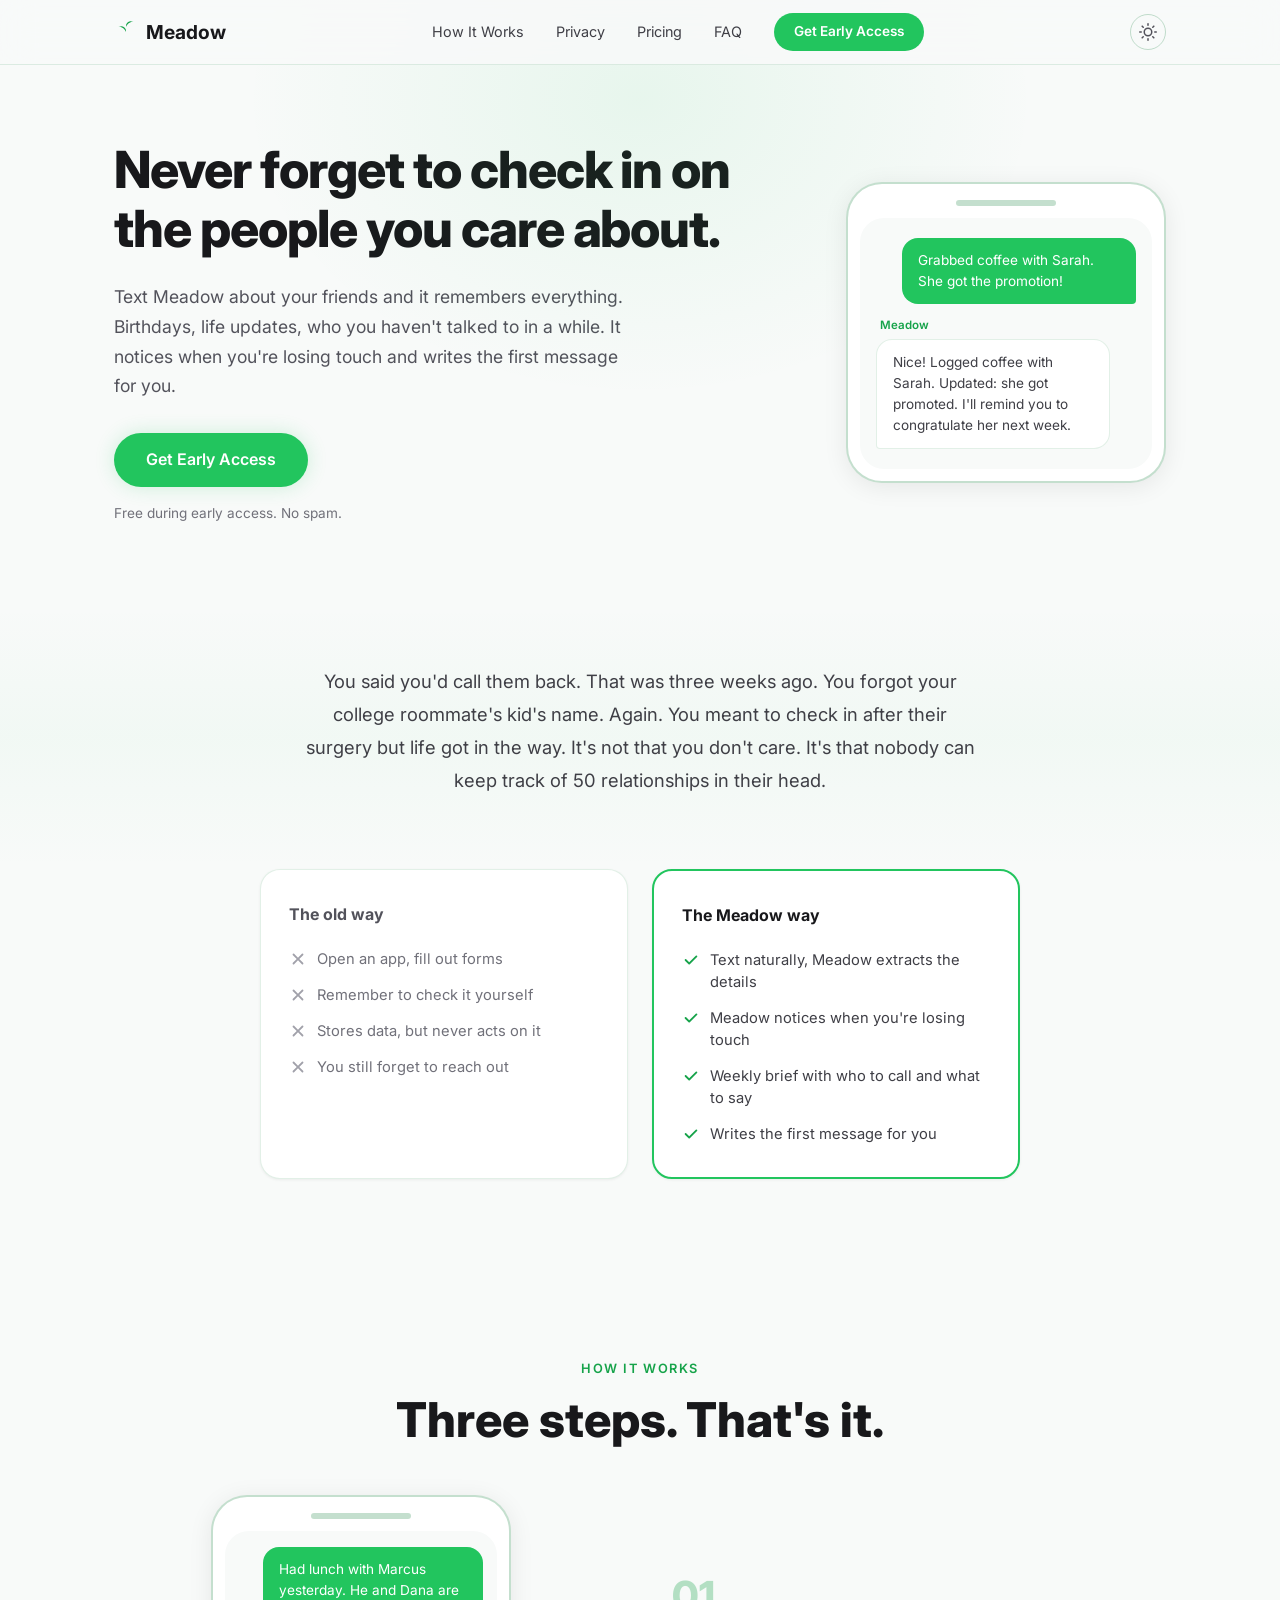
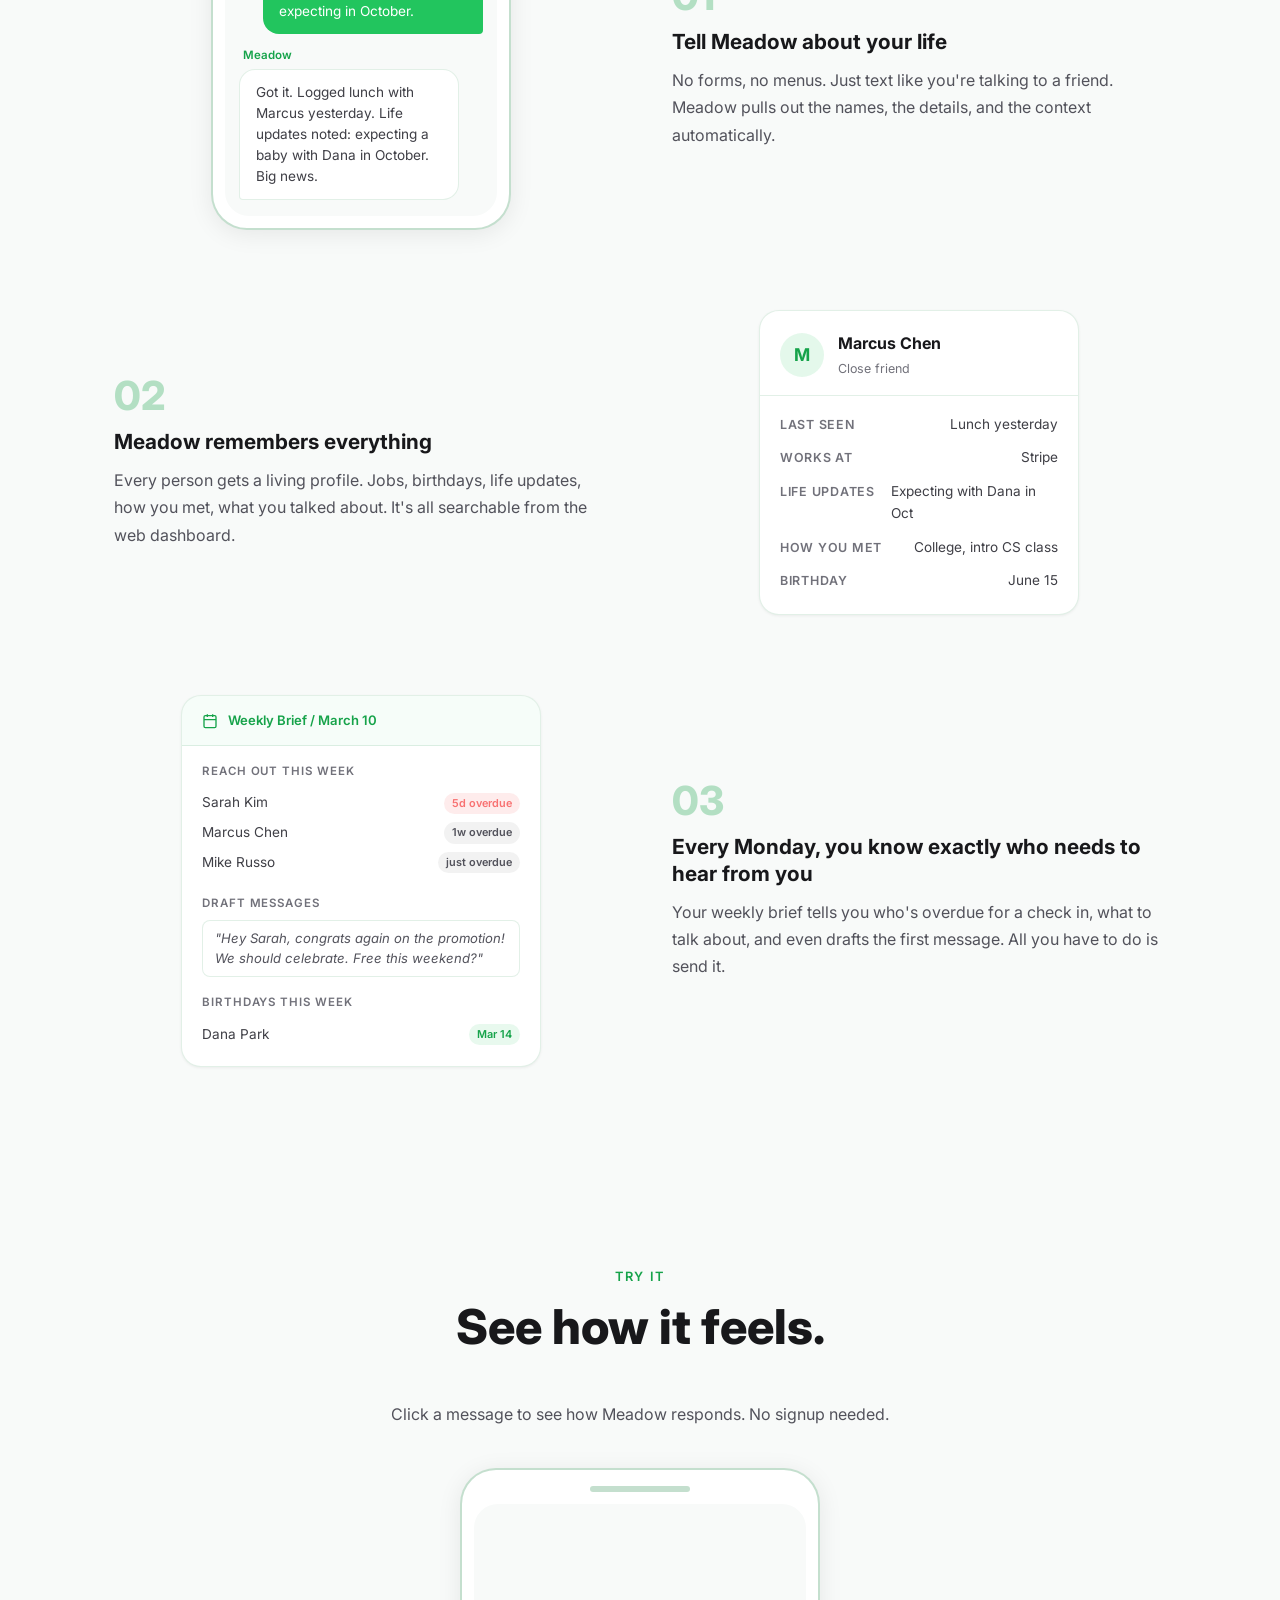
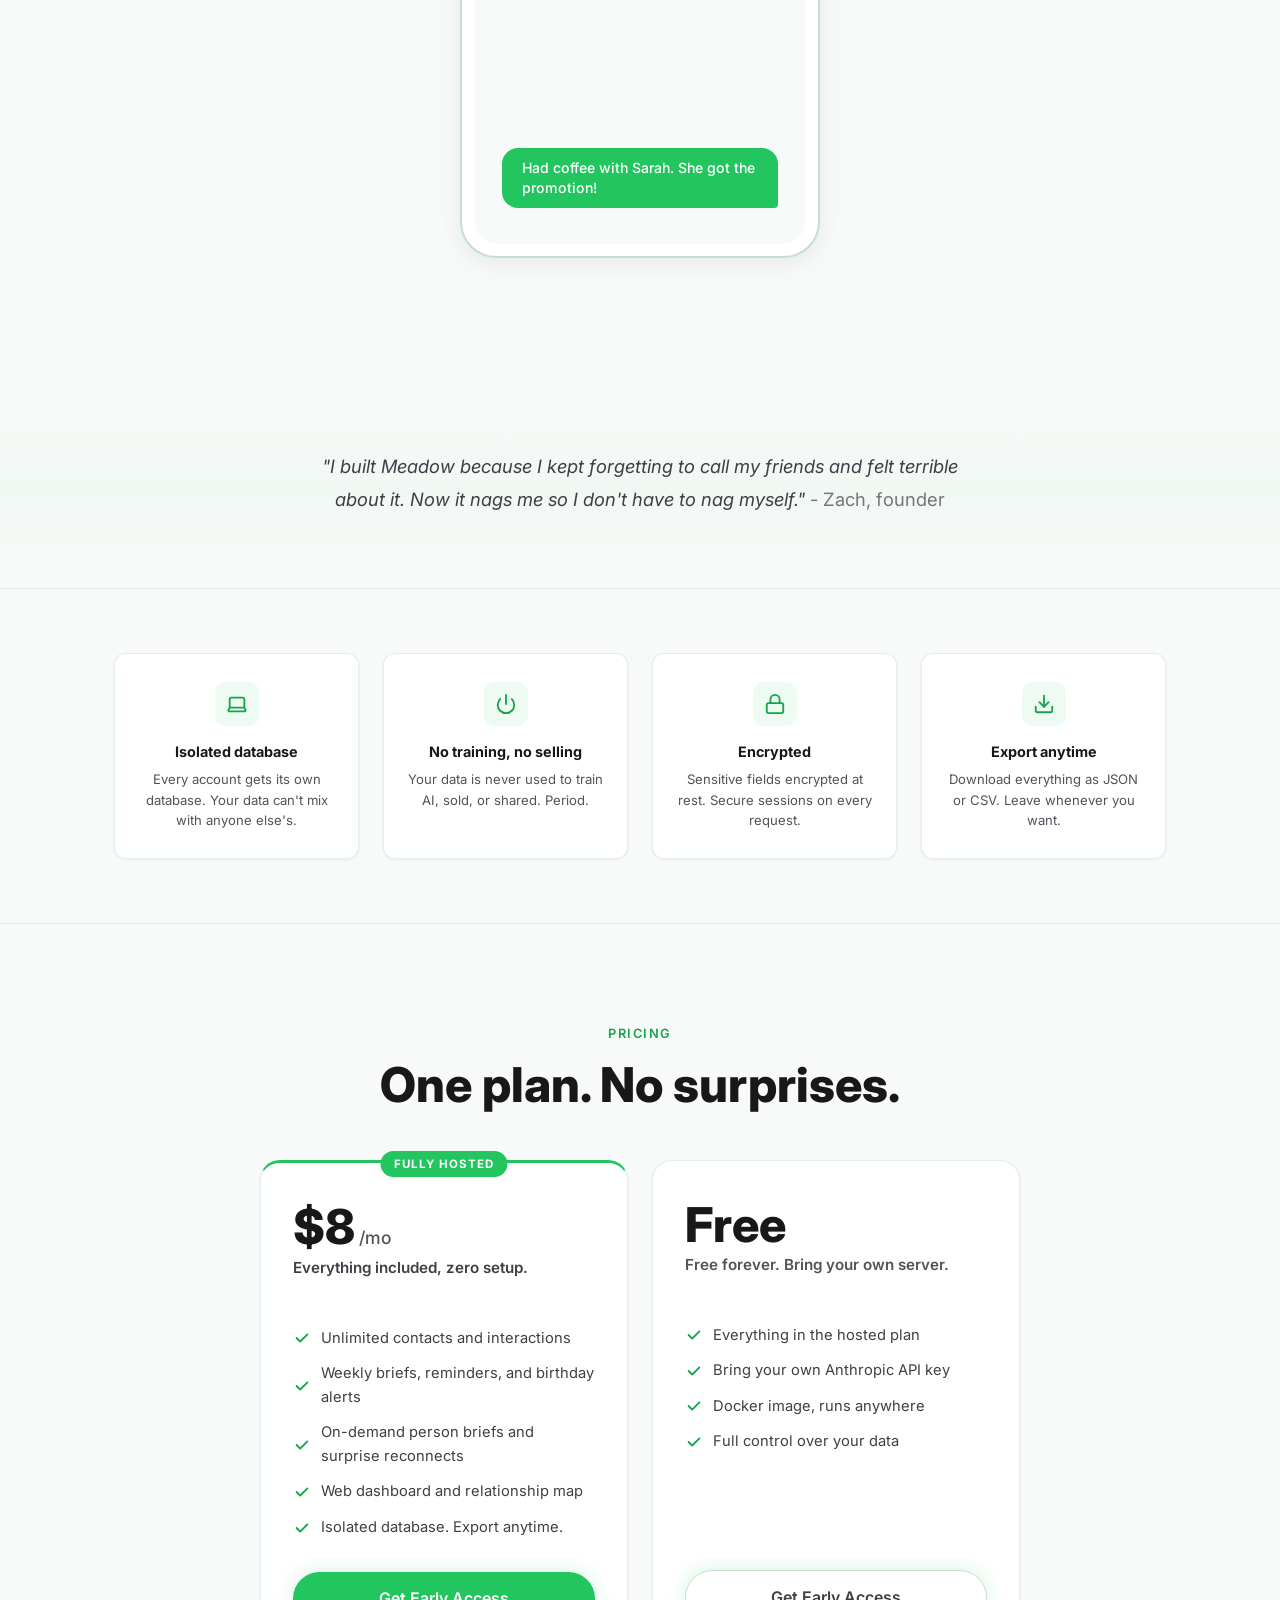
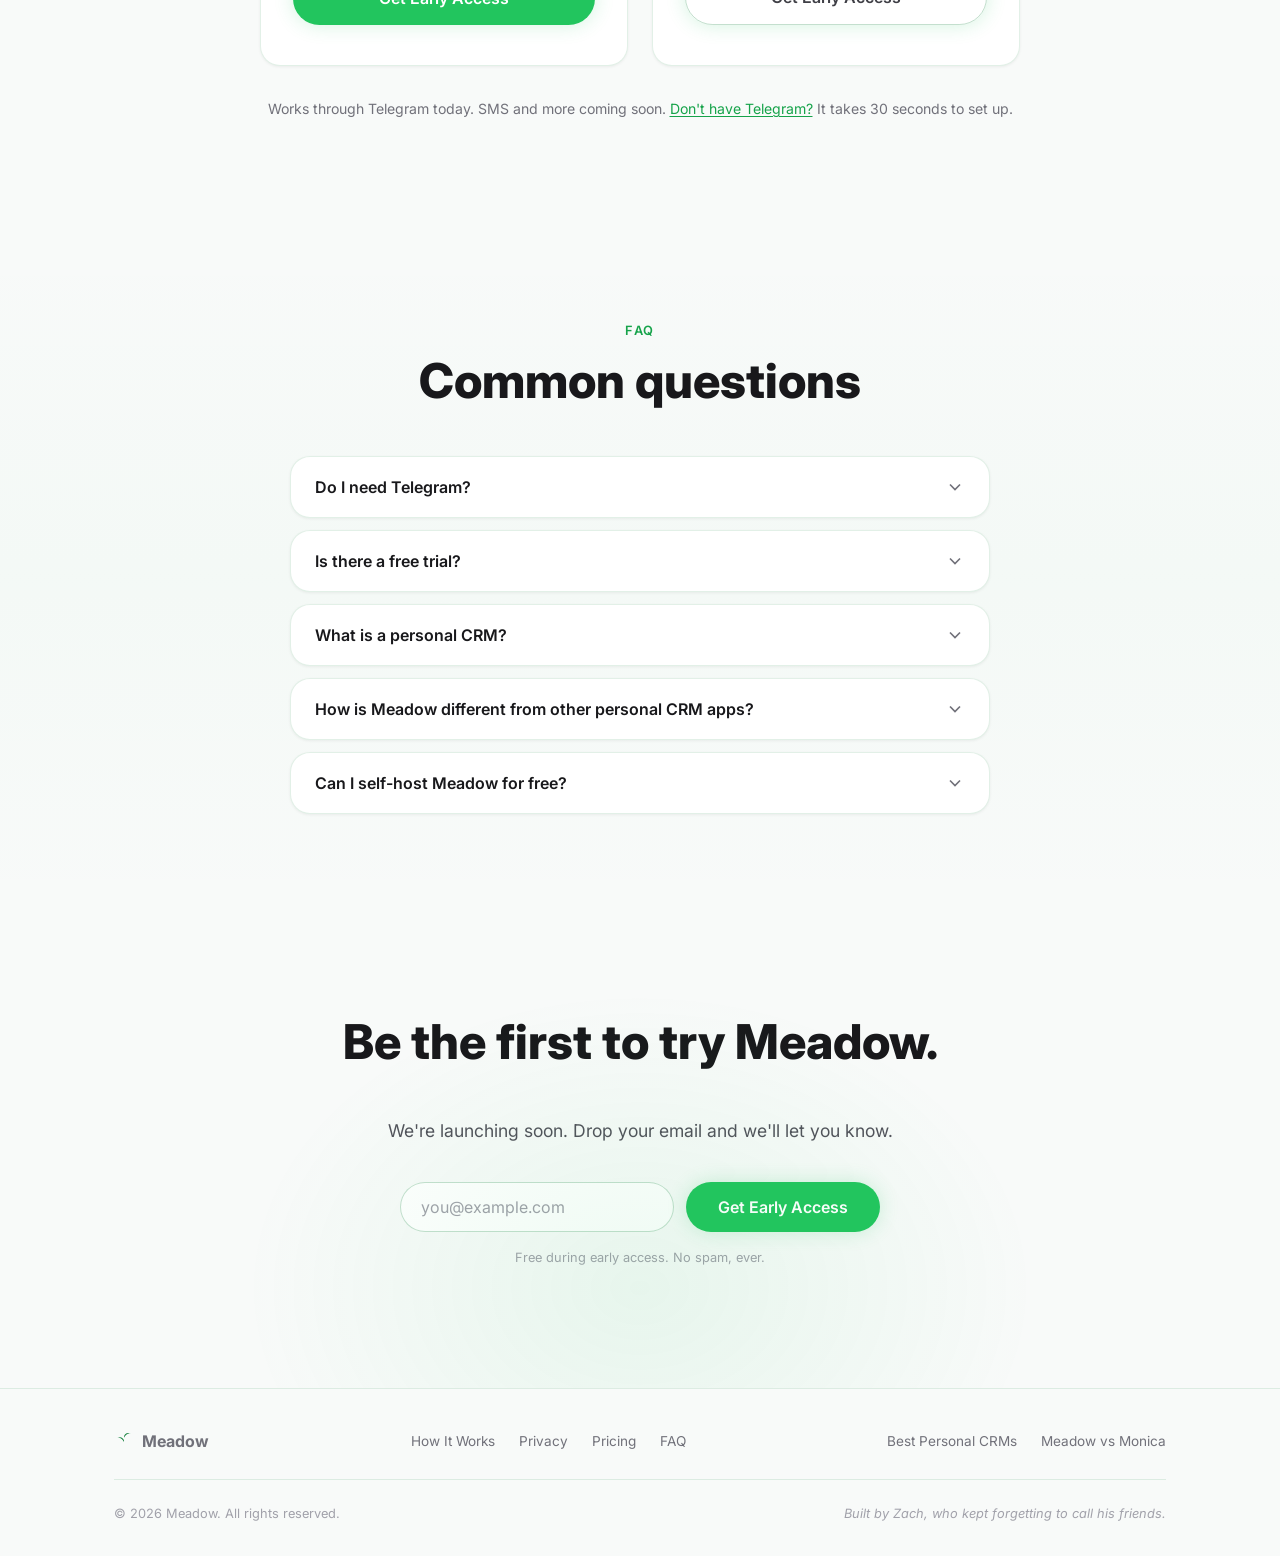
<file: index.html>
<!DOCTYPE html>
<html lang="en" data-theme="light">
<head>
  <meta charset="UTF-8" />
  <meta name="viewport" content="width=device-width, initial-scale=1.0" />
  <title>Meadow | Personal CRM to Stay in Touch with Friends</title>
  <meta name="description" content="Meadow is a personal CRM that lives in Telegram. Track friendships, get birthday reminders, and weekly briefs on who to reach out to and what to say. Free during early access." />
  <link rel="canonical" href="https://zachmeditates.github.io/meadow-site/" />
  <meta name="theme-color" content="#22c55e" />

  <!-- Open Graph -->
  <meta property="og:title" content="Meadow | Personal CRM to Stay in Touch with Friends" />
  <meta property="og:description" content="Meadow is a personal CRM that lives in Telegram. Track friendships, get birthday reminders, and weekly briefs on who to reach out to." />
  <meta property="og:url" content="https://zachmeditates.github.io/meadow-site/" />
  <meta property="og:type" content="website" />
  <meta property="og:site_name" content="Meadow" />
  <meta property="og:image" content="https://zachmeditates.github.io/meadow-site/og-image.jpg" />

  <!-- Twitter Card -->
  <meta name="twitter:card" content="summary_large_image" />
  <meta name="twitter:title" content="Meadow | Personal CRM to Stay in Touch with Friends" />
  <meta name="twitter:description" content="Meadow is a personal CRM that lives in Telegram. Track friendships, get birthday reminders, and weekly briefs on who to reach out to." />
  <meta name="twitter:image" content="https://zachmeditates.github.io/meadow-site/og-image.jpg" />

  <link rel="icon" type="image/svg+xml" href="favicon.svg" />
  <link rel="preconnect" href="https://fonts.googleapis.com" />
  <link rel="preconnect" href="https://fonts.gstatic.com" crossorigin />
  <link href="https://fonts.googleapis.com/css2?family=Inter:wght@400;500;600;700;800&display=swap" rel="stylesheet" />
  <link rel="stylesheet" href="style.css?v=14" />

  <!-- Structured Data -->
  <script type="application/ld+json">
  {
    "@context": "https://schema.org",
    "@type": "SoftwareApplication",
    "name": "Meadow",
    "description": "A personal CRM and relationship manager that lives in Telegram. Text naturally about your friends, and Meadow remembers everything. It nudges you when someone is overdue and sends weekly briefs with draft messages.",
    "applicationCategory": "LifestyleApplication",
    "operatingSystem": "Web, Telegram",
    "url": "https://zachmeditates.github.io/meadow-site/",
    "offers": [
      {
        "@type": "Offer",
        "price": "8",
        "priceCurrency": "USD",
        "name": "Fully Hosted",
        "description": "Everything included, zero setup. Connect Telegram and go."
      },
      {
        "@type": "Offer",
        "price": "0",
        "priceCurrency": "USD",
        "name": "Self-Hosted",
        "description": "Free forever. Bring your own Anthropic API key. Docker image, runs anywhere."
      }
    ],
    "featureList": [
      "Natural language interaction logging",
      "Smart reminders",
      "Relationship circles with overdue nudges",
      "Weekly briefs with draft messages",
      "On-demand person briefs before meetups",
      "Surprise reconnect suggestions",
      "Web dashboard with relationship map",
      "Field-level encryption",
      "Data export (JSON, CSV)"
    ]
  }
  </script>
  <script type="application/ld+json">
  {
    "@context": "https://schema.org",
    "@type": "FAQPage",
    "mainEntity": [
      {
        "@type": "Question",
        "name": "Do I need Telegram to use Meadow?",
        "acceptedAnswer": {
          "@type": "Answer",
          "text": "Yes, Meadow works through Telegram today. If you don't have it, it's a free download that takes under a minute to set up. We chose Telegram because it allows rich interactions without needing you to install a separate app. SMS and more platforms are coming soon."
        }
      },
      {
        "@type": "Question",
        "name": "Is there a free trial?",
        "acceptedAnswer": {
          "@type": "Answer",
          "text": "Early access is free. When we launch paid plans, you will get notice and can decide then."
        }
      },
      {
        "@type": "Question",
        "name": "What is a personal CRM?",
        "acceptedAnswer": {
          "@type": "Answer",
          "text": "A personal CRM (customer relationship manager) is a tool for keeping track of the people in your life. Unlike business CRMs built for sales teams, a personal CRM helps you remember birthdays, life updates, and when you last talked to someone. Meadow is a personal CRM designed specifically for friendships."
        }
      },
      {
        "@type": "Question",
        "name": "How is Meadow different from other personal CRM apps?",
        "acceptedAnswer": {
          "@type": "Answer",
          "text": "Most personal CRM apps require you to open a web app and fill out forms. Meadow is conversational: you text it naturally and it extracts the details automatically. It also lives in Telegram so there is no new app to install, it notices when you are losing touch with someone, and it writes the first message for you in your weekly brief."
        }
      },
      {
        "@type": "Question",
        "name": "Can I self-host Meadow for free?",
        "acceptedAnswer": {
          "@type": "Answer",
          "text": "Yes. Meadow offers a free self-hosted option using Docker. You bring your own Anthropic API key and run it on your own server. You get every feature in the hosted plan with full control over your data."
        }
      }
    ]
  }
  </script>
  <script type="application/ld+json">
  {
    "@context": "https://schema.org",
    "@type": "HowTo",
    "name": "How to use Meadow to stay in touch with friends",
    "description": "Set up Meadow as your personal friendship manager in three simple steps.",
    "step": [
      {
        "@type": "HowToStep",
        "position": 1,
        "name": "Tell Meadow about your life",
        "text": "Text Meadow naturally in Telegram. No forms or menus. Just say things like 'Had lunch with Marcus, he and Dana are expecting in October' and Meadow extracts the names, details, and context automatically."
      },
      {
        "@type": "HowToStep",
        "position": 2,
        "name": "Meadow remembers everything",
        "text": "Every person gets a living profile with jobs, birthdays, life updates, how you met, and what you talked about. Everything is searchable from the web dashboard."
      },
      {
        "@type": "HowToStep",
        "position": 3,
        "name": "Get your weekly brief every Monday",
        "text": "Your weekly brief tells you who is overdue for a check-in, what to talk about, and even drafts the first message. All you have to do is send it."
      }
    ]
  }
  </script>
  <script type="application/ld+json">
  {
    "@context": "https://schema.org",
    "@type": "Organization",
    "name": "Meadow",
    "url": "https://zachmeditates.github.io/meadow-site/",
    "logo": "https://zachmeditates.github.io/meadow-site/favicon.svg",
    "founder": {
      "@type": "Person",
      "name": "Zach"
    }
  }
  </script>
  <script type="application/ld+json">
  {
    "@context": "https://schema.org",
    "@type": "BreadcrumbList",
    "itemListElement": [
      {
        "@type": "ListItem",
        "position": 1,
        "name": "Meadow",
        "item": "https://zachmeditates.github.io/meadow-site/"
      }
    ]
  }
  </script>
</head>
<body>

  <!-- NAV -->
  <nav class="nav">
    <div class="nav__inner">
      <a href="#" class="nav__logo">
        <svg class="nav__icon" viewBox="0 0 24 24" fill="currentColor" role="img" aria-label="Meadow logo"><path d="M12 22v-9m0-1c-1-3-5-6-8-5 4-2 7 0 8 3m0-3c1-3 5-6 8-5-4-2-7 0-8 3m0-5c-.5-3-2-6-4-7 3 0 4 3 4 5m0-5c.5-3 2-6 4-7-3 0-4 3-4 5"/></svg>
        Meadow
      </a>
      <div class="nav__links">
        <a href="#how-it-works">How It Works</a>
        <a href="#privacy">Privacy</a>
        <a href="#pricing">Pricing</a>
        <a href="#faq">FAQ</a>
        <a href="#signup" class="btn btn--sm">Get Early Access</a>
      </div>
      <div class="nav__right">
        <button class="theme-toggle" aria-label="Toggle theme" id="theme-btn">
          <svg class="theme-toggle__dark" viewBox="0 0 24 24" fill="none" stroke="currentColor" stroke-width="2" stroke-linecap="round" stroke-linejoin="round"><path d="M21 12.79A9 9 0 1 1 11.21 3 7 7 0 0 0 21 12.79z"/></svg>
          <svg class="theme-toggle__light" viewBox="0 0 24 24" fill="none" stroke="currentColor" stroke-width="2" stroke-linecap="round" stroke-linejoin="round"><circle cx="12" cy="12" r="5"/><line x1="12" y1="1" x2="12" y2="3"/><line x1="12" y1="21" x2="12" y2="23"/><line x1="4.22" y1="4.22" x2="5.64" y2="5.64"/><line x1="18.36" y1="18.36" x2="19.78" y2="19.78"/><line x1="1" y1="12" x2="3" y2="12"/><line x1="21" y1="12" x2="23" y2="12"/><line x1="4.22" y1="19.78" x2="5.64" y2="18.36"/><line x1="18.36" y1="5.64" x2="19.78" y2="4.22"/></svg>
        </button>
        <button class="nav__mobile" aria-label="Menu" id="nav-mobile-btn">
          <svg viewBox="0 0 24 24" fill="none" stroke="currentColor" stroke-width="2"><path d="M3 12h18M3 6h18M3 18h18"/></svg>
        </button>
      </div>
    </div>
  </nav>

  <main>

  <!-- HERO: Horizontal split, text left + phone mockup right -->
  <section class="hero">
    <div class="hero__glow"></div>
    <div class="container hero__split">
      <div class="hero__text">
        <h1 class="hero__title">Never forget to check in on the people you care about.</h1>
        <p class="hero__sub">Text Meadow about your friends and it remembers everything. Birthdays, life updates, who you haven't talked to in a while. It notices when you're losing touch and writes the first message for you.</p>
        <div class="hero__cta">
          <a href="#signup" class="btn btn--lg">Get Early Access</a>
        </div>
        <p class="hero__trust">Free during early access. No spam.</p>
      </div>
      <div class="hero__phone" aria-label="Demo of Meadow chat showing a conversation about logging a coffee meetup with a friend">
        <div class="phone-mockup">
          <div class="phone-mockup__notch"></div>
          <div class="phone-mockup__screen">
            <div class="chat chat--compact">
              <div class="chat__msg chat__msg--user">
                <div class="chat__bubble">Grabbed coffee with Sarah. She got the promotion!</div>
              </div>
              <div class="chat__msg chat__msg--agent">
                <div class="chat__name">Meadow</div>
                <div class="chat__bubble">Nice! Logged coffee with Sarah. Updated: she got promoted. I'll remind you to congratulate her next week.</div>
              </div>
            </div>
          </div>
        </div>
      </div>
    </div>
  </section>


  <!-- PROBLEM STATEMENT -->
  <section class="problem">
    <div class="container">
      <p class="problem__text">You said you'd call them back. That was three weeks ago. You forgot your college roommate's kid's name. Again. You meant to check in after their surgery but life got in the way. It's not that you don't care. It's that nobody can keep track of 50 relationships in their head.</p>
    </div>
  </section>


  <!-- COMPARISON: Old Way vs Meadow -->
  <section class="compare" id="compare">
    <div class="container">
      <div class="compare__grid">
        <div class="compare__col compare__col--old">
          <h3 class="compare__heading">The old way</h3>
          <ul class="compare__list">
            <li>
              <svg viewBox="0 0 20 20" fill="currentColor"><path fill-rule="evenodd" d="M4.293 4.293a1 1 0 011.414 0L10 8.586l4.293-4.293a1 1 0 111.414 1.414L11.414 10l4.293 4.293a1 1 0 01-1.414 1.414L10 11.414l-4.293 4.293a1 1 0 01-1.414-1.414L8.586 10 4.293 5.707a1 1 0 010-1.414z" clip-rule="evenodd"/></svg>
              Open an app, fill out forms
            </li>
            <li>
              <svg viewBox="0 0 20 20" fill="currentColor"><path fill-rule="evenodd" d="M4.293 4.293a1 1 0 011.414 0L10 8.586l4.293-4.293a1 1 0 111.414 1.414L11.414 10l4.293 4.293a1 1 0 01-1.414 1.414L10 11.414l-4.293 4.293a1 1 0 01-1.414-1.414L8.586 10 4.293 5.707a1 1 0 010-1.414z" clip-rule="evenodd"/></svg>
              Remember to check it yourself
            </li>
            <li>
              <svg viewBox="0 0 20 20" fill="currentColor"><path fill-rule="evenodd" d="M4.293 4.293a1 1 0 011.414 0L10 8.586l4.293-4.293a1 1 0 111.414 1.414L11.414 10l4.293 4.293a1 1 0 01-1.414 1.414L10 11.414l-4.293 4.293a1 1 0 01-1.414-1.414L8.586 10 4.293 5.707a1 1 0 010-1.414z" clip-rule="evenodd"/></svg>
              Stores data, but never acts on it
            </li>
            <li>
              <svg viewBox="0 0 20 20" fill="currentColor"><path fill-rule="evenodd" d="M4.293 4.293a1 1 0 011.414 0L10 8.586l4.293-4.293a1 1 0 111.414 1.414L11.414 10l4.293 4.293a1 1 0 01-1.414 1.414L10 11.414l-4.293 4.293a1 1 0 01-1.414-1.414L8.586 10 4.293 5.707a1 1 0 010-1.414z" clip-rule="evenodd"/></svg>
              You still forget to reach out
            </li>
          </ul>
        </div>
        <div class="compare__col compare__col--new">
          <h3 class="compare__heading">The Meadow way</h3>
          <ul class="compare__list">
            <li>
              <svg viewBox="0 0 20 20" fill="currentColor"><path fill-rule="evenodd" d="M16.707 5.293a1 1 0 010 1.414l-8 8a1 1 0 01-1.414 0l-4-4a1 1 0 011.414-1.414L8 12.586l7.293-7.293a1 1 0 011.414 0z" clip-rule="evenodd"/></svg>
              Text naturally, Meadow extracts the details
            </li>
            <li>
              <svg viewBox="0 0 20 20" fill="currentColor"><path fill-rule="evenodd" d="M16.707 5.293a1 1 0 010 1.414l-8 8a1 1 0 01-1.414 0l-4-4a1 1 0 011.414-1.414L8 12.586l7.293-7.293a1 1 0 011.414 0z" clip-rule="evenodd"/></svg>
              Meadow notices when you're losing touch
            </li>
            <li>
              <svg viewBox="0 0 20 20" fill="currentColor"><path fill-rule="evenodd" d="M16.707 5.293a1 1 0 010 1.414l-8 8a1 1 0 01-1.414 0l-4-4a1 1 0 011.414-1.414L8 12.586l7.293-7.293a1 1 0 011.414 0z" clip-rule="evenodd"/></svg>
              Weekly brief with who to call and what to say
            </li>
            <li>
              <svg viewBox="0 0 20 20" fill="currentColor"><path fill-rule="evenodd" d="M16.707 5.293a1 1 0 010 1.414l-8 8a1 1 0 01-1.414 0l-4-4a1 1 0 011.414-1.414L8 12.586l7.293-7.293a1 1 0 011.414 0z" clip-rule="evenodd"/></svg>
              Writes the first message for you
            </li>
          </ul>
        </div>
      </div>
    </div>
  </section>


  <!-- HOW IT WORKS: Three alternating horizontal steps -->
  <section class="how" id="how-it-works">
    <div class="container">
      <div class="section-label">How It Works</div>
      <h2 class="section-title">Three steps. That's it.</h2>

      <!-- Step 1: visual left, text right -->
      <div class="how__step">
        <div class="how__visual">
          <div class="phone-mockup phone-mockup--sm">
            <div class="phone-mockup__notch"></div>
            <div class="phone-mockup__screen">
              <div class="chat chat--compact">
                <div class="chat__msg chat__msg--user">
                  <div class="chat__bubble">Had lunch with Marcus yesterday. He and Dana are expecting in October.</div>
                </div>
                <div class="chat__msg chat__msg--agent">
                  <div class="chat__name">Meadow</div>
                  <div class="chat__bubble">Got it. Logged lunch with Marcus yesterday. Life updates noted: expecting a baby with Dana in October. Big news.</div>
                </div>
              </div>
            </div>
          </div>
        </div>
        <div class="how__text">
          <div class="how__step-num">01</div>
          <h3>Tell Meadow about your life</h3>
          <p>No forms, no menus. Just text like you're talking to a friend. Meadow pulls out the names, the details, and the context automatically.</p>
        </div>
      </div>

      <!-- Step 2: text left, visual right (reversed) -->
      <div class="how__step how__step--reverse">
        <div class="how__visual">
          <div class="contact-card">
            <div class="contact-card__header">
              <div class="contact-card__avatar">M</div>
              <div>
                <div class="contact-card__name">Marcus Chen</div>
                <div class="contact-card__meta">Close friend</div>
              </div>
            </div>
            <div class="contact-card__details">
              <div class="contact-card__row">
                <span class="contact-card__label">Last seen</span>
                <span>Lunch yesterday</span>
              </div>
              <div class="contact-card__row">
                <span class="contact-card__label">Works at</span>
                <span>Stripe</span>
              </div>
              <div class="contact-card__row">
                <span class="contact-card__label">Life updates</span>
                <span>Expecting with Dana in Oct</span>
              </div>
              <div class="contact-card__row">
                <span class="contact-card__label">How you met</span>
                <span>College, intro CS class</span>
              </div>
              <div class="contact-card__row">
                <span class="contact-card__label">Birthday</span>
                <span>June 15</span>
              </div>
            </div>
          </div>
        </div>
        <div class="how__text">
          <div class="how__step-num">02</div>
          <h3>Meadow remembers everything</h3>
          <p>Every person gets a living profile. Jobs, birthdays, life updates, how you met, what you talked about. It's all searchable from the web dashboard.</p>
        </div>
      </div>

      <!-- Step 3: visual left, text right -->
      <div class="how__step">
        <div class="how__visual">
          <div class="brief__card">
            <div class="brief__card-header">
              <svg viewBox="0 0 24 24" fill="none" stroke="currentColor" stroke-width="2"><rect x="3" y="4" width="18" height="18" rx="2" ry="2"/><line x1="16" y1="2" x2="16" y2="6"/><line x1="8" y1="2" x2="8" y2="6"/><line x1="3" y1="10" x2="21" y2="10"/></svg>
              Weekly Brief / March 10
            </div>
            <div class="brief__card-body">
              <div class="brief__section">
                <strong>Reach Out This Week</strong>
                <div class="brief__row"><span class="brief__name">Sarah Kim</span><span class="brief__tag brief__tag--urgent">5d overdue</span></div>
                <div class="brief__row"><span class="brief__name">Marcus Chen</span><span class="brief__tag">1w overdue</span></div>
                <div class="brief__row"><span class="brief__name">Mike Russo</span><span class="brief__tag">just overdue</span></div>
              </div>
              <div class="brief__section">
                <strong>Draft Messages</strong>
                <div class="brief__draft">"Hey Sarah, congrats again on the promotion! We should celebrate. Free this weekend?"</div>
              </div>
              <div class="brief__section">
                <strong>Birthdays This Week</strong>
                <div class="brief__row"><span class="brief__name">Dana Park</span><span class="brief__tag brief__tag--bday">Mar 14</span></div>
              </div>
            </div>
          </div>
        </div>
        <div class="how__text">
          <div class="how__step-num">03</div>
          <h3>Every Monday, you know exactly who needs to hear from you</h3>
          <p>Your weekly brief tells you who's overdue for a check in, what to talk about, and even drafts the first message. All you have to do is send it.</p>
        </div>
      </div>

    </div>
  </section>


  <!-- INTERACTIVE DEMO -->
  <section class="demo" id="demo">
    <div class="container">
      <div class="section-label">Try It</div>
      <h2 class="section-title">See how it feels.</h2>
      <p class="demo__sub">Click a message to see how Meadow responds. No signup needed.</p>
      <div class="demo__phone">
        <div class="phone-mockup phone-mockup--demo">
          <div class="phone-mockup__notch"></div>
          <div class="phone-mockup__screen">
            <div class="demo__chat" id="demo-chat"></div>
            <div class="demo__prompts" id="demo-prompts"></div>
          </div>
        </div>
      </div>
      <div class="demo__final" id="demo-final">
        <p>That's Meadow. Ready to try it for real?</p>
        <a href="#signup" class="btn btn--lg">Get Early Access</a>
      </div>
    </div>
  </section>


  <!-- SOCIAL PROOF -->
  <section class="problem">
    <div class="container">
      <p class="problem__text" style="font-style: italic; text-align: center;">"I built Meadow because I kept forgetting to call my friends and felt terrible about it. Now it nags me so I don't have to nag myself." <span style="font-style: normal; opacity: 0.7;">- Zach, founder</span></p>
    </div>
  </section>


  <!-- TRUST BAR -->
  <section class="trust" id="privacy">
    <div class="container">
      <div class="trust__grid">
        <div class="trust__item">
          <div class="trust__icon">
            <svg viewBox="0 0 24 24" fill="none" stroke="currentColor" stroke-width="2" stroke-linecap="round" stroke-linejoin="round"><path d="M20 16V7a2 2 0 0 0-2-2H6a2 2 0 0 0-2 2v9m16 0H4m16 0 1.28 2.55a1 1 0 0 1-.9 1.45H3.62a1 1 0 0 1-.9-1.45L4 16"/></svg>
          </div>
          <h3>Isolated database</h3>
          <p>Every account gets its own database. Your data can't mix with anyone else's.</p>
        </div>
        <div class="trust__item">
          <div class="trust__icon">
            <svg viewBox="0 0 24 24" fill="none" stroke="currentColor" stroke-width="2" stroke-linecap="round" stroke-linejoin="round"><path d="M18.36 6.64a9 9 0 1 1-12.73 0"/><line x1="12" y1="2" x2="12" y2="12"/></svg>
          </div>
          <h3>No training, no selling</h3>
          <p>Your data is never used to train AI, sold, or shared. Period.</p>
        </div>
        <div class="trust__item">
          <div class="trust__icon">
            <svg viewBox="0 0 24 24" fill="none" stroke="currentColor" stroke-width="2" stroke-linecap="round" stroke-linejoin="round"><rect x="3" y="11" width="18" height="11" rx="2" ry="2"/><path d="M7 11V7a5 5 0 0 1 10 0v4"/></svg>
          </div>
          <h3>Encrypted</h3>
          <p>Sensitive fields encrypted at rest. Secure sessions on every request.</p>
        </div>
        <div class="trust__item">
          <div class="trust__icon">
            <svg viewBox="0 0 24 24" fill="none" stroke="currentColor" stroke-width="2" stroke-linecap="round" stroke-linejoin="round"><path d="M21 15v4a2 2 0 0 1-2 2H5a2 2 0 0 1-2-2v-4"/><polyline points="7 10 12 15 17 10"/><line x1="12" y1="15" x2="12" y2="3"/></svg>
          </div>
          <h3>Export anytime</h3>
          <p>Download everything as JSON or CSV. Leave whenever you want.</p>
        </div>
      </div>
    </div>
  </section>


  <!-- PRICING -->
  <section class="pricing" id="pricing">
    <div class="container">
      <div class="section-label">Pricing</div>
      <h2 class="section-title">One plan. No surprises.</h2>

      <div class="pricing__grid">

        <div class="pricing__card pricing__card--primary">
          <div class="pricing__popular">Fully Hosted</div>
          <div class="pricing__price">
            <span class="pricing__amount">$8</span>
            <span class="pricing__period">/mo</span>
          </div>
          <p class="pricing__pitch">Everything included, zero setup.</p>
          <p class="pricing__billed"></p>
          <ul class="pricing__features">
            <li>
              <svg viewBox="0 0 20 20" fill="currentColor"><path fill-rule="evenodd" d="M16.707 5.293a1 1 0 010 1.414l-8 8a1 1 0 01-1.414 0l-4-4a1 1 0 011.414-1.414L8 12.586l7.293-7.293a1 1 0 011.414 0z" clip-rule="evenodd"/></svg>
              Unlimited contacts and interactions
            </li>
            <li>
              <svg viewBox="0 0 20 20" fill="currentColor"><path fill-rule="evenodd" d="M16.707 5.293a1 1 0 010 1.414l-8 8a1 1 0 01-1.414 0l-4-4a1 1 0 011.414-1.414L8 12.586l7.293-7.293a1 1 0 011.414 0z" clip-rule="evenodd"/></svg>
              Weekly briefs, reminders, and birthday alerts
            </li>
            <li>
              <svg viewBox="0 0 20 20" fill="currentColor"><path fill-rule="evenodd" d="M16.707 5.293a1 1 0 010 1.414l-8 8a1 1 0 01-1.414 0l-4-4a1 1 0 011.414-1.414L8 12.586l7.293-7.293a1 1 0 011.414 0z" clip-rule="evenodd"/></svg>
              On-demand person briefs and surprise reconnects
            </li>
            <li>
              <svg viewBox="0 0 20 20" fill="currentColor"><path fill-rule="evenodd" d="M16.707 5.293a1 1 0 010 1.414l-8 8a1 1 0 01-1.414 0l-4-4a1 1 0 011.414-1.414L8 12.586l7.293-7.293a1 1 0 011.414 0z" clip-rule="evenodd"/></svg>
              Web dashboard and relationship map
            </li>
            <li>
              <svg viewBox="0 0 20 20" fill="currentColor"><path fill-rule="evenodd" d="M16.707 5.293a1 1 0 010 1.414l-8 8a1 1 0 01-1.414 0l-4-4a1 1 0 011.414-1.414L8 12.586l7.293-7.293a1 1 0 011.414 0z" clip-rule="evenodd"/></svg>
              Isolated database. Export anytime.
            </li>
          </ul>
          <a href="#signup" class="btn btn--lg pricing__cta">Get Early Access</a>
        </div>

        <div class="pricing__card">
          <div class="pricing__price">
            <span class="pricing__amount">Free</span>
          </div>
          <p class="pricing__pitch pricing__pitch--alt">Free forever. Bring your own server.</p>
          <p class="pricing__billed pricing__billed--static"></p>
          <ul class="pricing__features">
            <li>
              <svg viewBox="0 0 20 20" fill="currentColor"><path fill-rule="evenodd" d="M16.707 5.293a1 1 0 010 1.414l-8 8a1 1 0 01-1.414 0l-4-4a1 1 0 011.414-1.414L8 12.586l7.293-7.293a1 1 0 011.414 0z" clip-rule="evenodd"/></svg>
              Everything in the hosted plan
            </li>
            <li>
              <svg viewBox="0 0 20 20" fill="currentColor"><path fill-rule="evenodd" d="M16.707 5.293a1 1 0 010 1.414l-8 8a1 1 0 01-1.414 0l-4-4a1 1 0 011.414-1.414L8 12.586l7.293-7.293a1 1 0 011.414 0z" clip-rule="evenodd"/></svg>
              Bring your own Anthropic API key
            </li>
            <li>
              <svg viewBox="0 0 20 20" fill="currentColor"><path fill-rule="evenodd" d="M16.707 5.293a1 1 0 010 1.414l-8 8a1 1 0 01-1.414 0l-4-4a1 1 0 011.414-1.414L8 12.586l7.293-7.293a1 1 0 011.414 0z" clip-rule="evenodd"/></svg>
              Docker image, runs anywhere
            </li>
            <li>
              <svg viewBox="0 0 20 20" fill="currentColor"><path fill-rule="evenodd" d="M16.707 5.293a1 1 0 010 1.414l-8 8a1 1 0 01-1.414 0l-4-4a1 1 0 011.414-1.414L8 12.586l7.293-7.293a1 1 0 011.414 0z" clip-rule="evenodd"/></svg>
              Full control over your data
            </li>
          </ul>
          <a href="#signup" class="btn btn--lg btn--ghost pricing__cta">Get Early Access</a>
        </div>

      </div>

      <p class="pricing__telegram-note">Works through Telegram today. SMS and more coming soon. <a href="https://telegram.org/apps" target="_blank" rel="noopener">Don't have Telegram?</a> It takes 30 seconds to set up.</p>
    </div>
  </section>


  <!-- FAQ -->
  <section class="faq" id="faq">
    <div class="container">
      <div class="section-label">FAQ</div>
      <h2 class="section-title">Common questions</h2>
      <div class="faq__list">

        <div class="faq__item">
          <button class="faq__question" aria-expanded="false">
            <span>Do I need Telegram?</span>
            <svg class="faq__chevron" viewBox="0 0 24 24" fill="none" stroke="currentColor" stroke-width="2"><polyline points="6 9 12 15 18 9"/></svg>
          </button>
          <div class="faq__answer">
            <p>Yes, Meadow works through Telegram today. If you don't have it, it's a free download that takes under a minute to set up. We chose Telegram because it allows rich interactions without needing you to install a separate app.</p>
          </div>
        </div>

        <div class="faq__item">
          <button class="faq__question" aria-expanded="false">
            <span>Is there a free trial?</span>
            <svg class="faq__chevron" viewBox="0 0 24 24" fill="none" stroke="currentColor" stroke-width="2"><polyline points="6 9 12 15 18 9"/></svg>
          </button>
          <div class="faq__answer">
            <p>Early access is free. When we launch paid plans, you'll get notice and can decide then.</p>
          </div>
        </div>

        <div class="faq__item">
          <button class="faq__question" aria-expanded="false">
            <span>What is a personal CRM?</span>
            <svg class="faq__chevron" viewBox="0 0 24 24" fill="none" stroke="currentColor" stroke-width="2"><polyline points="6 9 12 15 18 9"/></svg>
          </button>
          <div class="faq__answer">
            <p>A personal CRM (customer relationship manager) is a tool for keeping track of the people in your life. Unlike business CRMs built for sales teams, a personal CRM helps you remember birthdays, life updates, and when you last talked to someone. Meadow is a personal CRM designed specifically for friendships.</p>
          </div>
        </div>

        <div class="faq__item">
          <button class="faq__question" aria-expanded="false">
            <span>How is Meadow different from other personal CRM apps?</span>
            <svg class="faq__chevron" viewBox="0 0 24 24" fill="none" stroke="currentColor" stroke-width="2"><polyline points="6 9 12 15 18 9"/></svg>
          </button>
          <div class="faq__answer">
            <p>Most personal CRM apps require you to open a web app and fill out forms. Meadow is conversational: you text it naturally, like talking to a friend, and it extracts the details automatically. It lives in Telegram so there is no new app to install. And instead of just storing data, Meadow notices when you're losing touch with someone and writes the first message for you.</p>
          </div>
        </div>

        <div class="faq__item">
          <button class="faq__question" aria-expanded="false">
            <span>Can I self-host Meadow for free?</span>
            <svg class="faq__chevron" viewBox="0 0 24 24" fill="none" stroke="currentColor" stroke-width="2"><polyline points="6 9 12 15 18 9"/></svg>
          </button>
          <div class="faq__answer">
            <p>Yes. Meadow offers a free self-hosted option using Docker. You bring your own Anthropic API key and run it on your own server. You get every feature in the hosted plan with full control over your data.</p>
          </div>
        </div>

      </div>
    </div>
  </section>


  <!-- CTA / SIGNUP -->
  <section class="cta" id="signup">
    <div class="container">
      <div class="cta__glow"></div>
      <h2 class="section-title">Be the first to try Meadow.</h2>
      <p class="cta__sub">We're launching soon. Drop your email and we'll let you know.</p>
      <form class="cta__form" id="signup-form">
        <input type="email" placeholder="you@example.com" required class="cta__input" />
        <button type="submit" class="btn btn--lg">Get Early Access</button>
      </form>
      <p class="cta__fine">Free during early access. No spam, ever.</p>
      <div class="cta__success" id="cta-success">
        You're on the list. We'll be in touch.
      </div>
    </div>
  </section>

  </main>

  <!-- FOOTER -->
  <footer class="footer">
    <div class="container">
      <div class="footer__top">
        <div class="footer__brand">
          <svg class="footer__icon" viewBox="0 0 24 24" fill="currentColor"><path d="M12 22v-9m0-1c-1-3-5-6-8-5 4-2 7 0 8 3m0-3c1-3 5-6 8-5-4-2-7 0-8 3m0-5c-.5-3-2-6-4-7 3 0 4 3 4 5m0-5c.5-3 2-6 4-7-3 0-4 3-4 5"/></svg>
          Meadow
        </div>
        <nav class="footer__links" aria-label="Footer navigation">
          <a href="#how-it-works">How It Works</a>
          <a href="#privacy">Privacy</a>
          <a href="#pricing">Pricing</a>
          <a href="#faq">FAQ</a>
        </nav>
        <nav class="footer__links" aria-label="Content pages">
          <a href="best-personal-crm.html">Best Personal CRMs</a>
          <a href="vs-monica.html">Meadow vs Monica</a>
        </nav>
      </div>
      <div class="footer__bottom">
        <div class="footer__copy">&copy; 2026 Meadow. All rights reserved.</div>
        <div class="footer__made">Built by Zach, who kept forgetting to call his friends.</div>
      </div>
    </div>
  </footer>

  <script>
    // Theme toggle
    function toggleTheme() {
      var html = document.documentElement;
      var current = html.getAttribute('data-theme');
      var next = current === 'light' ? 'dark' : 'light';
      html.setAttribute('data-theme', next);
      localStorage.setItem('meadow-theme', next);
    }

    // Apply saved theme on load
    (function() {
      var saved = localStorage.getItem('meadow-theme');
      if (saved) {
        document.documentElement.setAttribute('data-theme', saved);
      }
    })();

    // Wire up buttons
    document.getElementById('theme-btn').addEventListener('click', toggleTheme);
    document.getElementById('nav-mobile-btn').addEventListener('click', function() {
      document.querySelector('.nav__links').classList.toggle('open');
    });
    document.getElementById('signup-form').addEventListener('submit', handleSignup);

    async function handleSignup(e) {
      e.preventDefault();
      var form = e.target;
      var btn = form.querySelector('button[type="submit"]');
      var input = form.querySelector('input[type="email"]');
      var email = input.value.trim();
      var success = document.getElementById('cta-success');
      var errorEl = document.getElementById('cta-error');

      if (!email) return;

      btn.disabled = true;
      btn.textContent = 'Joining...';
      if (errorEl) errorEl.style.display = 'none';

      try {
        var res = await fetch('https://formsubmit.co/ajax/zach.wallace@protonmail.com', {
          method: 'POST',
          headers: { 'Content-Type': 'application/json', 'Accept': 'application/json' },
          body: JSON.stringify({
            email: email,
            _subject: 'Meadow Waitlist Signup',
            _captcha: 'false',
            _template: 'box',
          }),
        });

        if (!res.ok) throw new Error('Form service error');

        if (window.location.port === '8080') {
          fetch('/api/waitlist', {
            method: 'POST',
            headers: { 'Content-Type': 'application/json' },
            body: JSON.stringify({ email: email }),
          }).catch(function() {});
        }

        form.style.display = 'none';
        success.style.display = 'block';
      } catch (err) {
        btn.disabled = false;
        btn.textContent = 'Get Early Access';
        if (!errorEl) {
          var p = document.createElement('p');
          p.id = 'cta-error';
          p.className = 'cta__error';
          p.textContent = 'Something went wrong. Try again in a moment.';
          form.after(p);
        } else {
          errorEl.style.display = 'block';
        }
      }
    }

    // Intersection Observer for fade-in animations
    var observer = new IntersectionObserver(function(entries) {
      entries.forEach(function(entry) {
        if (entry.isIntersecting) {
          entry.target.classList.add('visible');
        }
      });
    }, { threshold: 0.1 });

    // FAQ accordion
    document.querySelectorAll('.faq__question').forEach(function(btn) {
      btn.addEventListener('click', function() {
        var item = this.parentElement;
        var isOpen = item.classList.contains('faq__item--open');
        document.querySelectorAll('.faq__item--open').forEach(function(open) {
          open.classList.remove('faq__item--open');
          open.querySelector('.faq__question').setAttribute('aria-expanded', 'false');
        });
        if (!isOpen) {
          item.classList.add('faq__item--open');
          this.setAttribute('aria-expanded', 'true');
        }
      });
    });

    // Interactive demo chat simulator
    (function() {
      var demoSteps = [
        {
          prompt: 'Had coffee with Sarah. She got the promotion!',
          response: 'Nice! Logged coffee with Sarah. Updated: she got promoted. I\'ll remind you to congratulate her next week.'
        },
        {
          prompt: 'What do I know about Sarah?',
          response: 'Sarah Kim \u2014 Close friend. Works at Figma. Last seen: coffee today. Life updates: just got promoted. Birthday: April 22. You met at that design conference in 2023.'
        },
        {
          prompt: 'Who haven\'t I talked to in a while?',
          response: 'Three friends are overdue:\n\u2022 Marcus Chen (12 days, inner circle)\n\u2022 Dana Park (3 weeks, close friend)\n\u2022 Mike Russo (6 weeks, orbit)\nWant me to draft a message for any of them?'
        },
        {
          prompt: 'Draft something for Marcus',
          response: 'How about: "Hey Marcus, it\'s been a minute. How\'s the new place? We should grab dinner soon, I want to hear how the move went." Want me to adjust the tone?'
        }
      ];

      var chatEl = document.getElementById('demo-chat');
      var promptsEl = document.getElementById('demo-prompts');
      var finalEl = document.getElementById('demo-final');
      var currentStep = 0;

      function showPromptButton() {
        if (currentStep >= demoSteps.length) {
          finalEl.classList.add('demo__final--visible');
          return;
        }
        var btn = document.createElement('button');
        btn.className = 'demo__prompt-btn';
        btn.textContent = demoSteps[currentStep].prompt;
        btn.addEventListener('click', function() { runStep(currentStep); });
        promptsEl.innerHTML = '';
        promptsEl.appendChild(btn);
      }

      function runStep(stepIndex) {
        var step = demoSteps[stepIndex];
        promptsEl.innerHTML = '';

        // Add user message
        var userMsg = document.createElement('div');
        userMsg.className = 'chat__msg chat__msg--user';
        userMsg.innerHTML = '<div class="chat__bubble">' + escapeHtml(step.prompt) + '</div>';
        chatEl.appendChild(userMsg);
        scrollChat();

        // Show typing indicator
        var typing = document.createElement('div');
        typing.className = 'demo__typing';
        typing.innerHTML = '<span></span><span></span><span></span>';
        chatEl.appendChild(typing);
        scrollChat();

        // Show agent response after delay
        var delay = 600 + Math.random() * 400;
        setTimeout(function() {
          chatEl.removeChild(typing);
          var agentMsg = document.createElement('div');
          agentMsg.className = 'chat__msg chat__msg--agent';
          var responseHtml = escapeHtml(step.response).replace(/\n/g, '<br>');
          agentMsg.innerHTML = '<div class="chat__name">Meadow</div><div class="chat__bubble">' + responseHtml + '</div>';
          chatEl.appendChild(agentMsg);
          scrollChat();

          currentStep++;
          setTimeout(showPromptButton, 300);
        }, delay);
      }

      function scrollChat() {
        chatEl.scrollTop = chatEl.scrollHeight;
      }

      function escapeHtml(str) {
        var div = document.createElement('div');
        div.appendChild(document.createTextNode(str));
        return div.innerHTML;
      }

      // Start demo when section scrolls into view
      var demoStarted = false;
      var demoObserver = new IntersectionObserver(function(entries) {
        if (entries[0].isIntersecting && !demoStarted) {
          demoStarted = true;
          showPromptButton();
        }
      }, { threshold: 0.3 });

      var demoSection = document.querySelector('.demo');
      if (demoSection) {
        demoObserver.observe(demoSection);
      }
    })();

    // Animate elements on scroll
    document.querySelectorAll('.how__step, .trust__item, .pricing__card, .faq__item, .brief__card').forEach(function(el) {
      el.classList.add('animate');
      observer.observe(el);
    });

    // Smooth scroll for anchor links
    document.querySelectorAll('a[href^="#"]').forEach(function(anchor) {
      anchor.addEventListener('click', function(e) {
        e.preventDefault();
        var target = document.querySelector(this.getAttribute('href'));
        if (target) {
          target.scrollIntoView({ behavior: 'smooth', block: 'start' });
          document.querySelector('.nav__links').classList.remove('open');
        }
      });
    });
  </script>

</body>
</html>
</file>
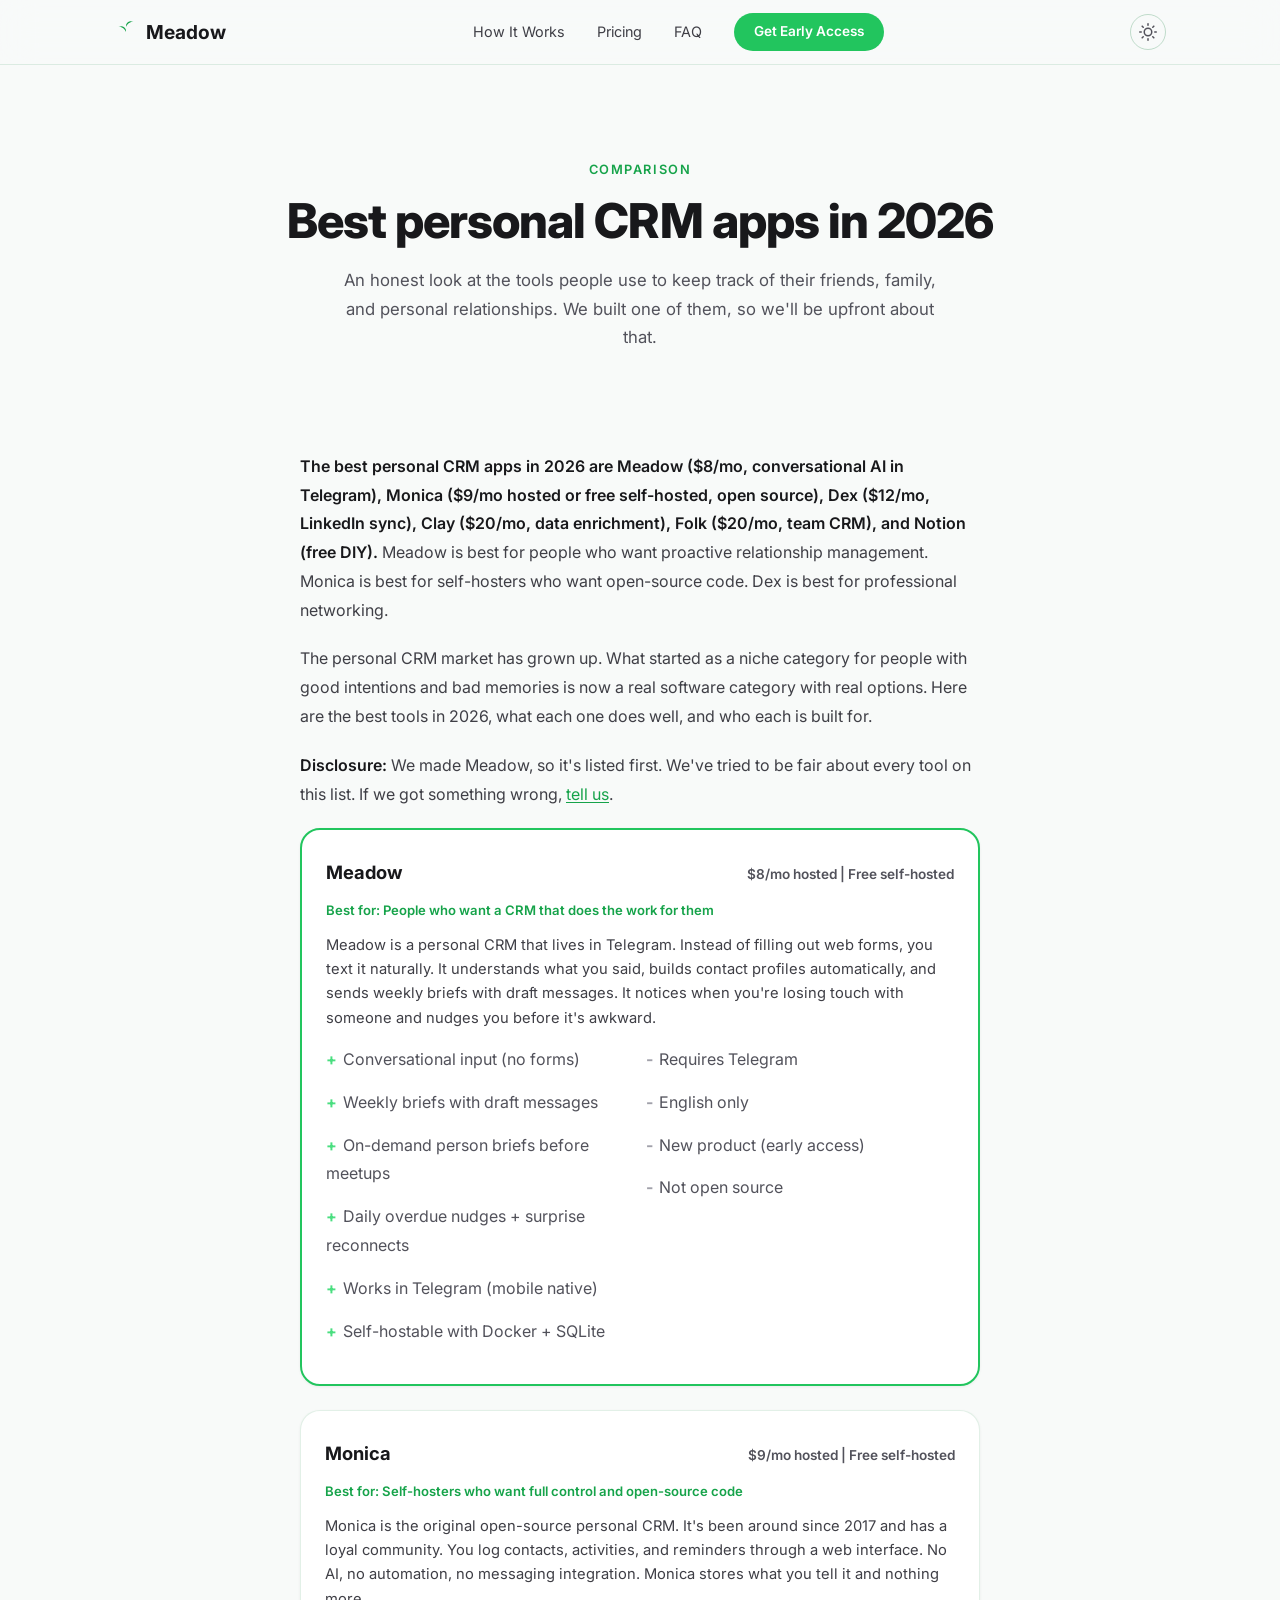
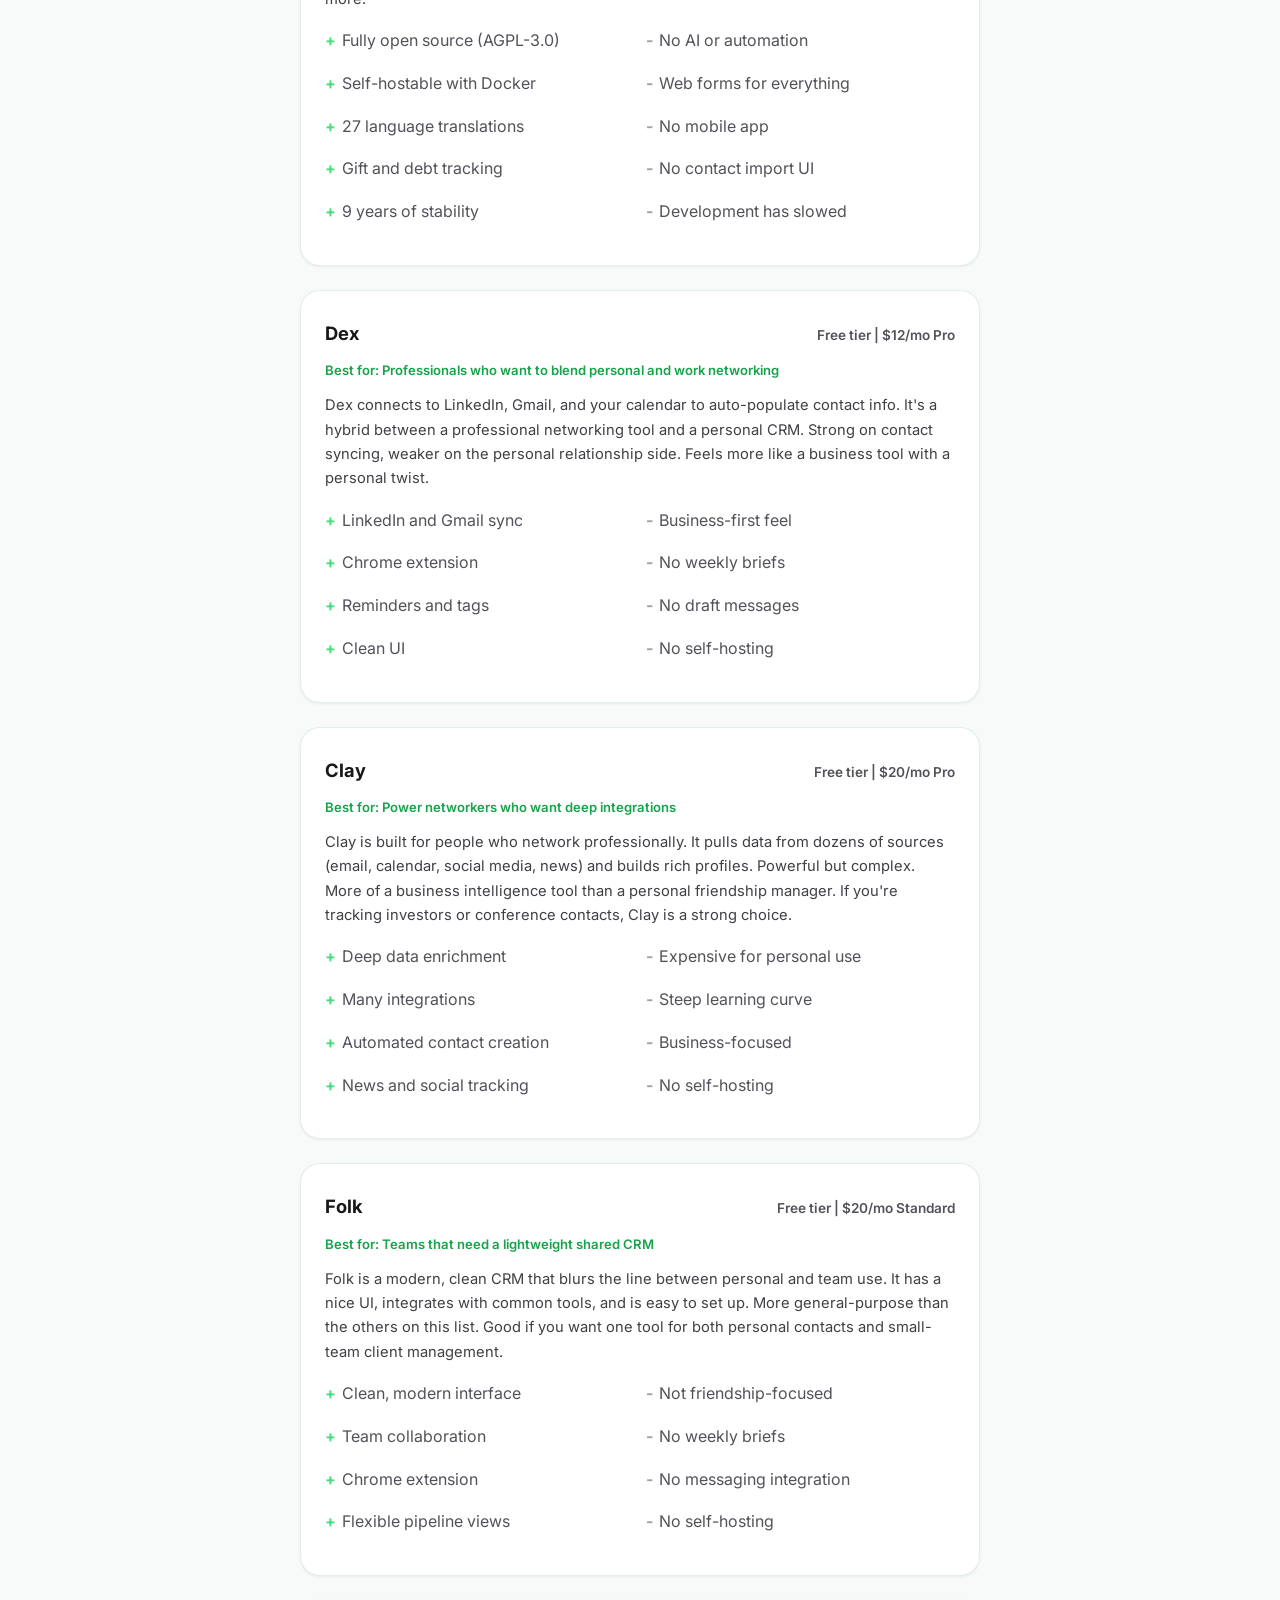
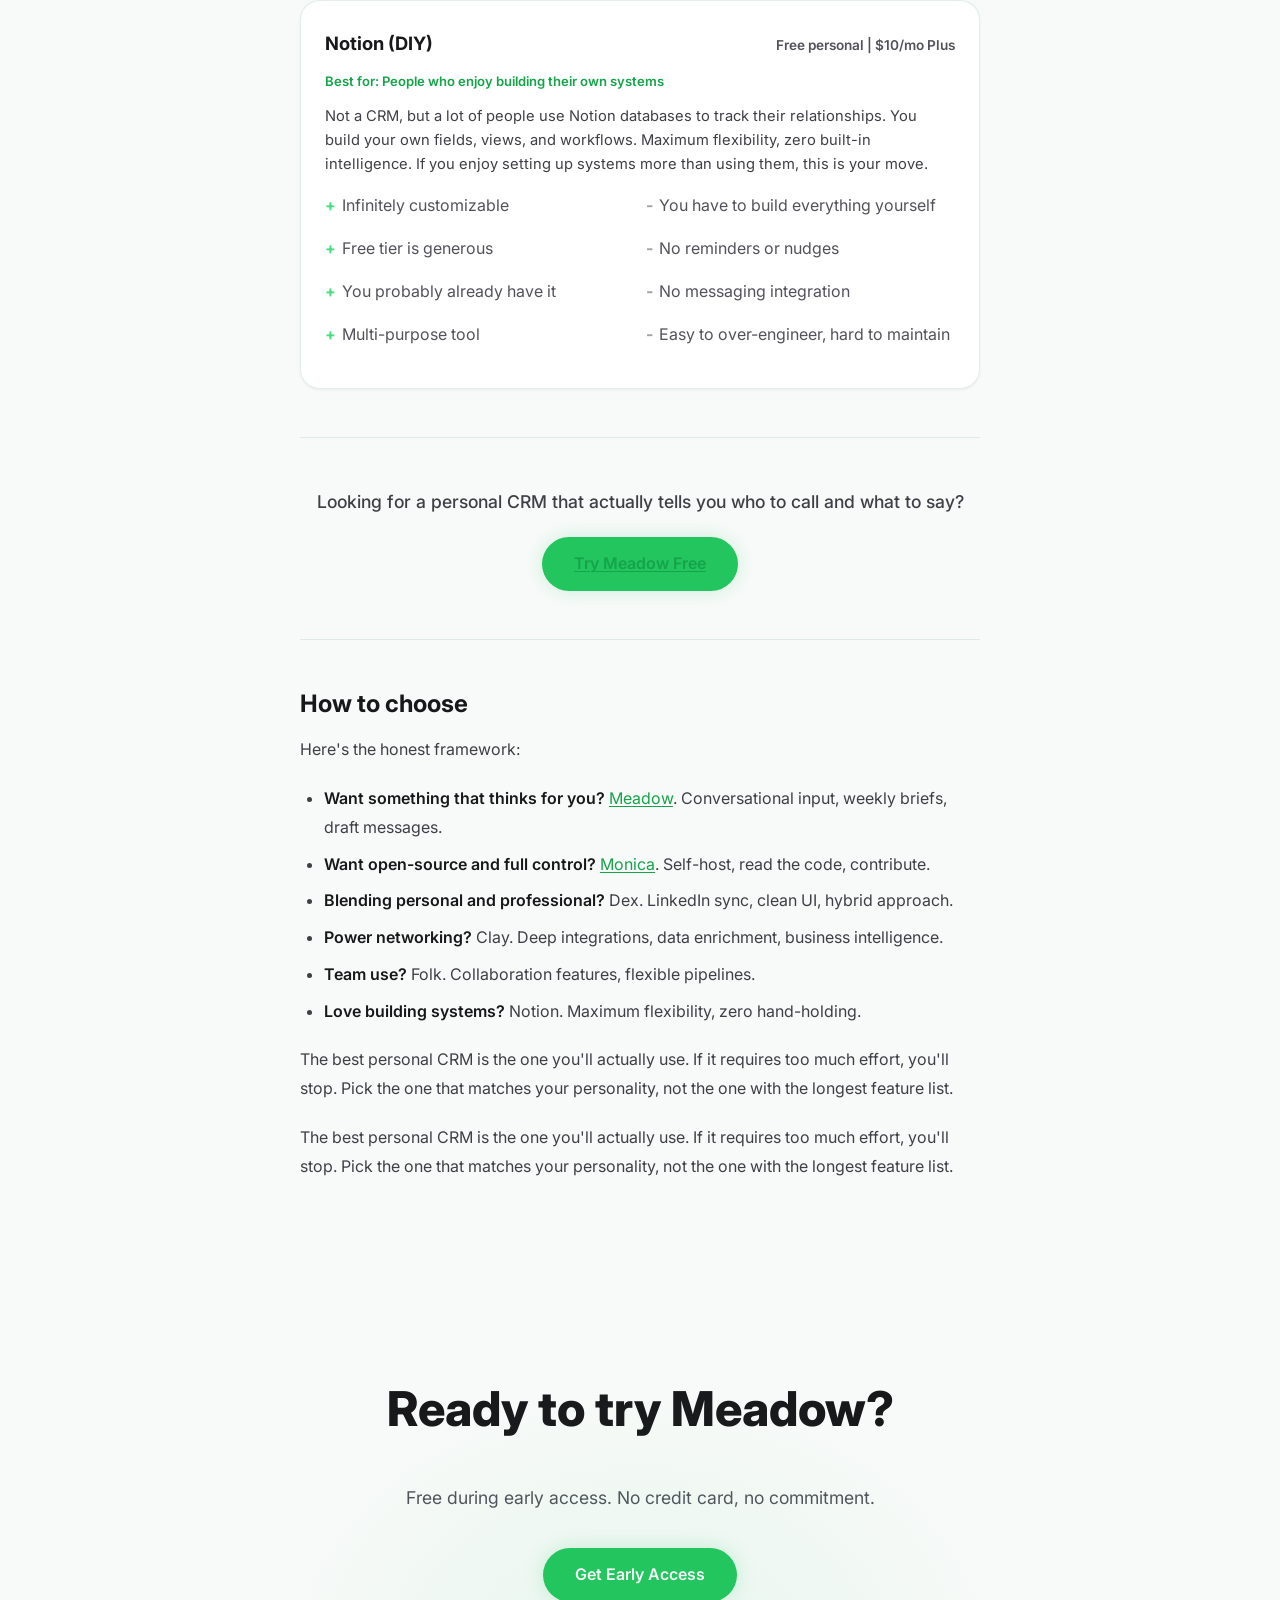
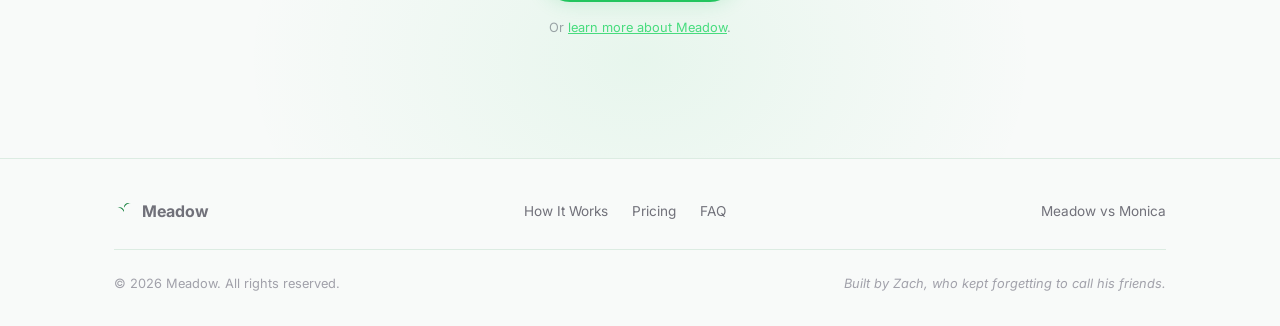
<file: best-personal-crm.html>
<!DOCTYPE html>
<html lang="en" data-theme="light">
<head>
  <meta charset="UTF-8" />
  <meta name="viewport" content="width=device-width, initial-scale=1.0" />
  <title>Best Personal CRM Apps in 2026 | Meadow</title>
  <meta name="description" content="Compare the best personal CRM apps in 2026: Meadow, Monica, Dex, Clay, Folk, and Notion. Honest reviews with pricing, pros, and cons for each tool." />
  <link rel="canonical" href="https://zachmeditates.github.io/meadow-site/best-personal-crm.html" />
  <meta name="theme-color" content="#22c55e" />

  <!-- Open Graph -->
  <meta property="og:title" content="Best Personal CRM Apps in 2026 | Meadow" />
  <meta property="og:description" content="Compare the best personal CRM apps in 2026. Honest reviews of Meadow, Monica, Dex, Clay, Folk, and Notion." />
  <meta property="og:url" content="https://zachmeditates.github.io/meadow-site/best-personal-crm.html" />
  <meta property="og:type" content="article" />
  <meta property="og:site_name" content="Meadow" />
  <meta property="og:image" content="https://zachmeditates.github.io/meadow-site/og-image.jpg" />

  <!-- Twitter Card -->
  <meta name="twitter:card" content="summary_large_image" />
  <meta name="twitter:title" content="Best Personal CRM Apps in 2026 | Meadow" />
  <meta name="twitter:description" content="Compare the best personal CRM apps in 2026. Honest reviews of Meadow, Monica, Dex, Clay, Folk, and Notion." />
  <meta name="twitter:image" content="https://zachmeditates.github.io/meadow-site/og-image.jpg" />

  <link rel="icon" type="image/svg+xml" href="favicon.svg" />
  <link rel="preconnect" href="https://fonts.googleapis.com" />
  <link rel="preconnect" href="https://fonts.gstatic.com" crossorigin />
  <link href="https://fonts.googleapis.com/css2?family=Inter:wght@400;500;600;700;800&display=swap" rel="stylesheet" />
  <link rel="stylesheet" href="style.css?v=14" />

  <!-- Structured Data -->
  <script type="application/ld+json">
  {
    "@context": "https://schema.org",
    "@type": "Article",
    "headline": "Best Personal CRM Apps in 2026",
    "description": "An honest comparison of the best personal CRM tools for managing friendships and personal relationships in 2026.",
    "author": {
      "@type": "Person",
      "name": "Zach"
    },
    "publisher": {
      "@type": "Organization",
      "name": "Meadow"
    },
    "datePublished": "2026-03-16",
    "dateModified": "2026-03-19",
    "url": "https://zachmeditates.github.io/meadow-site/best-personal-crm.html"
  }
  </script>
  <script type="application/ld+json">
  {
    "@context": "https://schema.org",
    "@type": "BreadcrumbList",
    "itemListElement": [
      {
        "@type": "ListItem",
        "position": 1,
        "name": "Meadow",
        "item": "https://zachmeditates.github.io/meadow-site/"
      },
      {
        "@type": "ListItem",
        "position": 2,
        "name": "Best Personal CRM Apps in 2026",
        "item": "https://zachmeditates.github.io/meadow-site/best-personal-crm.html"
      }
    ]
  }
  </script>
</head>
<body>

  <!-- NAV -->
  <nav class="nav">
    <div class="nav__inner">
      <a href="index.html" class="nav__logo">
        <svg class="nav__icon" viewBox="0 0 24 24" fill="currentColor" role="img" aria-label="Meadow logo"><path d="M12 22v-9m0-1c-1-3-5-6-8-5 4-2 7 0 8 3m0-3c1-3 5-6 8-5-4-2-7 0-8 3m0-5c-.5-3-2-6-4-7 3 0 4 3 4 5m0-5c.5-3 2-6 4-7-3 0-4 3-4 5"/></svg>
        Meadow
      </a>
      <div class="nav__links">
        <a href="index.html#how-it-works">How It Works</a>
        <a href="index.html#pricing">Pricing</a>
        <a href="index.html#faq">FAQ</a>
        <a href="index.html#signup" class="btn btn--sm">Get Early Access</a>
      </div>
      <div class="nav__right">
        <button class="theme-toggle" aria-label="Toggle theme" id="theme-btn">
          <svg class="theme-toggle__dark" viewBox="0 0 24 24" fill="none" stroke="currentColor" stroke-width="2" stroke-linecap="round" stroke-linejoin="round"><path d="M21 12.79A9 9 0 1 1 11.21 3 7 7 0 0 0 21 12.79z"/></svg>
          <svg class="theme-toggle__light" viewBox="0 0 24 24" fill="none" stroke="currentColor" stroke-width="2" stroke-linecap="round" stroke-linejoin="round"><circle cx="12" cy="12" r="5"/><line x1="12" y1="1" x2="12" y2="3"/><line x1="12" y1="21" x2="12" y2="23"/><line x1="4.22" y1="4.22" x2="5.64" y2="5.64"/><line x1="18.36" y1="18.36" x2="19.78" y2="19.78"/><line x1="1" y1="12" x2="3" y2="12"/><line x1="21" y1="12" x2="23" y2="12"/><line x1="4.22" y1="19.78" x2="5.64" y2="18.36"/><line x1="18.36" y1="5.64" x2="19.78" y2="4.22"/></svg>
        </button>
        <button class="nav__mobile" aria-label="Menu" id="nav-mobile-btn">
          <svg viewBox="0 0 24 24" fill="none" stroke="currentColor" stroke-width="2"><path d="M3 12h18M3 6h18M3 18h18"/></svg>
        </button>
      </div>
    </div>
  </nav>

  <main>

  <!-- HERO -->
  <section class="article-hero">
    <div class="container">
      <div class="section-label">Comparison</div>
      <h1 class="article-hero__title">Best personal CRM apps in 2026</h1>
      <p class="article-hero__sub">An honest look at the tools people use to keep track of their friends, family, and personal relationships. We built one of them, so we'll be upfront about that.</p>
    </div>
  </section>

  <!-- ARTICLE BODY -->
  <section class="article">
    <div class="container">
      <div class="article__body">

        <p><strong>The best personal CRM apps in 2026 are Meadow ($8/mo, conversational AI in Telegram), Monica ($9/mo hosted or free self-hosted, open source), Dex ($12/mo, LinkedIn sync), Clay ($20/mo, data enrichment), Folk ($20/mo, team CRM), and Notion (free DIY).</strong> Meadow is best for people who want proactive relationship management. Monica is best for self-hosters who want open-source code. Dex is best for professional networking.</p>
        <p>The personal CRM market has grown up. What started as a niche category for people with good intentions and bad memories is now a real software category with real options. Here are the best tools in 2026, what each one does well, and who each is built for.</p>
        <p><strong>Disclosure:</strong> We made Meadow, so it's listed first. We've tried to be fair about every tool on this list. If we got something wrong, <a href="mailto:zach.wallace@protonmail.com">tell us</a>.</p>

        <!-- MEADOW -->
        <div class="tool-card tool-card--featured">
          <div class="tool-card__header">
            <span class="tool-card__name">Meadow</span>
            <span class="tool-card__price">$8/mo hosted | Free self-hosted</span>
          </div>
          <div class="tool-card__best">Best for: People who want a CRM that does the work for them</div>
          <div class="tool-card__desc">Meadow is a personal CRM that lives in Telegram. Instead of filling out web forms, you text it naturally. It understands what you said, builds contact profiles automatically, and sends weekly briefs with draft messages. It notices when you're losing touch with someone and nudges you before it's awkward.</div>
          <div class="tool-card__pros-cons">
            <div class="tool-card__pros">
              <ul>
                <li>Conversational input (no forms)</li>
                <li>Weekly briefs with draft messages</li>
                <li>On-demand person briefs before meetups</li>
                <li>Daily overdue nudges + surprise reconnects</li>
                <li>Works in Telegram (mobile native)</li>
                <li>Self-hostable with Docker + SQLite</li>
              </ul>
            </div>
            <div class="tool-card__cons">
              <ul>
                <li>Requires Telegram</li>
                <li>English only</li>
                <li>New product (early access)</li>
                <li>Not open source</li>
              </ul>
            </div>
          </div>
        </div>

        <!-- MONICA -->
        <div class="tool-card">
          <div class="tool-card__header">
            <span class="tool-card__name">Monica</span>
            <span class="tool-card__price">$9/mo hosted | Free self-hosted</span>
          </div>
          <div class="tool-card__best">Best for: Self-hosters who want full control and open-source code</div>
          <div class="tool-card__desc">Monica is the original open-source personal CRM. It's been around since 2017 and has a loyal community. You log contacts, activities, and reminders through a web interface. No AI, no automation, no messaging integration. Monica stores what you tell it and nothing more.</div>
          <div class="tool-card__pros-cons">
            <div class="tool-card__pros">
              <ul>
                <li>Fully open source (AGPL-3.0)</li>
                <li>Self-hostable with Docker</li>
                <li>27 language translations</li>
                <li>Gift and debt tracking</li>
                <li>9 years of stability</li>
              </ul>
            </div>
            <div class="tool-card__cons">
              <ul>
                <li>No AI or automation</li>
                <li>Web forms for everything</li>
                <li>No mobile app</li>
                <li>No contact import UI</li>
                <li>Development has slowed</li>
              </ul>
            </div>
          </div>
        </div>

        <!-- DEX -->
        <div class="tool-card">
          <div class="tool-card__header">
            <span class="tool-card__name">Dex</span>
            <span class="tool-card__price">Free tier | $12/mo Pro</span>
          </div>
          <div class="tool-card__best">Best for: Professionals who want to blend personal and work networking</div>
          <div class="tool-card__desc">Dex connects to LinkedIn, Gmail, and your calendar to auto-populate contact info. It's a hybrid between a professional networking tool and a personal CRM. Strong on contact syncing, weaker on the personal relationship side. Feels more like a business tool with a personal twist.</div>
          <div class="tool-card__pros-cons">
            <div class="tool-card__pros">
              <ul>
                <li>LinkedIn and Gmail sync</li>
                <li>Chrome extension</li>
                <li>Reminders and tags</li>
                <li>Clean UI</li>
              </ul>
            </div>
            <div class="tool-card__cons">
              <ul>
                <li>Business-first feel</li>
                <li>No weekly briefs</li>
                <li>No draft messages</li>
                <li>No self-hosting</li>
              </ul>
            </div>
          </div>
        </div>

        <!-- CLAY -->
        <div class="tool-card">
          <div class="tool-card__header">
            <span class="tool-card__name">Clay</span>
            <span class="tool-card__price">Free tier | $20/mo Pro</span>
          </div>
          <div class="tool-card__best">Best for: Power networkers who want deep integrations</div>
          <div class="tool-card__desc">Clay is built for people who network professionally. It pulls data from dozens of sources (email, calendar, social media, news) and builds rich profiles. Powerful but complex. More of a business intelligence tool than a personal friendship manager. If you're tracking investors or conference contacts, Clay is a strong choice.</div>
          <div class="tool-card__pros-cons">
            <div class="tool-card__pros">
              <ul>
                <li>Deep data enrichment</li>
                <li>Many integrations</li>
                <li>Automated contact creation</li>
                <li>News and social tracking</li>
              </ul>
            </div>
            <div class="tool-card__cons">
              <ul>
                <li>Expensive for personal use</li>
                <li>Steep learning curve</li>
                <li>Business-focused</li>
                <li>No self-hosting</li>
              </ul>
            </div>
          </div>
        </div>

        <!-- FOLK -->
        <div class="tool-card">
          <div class="tool-card__header">
            <span class="tool-card__name">Folk</span>
            <span class="tool-card__price">Free tier | $20/mo Standard</span>
          </div>
          <div class="tool-card__best">Best for: Teams that need a lightweight shared CRM</div>
          <div class="tool-card__desc">Folk is a modern, clean CRM that blurs the line between personal and team use. It has a nice UI, integrates with common tools, and is easy to set up. More general-purpose than the others on this list. Good if you want one tool for both personal contacts and small-team client management.</div>
          <div class="tool-card__pros-cons">
            <div class="tool-card__pros">
              <ul>
                <li>Clean, modern interface</li>
                <li>Team collaboration</li>
                <li>Chrome extension</li>
                <li>Flexible pipeline views</li>
              </ul>
            </div>
            <div class="tool-card__cons">
              <ul>
                <li>Not friendship-focused</li>
                <li>No weekly briefs</li>
                <li>No messaging integration</li>
                <li>No self-hosting</li>
              </ul>
            </div>
          </div>
        </div>

        <!-- NOTION -->
        <div class="tool-card">
          <div class="tool-card__header">
            <span class="tool-card__name">Notion (DIY)</span>
            <span class="tool-card__price">Free personal | $10/mo Plus</span>
          </div>
          <div class="tool-card__best">Best for: People who enjoy building their own systems</div>
          <div class="tool-card__desc">Not a CRM, but a lot of people use Notion databases to track their relationships. You build your own fields, views, and workflows. Maximum flexibility, zero built-in intelligence. If you enjoy setting up systems more than using them, this is your move.</div>
          <div class="tool-card__pros-cons">
            <div class="tool-card__pros">
              <ul>
                <li>Infinitely customizable</li>
                <li>Free tier is generous</li>
                <li>You probably already have it</li>
                <li>Multi-purpose tool</li>
              </ul>
            </div>
            <div class="tool-card__cons">
              <ul>
                <li>You have to build everything yourself</li>
                <li>No reminders or nudges</li>
                <li>No messaging integration</li>
                <li>Easy to over-engineer, hard to maintain</li>
              </ul>
            </div>
          </div>
        </div>

        <div class="article__cta">
          <p>Looking for a personal CRM that actually tells you who to call and what to say?</p>
          <a href="index.html#signup" class="btn btn--lg">Try Meadow Free</a>
        </div>

        <h2>How to choose</h2>
        <p>Here's the honest framework:</p>
        <ul>
          <li><strong>Want something that thinks for you?</strong> <a href="index.html">Meadow</a>. Conversational input, weekly briefs, draft messages.</li>
          <li><strong>Want open-source and full control?</strong> <a href="vs-monica.html">Monica</a>. Self-host, read the code, contribute.</li>
          <li><strong>Blending personal and professional?</strong> Dex. LinkedIn sync, clean UI, hybrid approach.</li>
          <li><strong>Power networking?</strong> Clay. Deep integrations, data enrichment, business intelligence.</li>
          <li><strong>Team use?</strong> Folk. Collaboration features, flexible pipelines.</li>
          <li><strong>Love building systems?</strong> Notion. Maximum flexibility, zero hand-holding.</li>
        </ul>
        <p>The best personal CRM is the one you'll actually use. If it requires too much effort, you'll stop. Pick the one that matches your personality, not the one with the longest feature list.</p>

        <p>The best personal CRM is the one you'll actually use. If it requires too much effort, you'll stop. Pick the one that matches your personality, not the one with the longest feature list.</p>

      </div>
    </div>
  </section>

  <!-- CTA -->
  <section class="cta" id="listicle-signup">
    <div class="container">
      <div class="cta__glow"></div>
      <h2 class="section-title">Ready to try Meadow?</h2>
      <p class="cta__sub">Free during early access. No credit card, no commitment.</p>
      <div style="text-align: center;">
        <a href="index.html#signup" class="btn btn--lg">Get Early Access</a>
      </div>
      <p class="cta__fine" style="margin-top: 16px;">Or <a href="index.html" style="color: var(--green-400); text-decoration: underline;">learn more about Meadow</a>.</p>
    </div>
  </section>

  </main>

  <!-- FOOTER -->
  <footer class="footer">
    <div class="container">
      <div class="footer__top">
        <div class="footer__brand">
          <svg class="footer__icon" viewBox="0 0 24 24" fill="currentColor"><path d="M12 22v-9m0-1c-1-3-5-6-8-5 4-2 7 0 8 3m0-3c1-3 5-6 8-5-4-2-7 0-8 3m0-5c-.5-3-2-6-4-7 3 0 4 3 4 5m0-5c.5-3 2-6 4-7-3 0-4 3-4 5"/></svg>
          Meadow
        </div>
        <nav class="footer__links" aria-label="Footer navigation">
          <a href="index.html#how-it-works">How It Works</a>
          <a href="index.html#pricing">Pricing</a>
          <a href="index.html#faq">FAQ</a>
        </nav>
        <nav class="footer__links" aria-label="Content pages">
          <a href="vs-monica.html">Meadow vs Monica</a>
        </nav>
      </div>
      <div class="footer__bottom">
        <div class="footer__copy">&copy; 2026 Meadow. All rights reserved.</div>
        <div class="footer__made">Built by Zach, who kept forgetting to call his friends.</div>
      </div>
    </div>
  </footer>

  <script>
    function toggleTheme() {
      var html = document.documentElement;
      var current = html.getAttribute('data-theme');
      var next = current === 'light' ? 'dark' : 'light';
      html.setAttribute('data-theme', next);
      localStorage.setItem('meadow-theme', next);
    }
    (function() {
      var saved = localStorage.getItem('meadow-theme');
      if (saved) document.documentElement.setAttribute('data-theme', saved);
    })();
    document.getElementById('theme-btn').addEventListener('click', toggleTheme);
    document.getElementById('nav-mobile-btn').addEventListener('click', function() {
      document.querySelector('.nav__links').classList.toggle('open');
    });
  </script>

</body>
</html>
</file>
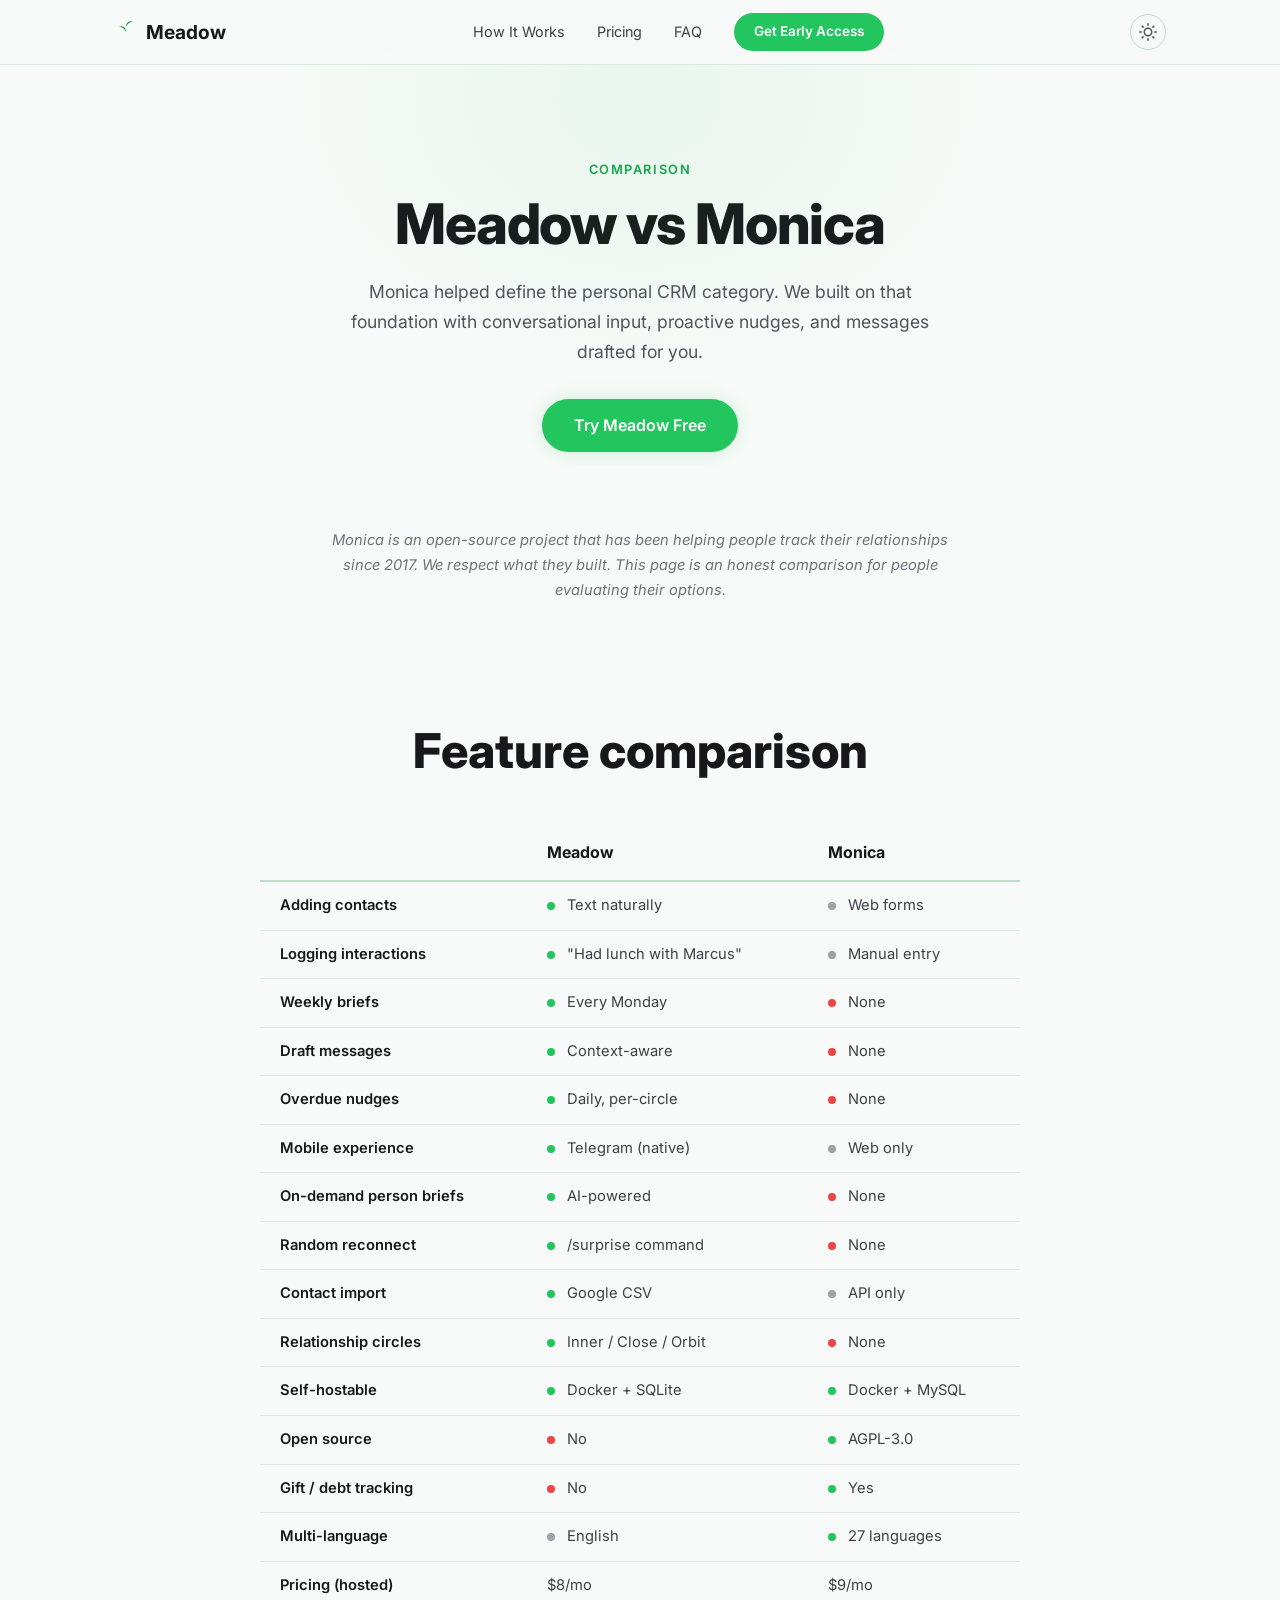
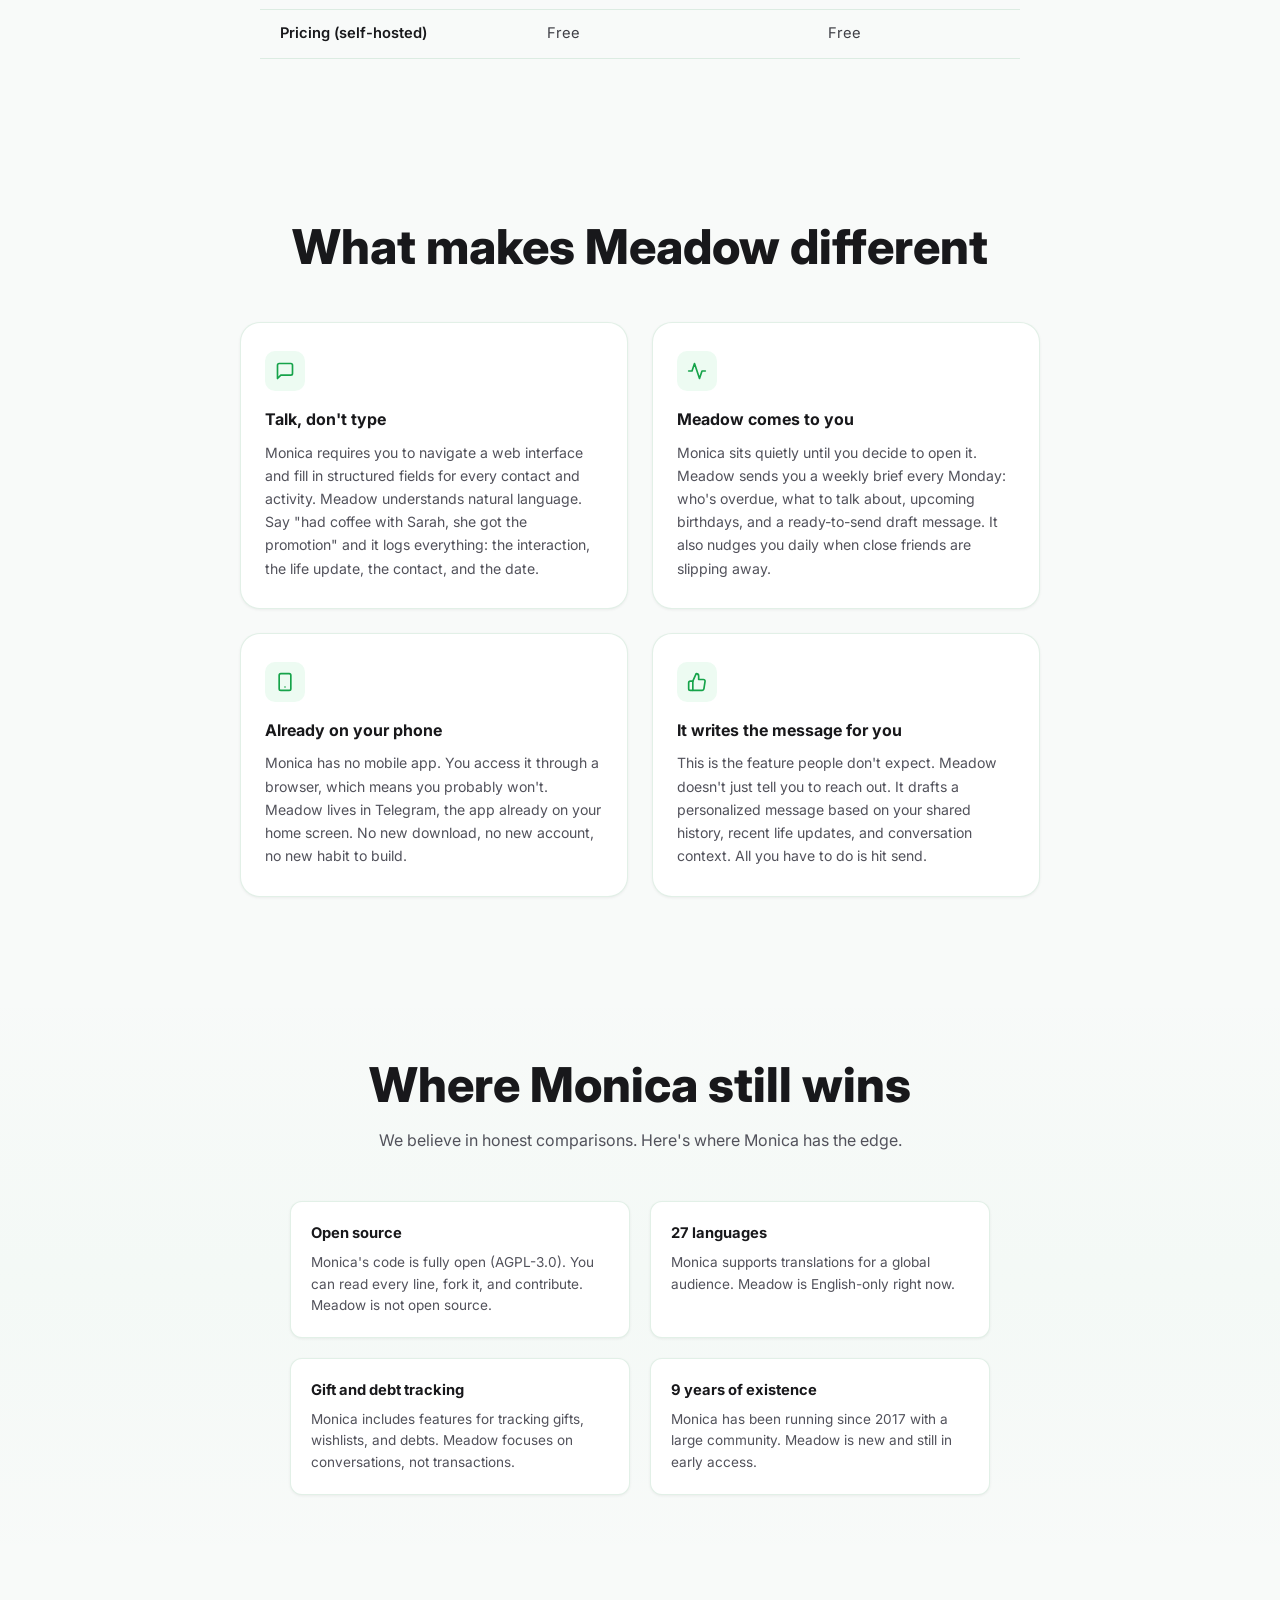
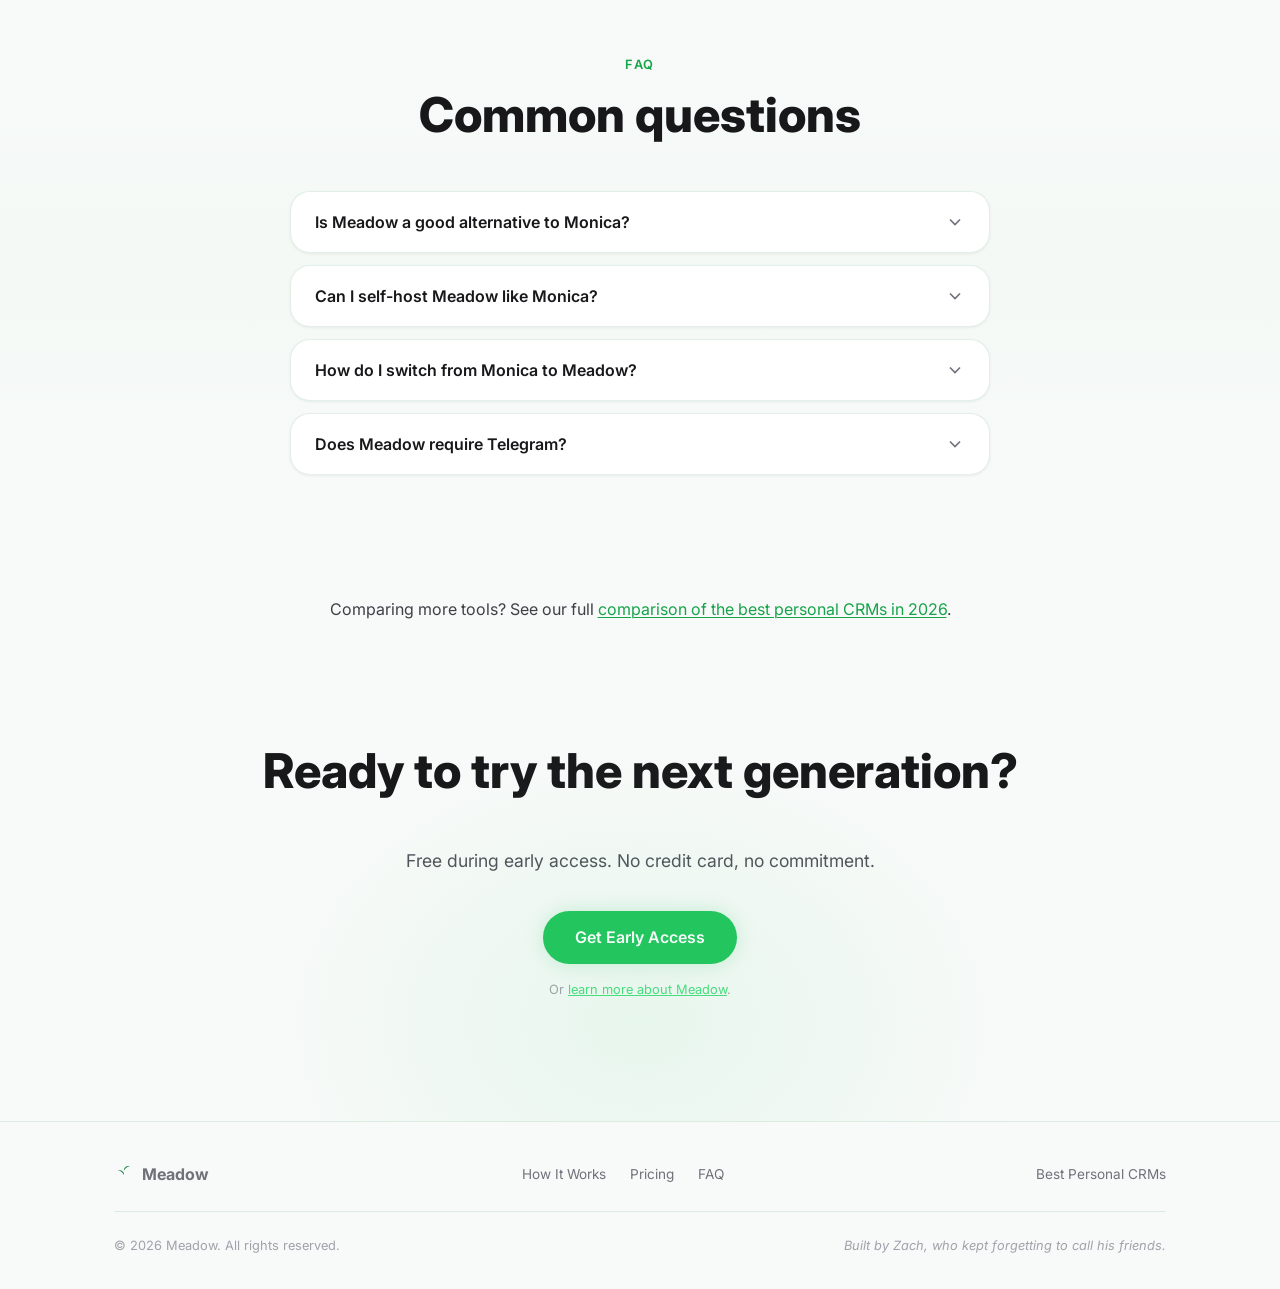
<file: vs-monica.html>
<!DOCTYPE html>
<html lang="en" data-theme="light">
<head>
  <meta charset="UTF-8" />
  <meta name="viewport" content="width=device-width, initial-scale=1.0" />
  <title>Meadow vs Monica CRM | A Modern Alternative to Monica</title>
  <meta name="description" content="Meadow is a modern alternative to Monica CRM. Compare features: conversational input vs forms, weekly briefs with draft messages, Telegram-native, self-hostable." />
  <link rel="canonical" href="https://zachmeditates.github.io/meadow-site/vs-monica.html" />
  <meta name="theme-color" content="#22c55e" />

  <!-- Open Graph -->
  <meta property="og:title" content="Meadow vs Monica CRM | A Modern Alternative" />
  <meta property="og:description" content="Compare Meadow and Monica CRM. See how conversational input, weekly briefs, and draft messages make Meadow the next generation personal CRM." />
  <meta property="og:url" content="https://zachmeditates.github.io/meadow-site/vs-monica.html" />
  <meta property="og:type" content="website" />
  <meta property="og:site_name" content="Meadow" />
  <meta property="og:image" content="https://zachmeditates.github.io/meadow-site/og-image.jpg" />

  <!-- Twitter Card -->
  <meta name="twitter:card" content="summary_large_image" />
  <meta name="twitter:title" content="Meadow vs Monica CRM | A Modern Alternative" />
  <meta name="twitter:description" content="Compare Meadow and Monica CRM. See how conversational input, weekly briefs, and draft messages make Meadow the next generation personal CRM." />
  <meta name="twitter:image" content="https://zachmeditates.github.io/meadow-site/og-image.jpg" />

  <link rel="icon" type="image/svg+xml" href="favicon.svg" />
  <link rel="preconnect" href="https://fonts.googleapis.com" />
  <link rel="preconnect" href="https://fonts.gstatic.com" crossorigin />
  <link href="https://fonts.googleapis.com/css2?family=Inter:wght@400;500;600;700;800&display=swap" rel="stylesheet" />
  <link rel="stylesheet" href="style.css?v=14" />

  <!-- Structured Data -->
  <script type="application/ld+json">
  {
    "@context": "https://schema.org",
    "@type": "WebPage",
    "name": "Meadow vs Monica CRM",
    "description": "A detailed comparison between Meadow and Monica, two personal CRM tools for managing friendships and personal relationships.",
    "url": "https://zachmeditates.github.io/meadow-site/vs-monica.html",
    "mainEntity": {
      "@type": "SoftwareApplication",
      "name": "Meadow",
      "applicationCategory": "LifestyleApplication",
      "description": "A personal CRM that lives in Telegram. Conversational input, weekly briefs with draft messages, and proactive nudges."
    }
  }
  </script>
  <script type="application/ld+json">
  {
    "@context": "https://schema.org",
    "@type": "FAQPage",
    "mainEntity": [
      {
        "@type": "Question",
        "name": "Is Meadow a good alternative to Monica CRM?",
        "acceptedAnswer": {
          "@type": "Answer",
          "text": "Yes. Meadow is designed for people who found Monica too manual. Instead of filling out web forms, you text Meadow naturally in Telegram. It understands what you said, builds contact profiles automatically, and sends weekly briefs with draft messages. If you want a personal CRM that does the work for you, Meadow is a strong alternative."
        }
      },
      {
        "@type": "Question",
        "name": "Can I self-host Meadow like Monica?",
        "acceptedAnswer": {
          "@type": "Answer",
          "text": "Yes. Meadow offers a free self-hosted Docker image, similar to Monica. The main difference is Meadow uses SQLite (zero configuration) while Monica requires MySQL or MariaDB. Both give you full control over your data."
        }
      },
      {
        "@type": "Question",
        "name": "Does Meadow have AI features that Monica doesn't?",
        "acceptedAnswer": {
          "@type": "Answer",
          "text": "Yes. Monica explicitly does not include AI features. Meadow uses AI to understand natural language messages, detect when you are losing touch with friends, generate weekly briefs, and draft personalized messages for you to send. The AI is invisible to the user but powers the entire conversational experience."
        }
      },
      {
        "@type": "Question",
        "name": "How do I switch from Monica to Meadow?",
        "acceptedAnswer": {
          "@type": "Answer",
          "text": "Export your contacts from Monica as CSV, then import them into Meadow using the Google Contacts CSV import feature. You can also add contacts one at a time by texting Meadow naturally."
        }
      }
    ]
  }
  </script>
  <script type="application/ld+json">
  {
    "@context": "https://schema.org",
    "@type": "BreadcrumbList",
    "itemListElement": [
      {
        "@type": "ListItem",
        "position": 1,
        "name": "Meadow",
        "item": "https://zachmeditates.github.io/meadow-site/"
      },
      {
        "@type": "ListItem",
        "position": 2,
        "name": "Meadow vs Monica",
        "item": "https://zachmeditates.github.io/meadow-site/vs-monica.html"
      }
    ]
  }
  </script>
</head>
<body>

  <!-- NAV -->
  <nav class="nav">
    <div class="nav__inner">
      <a href="index.html" class="nav__logo">
        <svg class="nav__icon" viewBox="0 0 24 24" fill="currentColor" role="img" aria-label="Meadow logo"><path d="M12 22v-9m0-1c-1-3-5-6-8-5 4-2 7 0 8 3m0-3c1-3 5-6 8-5-4-2-7 0-8 3m0-5c-.5-3-2-6-4-7 3 0 4 3 4 5m0-5c.5-3 2-6 4-7-3 0-4 3-4 5"/></svg>
        Meadow
      </a>
      <div class="nav__links">
        <a href="index.html#how-it-works">How It Works</a>
        <a href="index.html#pricing">Pricing</a>
        <a href="index.html#faq">FAQ</a>
        <a href="index.html#signup" class="btn btn--sm">Get Early Access</a>
      </div>
      <div class="nav__right">
        <button class="theme-toggle" aria-label="Toggle theme" id="theme-btn">
          <svg class="theme-toggle__dark" viewBox="0 0 24 24" fill="none" stroke="currentColor" stroke-width="2" stroke-linecap="round" stroke-linejoin="round"><path d="M21 12.79A9 9 0 1 1 11.21 3 7 7 0 0 0 21 12.79z"/></svg>
          <svg class="theme-toggle__light" viewBox="0 0 24 24" fill="none" stroke="currentColor" stroke-width="2" stroke-linecap="round" stroke-linejoin="round"><circle cx="12" cy="12" r="5"/><line x1="12" y1="1" x2="12" y2="3"/><line x1="12" y1="21" x2="12" y2="23"/><line x1="4.22" y1="4.22" x2="5.64" y2="5.64"/><line x1="18.36" y1="18.36" x2="19.78" y2="19.78"/><line x1="1" y1="12" x2="3" y2="12"/><line x1="21" y1="12" x2="23" y2="12"/><line x1="4.22" y1="19.78" x2="5.64" y2="18.36"/><line x1="18.36" y1="5.64" x2="19.78" y2="4.22"/></svg>
        </button>
        <button class="nav__mobile" aria-label="Menu" id="nav-mobile-btn">
          <svg viewBox="0 0 24 24" fill="none" stroke="currentColor" stroke-width="2"><path d="M3 12h18M3 6h18M3 18h18"/></svg>
        </button>
      </div>
    </div>
  </nav>

  <main>

  <!-- HERO -->
  <section class="hero vs-hero">
    <div class="hero__glow"></div>
    <div class="container">
      <div class="vs-hero__text">
        <div class="section-label">Comparison</div>
        <h1 class="vs-hero__title">Meadow vs Monica</h1>
        <p class="vs-hero__sub">Monica helped define the personal CRM category. We built on that foundation with conversational input, proactive nudges, and messages drafted for you.</p>
        <div class="hero__cta">
          <a href="index.html#signup" class="btn btn--lg">Try Meadow Free</a>
        </div>
      </div>
    </div>
  </section>


  <!-- RESPECT -->
  <section class="vs-respect">
    <div class="container">
      <p class="vs-respect__text">Monica is an open-source project that has been helping people track their relationships since 2017. We respect what they built. This page is an honest comparison for people evaluating their options.</p>
    </div>
  </section>


  <!-- FEATURE TABLE -->
  <section class="vs-table-section">
    <div class="container">
      <h2 class="section-title">Feature comparison</h2>
      <div class="vs-table-wrap">
        <table class="vs-table">
          <thead>
            <tr>
              <th></th>
              <th class="vs-table__meadow">Meadow</th>
              <th>Monica</th>
            </tr>
          </thead>
          <tbody>
            <tr>
              <td class="vs-table__feature">Adding contacts</td>
              <td class="vs-table__meadow"><span class="vs-check vs-check--yes" aria-label="yes"></span> Text naturally</td>
              <td><span class="vs-check vs-check--neutral" aria-label="partial"></span> Web forms</td>
            </tr>
            <tr>
              <td class="vs-table__feature">Logging interactions</td>
              <td class="vs-table__meadow"><span class="vs-check vs-check--yes" aria-label="yes"></span> "Had lunch with Marcus"</td>
              <td><span class="vs-check vs-check--neutral" aria-label="partial"></span> Manual entry</td>
            </tr>
            <tr>
              <td class="vs-table__feature">Weekly briefs</td>
              <td class="vs-table__meadow"><span class="vs-check vs-check--yes" aria-label="yes"></span> Every Monday</td>
              <td><span class="vs-check vs-check--no" aria-label="no"></span> None</td>
            </tr>
            <tr>
              <td class="vs-table__feature">Draft messages</td>
              <td class="vs-table__meadow"><span class="vs-check vs-check--yes" aria-label="yes"></span> Context-aware</td>
              <td><span class="vs-check vs-check--no" aria-label="no"></span> None</td>
            </tr>
            <tr>
              <td class="vs-table__feature">Overdue nudges</td>
              <td class="vs-table__meadow"><span class="vs-check vs-check--yes" aria-label="yes"></span> Daily, per-circle</td>
              <td><span class="vs-check vs-check--no" aria-label="no"></span> None</td>
            </tr>
            <tr>
              <td class="vs-table__feature">Mobile experience</td>
              <td class="vs-table__meadow"><span class="vs-check vs-check--yes" aria-label="yes"></span> Telegram (native)</td>
              <td><span class="vs-check vs-check--neutral" aria-label="partial"></span> Web only</td>
            </tr>
            <tr>
              <td class="vs-table__feature">On-demand person briefs</td>
              <td class="vs-table__meadow"><span class="vs-check vs-check--yes" aria-label="yes"></span> AI-powered</td>
              <td><span class="vs-check vs-check--no" aria-label="no"></span> None</td>
            </tr>
            <tr>
              <td class="vs-table__feature">Random reconnect</td>
              <td class="vs-table__meadow"><span class="vs-check vs-check--yes" aria-label="yes"></span> /surprise command</td>
              <td><span class="vs-check vs-check--no" aria-label="no"></span> None</td>
            </tr>
            <tr>
              <td class="vs-table__feature">Contact import</td>
              <td class="vs-table__meadow"><span class="vs-check vs-check--yes" aria-label="yes"></span> Google CSV</td>
              <td><span class="vs-check vs-check--neutral" aria-label="partial"></span> API only</td>
            </tr>
            <tr>
              <td class="vs-table__feature">Relationship circles</td>
              <td class="vs-table__meadow"><span class="vs-check vs-check--yes" aria-label="yes"></span> Inner / Close / Orbit</td>
              <td><span class="vs-check vs-check--no" aria-label="no"></span> None</td>
            </tr>
            <tr>
              <td class="vs-table__feature">Self-hostable</td>
              <td class="vs-table__meadow"><span class="vs-check vs-check--yes" aria-label="yes"></span> Docker + SQLite</td>
              <td><span class="vs-check vs-check--yes" aria-label="yes"></span> Docker + MySQL</td>
            </tr>
            <tr>
              <td class="vs-table__feature">Open source</td>
              <td><span class="vs-check vs-check--no" aria-label="no"></span> No</td>
              <td><span class="vs-check vs-check--yes" aria-label="yes"></span> AGPL-3.0</td>
            </tr>
            <tr>
              <td class="vs-table__feature">Gift / debt tracking</td>
              <td><span class="vs-check vs-check--no" aria-label="no"></span> No</td>
              <td><span class="vs-check vs-check--yes" aria-label="yes"></span> Yes</td>
            </tr>
            <tr>
              <td class="vs-table__feature">Multi-language</td>
              <td><span class="vs-check vs-check--neutral" aria-label="partial"></span> English</td>
              <td><span class="vs-check vs-check--yes" aria-label="yes"></span> 27 languages</td>
            </tr>
            <tr>
              <td class="vs-table__feature">Pricing (hosted)</td>
              <td class="vs-table__meadow">$8/mo</td>
              <td>$9/mo</td>
            </tr>
            <tr>
              <td class="vs-table__feature">Pricing (self-hosted)</td>
              <td class="vs-table__meadow">Free</td>
              <td>Free</td>
            </tr>
          </tbody>
        </table>
      </div>
    </div>
  </section>


  <!-- KEY DIFFERENCES -->
  <section class="vs-diffs">
    <div class="container">
      <h2 class="section-title">What makes Meadow different</h2>
      <div class="vs-diffs__grid">

        <div class="vs-diffs__card">
          <div class="vs-diffs__icon">
            <svg viewBox="0 0 24 24" fill="none" stroke="currentColor" stroke-width="2" stroke-linecap="round" stroke-linejoin="round"><path d="M21 15a2 2 0 0 1-2 2H7l-4 4V5a2 2 0 0 1 2-2h14a2 2 0 0 1 2 2z"/></svg>
          </div>
          <h3>Talk, don't type</h3>
          <p>Monica requires you to navigate a web interface and fill in structured fields for every contact and activity. Meadow understands natural language. Say "had coffee with Sarah, she got the promotion" and it logs everything: the interaction, the life update, the contact, and the date.</p>
        </div>

        <div class="vs-diffs__card">
          <div class="vs-diffs__icon">
            <svg viewBox="0 0 24 24" fill="none" stroke="currentColor" stroke-width="2" stroke-linecap="round" stroke-linejoin="round"><path d="M22 12h-4l-3 9L9 3l-3 9H2"/></svg>
          </div>
          <h3>Meadow comes to you</h3>
          <p>Monica sits quietly until you decide to open it. Meadow sends you a weekly brief every Monday: who's overdue, what to talk about, upcoming birthdays, and a ready-to-send draft message. It also nudges you daily when close friends are slipping away.</p>
        </div>

        <div class="vs-diffs__card">
          <div class="vs-diffs__icon">
            <svg viewBox="0 0 24 24" fill="none" stroke="currentColor" stroke-width="2" stroke-linecap="round" stroke-linejoin="round"><rect x="5" y="2" width="14" height="20" rx="2" ry="2"/><line x1="12" y1="18" x2="12.01" y2="18"/></svg>
          </div>
          <h3>Already on your phone</h3>
          <p>Monica has no mobile app. You access it through a browser, which means you probably won't. Meadow lives in Telegram, the app already on your home screen. No new download, no new account, no new habit to build.</p>
        </div>

        <div class="vs-diffs__card">
          <div class="vs-diffs__icon">
            <svg viewBox="0 0 24 24" fill="none" stroke="currentColor" stroke-width="2" stroke-linecap="round" stroke-linejoin="round"><path d="M14 9V5a3 3 0 0 0-3-3l-4 9v11h11.28a2 2 0 0 0 2-1.7l1.38-9a2 2 0 0 0-2-2.3H14z"/><path d="M7 22H4a2 2 0 0 1-2-2v-7a2 2 0 0 1 2-2h3"/></svg>
          </div>
          <h3>It writes the message for you</h3>
          <p>This is the feature people don't expect. Meadow doesn't just tell you to reach out. It drafts a personalized message based on your shared history, recent life updates, and conversation context. All you have to do is hit send.</p>
        </div>

      </div>
    </div>
  </section>


  <!-- HONEST SECTION: WHERE MONICA WINS -->
  <section class="vs-honest">
    <div class="container">
      <h2 class="section-title">Where Monica still wins</h2>
      <p class="vs-honest__sub">We believe in honest comparisons. Here's where Monica has the edge.</p>
      <div class="vs-honest__grid">
        <div class="vs-honest__item">
          <strong>Open source</strong>
          <p>Monica's code is fully open (AGPL-3.0). You can read every line, fork it, and contribute. Meadow is not open source.</p>
        </div>
        <div class="vs-honest__item">
          <strong>27 languages</strong>
          <p>Monica supports translations for a global audience. Meadow is English-only right now.</p>
        </div>
        <div class="vs-honest__item">
          <strong>Gift and debt tracking</strong>
          <p>Monica includes features for tracking gifts, wishlists, and debts. Meadow focuses on conversations, not transactions.</p>
        </div>
        <div class="vs-honest__item">
          <strong>9 years of existence</strong>
          <p>Monica has been running since 2017 with a large community. Meadow is new and still in early access.</p>
        </div>
      </div>
    </div>
  </section>


  <!-- FAQ -->
  <section class="faq vs-faq" id="vs-faq">
    <div class="container">
      <div class="section-label">FAQ</div>
      <h2 class="section-title">Common questions</h2>
      <div class="faq__list">

        <div class="faq__item">
          <button class="faq__question" aria-expanded="false">
            <span>Is Meadow a good alternative to Monica?</span>
            <svg class="faq__chevron" viewBox="0 0 24 24" fill="none" stroke="currentColor" stroke-width="2"><polyline points="6 9 12 15 18 9"/></svg>
          </button>
          <div class="faq__answer">
            <p>If you found Monica too manual, yes. Meadow replaces form-filling with natural conversation, adds weekly briefs with draft messages, and runs in Telegram so you don't need to open a web app. If you specifically need open-source code or gift tracking, Monica may be the better fit.</p>
          </div>
        </div>

        <div class="faq__item">
          <button class="faq__question" aria-expanded="false">
            <span>Can I self-host Meadow like Monica?</span>
            <svg class="faq__chevron" viewBox="0 0 24 24" fill="none" stroke="currentColor" stroke-width="2"><polyline points="6 9 12 15 18 9"/></svg>
          </button>
          <div class="faq__answer">
            <p>Yes. Both offer self-hosted Docker images for free. Meadow uses SQLite (zero-configuration) while Monica requires MySQL or MariaDB. Both give you full control over your data.</p>
          </div>
        </div>

        <div class="faq__item">
          <button class="faq__question" aria-expanded="false">
            <span>How do I switch from Monica to Meadow?</span>
            <svg class="faq__chevron" viewBox="0 0 24 24" fill="none" stroke="currentColor" stroke-width="2"><polyline points="6 9 12 15 18 9"/></svg>
          </button>
          <div class="faq__answer">
            <p>Export your contacts from Monica as CSV, then import them into Meadow using the built-in CSV import. You can also add contacts one at a time by texting Meadow. There's no automated migration tool, but most people have everything imported in under 10 minutes.</p>
          </div>
        </div>

        <div class="faq__item">
          <button class="faq__question" aria-expanded="false">
            <span>Does Meadow require Telegram?</span>
            <svg class="faq__chevron" viewBox="0 0 24 24" fill="none" stroke="currentColor" stroke-width="2"><polyline points="6 9 12 15 18 9"/></svg>
          </button>
          <div class="faq__answer">
            <p>Yes, Meadow works through Telegram today. If you don't have it, it's free and takes under a minute to set up. SMS and more platforms are coming soon.</p>
          </div>
        </div>

      </div>
    </div>
  </section>


  <!-- CROSS-LINKS -->
  <section class="article" style="padding-bottom: 0;">
    <div class="container">
      <div class="article__body" style="text-align: center;">
        <p>Comparing more tools? See our full <a href="best-personal-crm.html">comparison of the best personal CRMs in 2026</a>.</p>
      </div>
    </div>
  </section>


  <!-- CTA -->
  <section class="cta" id="vs-signup">
    <div class="container">
      <div class="cta__glow"></div>
      <h2 class="section-title">Ready to try the next generation?</h2>
      <p class="cta__sub">Free during early access. No credit card, no commitment.</p>
      <div style="text-align: center;">
        <a href="index.html#signup" class="btn btn--lg">Get Early Access</a>
      </div>
      <p class="cta__fine" style="margin-top: 16px;">Or <a href="index.html" style="color: var(--green-400); text-decoration: underline;">learn more about Meadow</a>.</p>
    </div>
  </section>

  </main>

  <!-- FOOTER -->
  <footer class="footer">
    <div class="container">
      <div class="footer__top">
        <div class="footer__brand">
          <svg class="footer__icon" viewBox="0 0 24 24" fill="currentColor"><path d="M12 22v-9m0-1c-1-3-5-6-8-5 4-2 7 0 8 3m0-3c1-3 5-6 8-5-4-2-7 0-8 3m0-5c-.5-3-2-6-4-7 3 0 4 3 4 5m0-5c.5-3 2-6 4-7-3 0-4 3-4 5"/></svg>
          Meadow
        </div>
        <nav class="footer__links" aria-label="Footer navigation">
          <a href="index.html#how-it-works">How It Works</a>
          <a href="index.html#pricing">Pricing</a>
          <a href="index.html#faq">FAQ</a>
        </nav>
        <nav class="footer__links" aria-label="Content pages">
          <a href="best-personal-crm.html">Best Personal CRMs</a>
        </nav>
      </div>
      <div class="footer__bottom">
        <div class="footer__copy">&copy; 2026 Meadow. All rights reserved.</div>
        <div class="footer__made">Built by Zach, who kept forgetting to call his friends.</div>
      </div>
    </div>
  </footer>

  <script>
    // Theme toggle
    function toggleTheme() {
      var html = document.documentElement;
      var current = html.getAttribute('data-theme');
      var next = current === 'light' ? 'dark' : 'light';
      html.setAttribute('data-theme', next);
      localStorage.setItem('meadow-theme', next);
    }

    (function() {
      var saved = localStorage.getItem('meadow-theme');
      if (saved) document.documentElement.setAttribute('data-theme', saved);
    })();

    document.getElementById('theme-btn').addEventListener('click', toggleTheme);
    document.getElementById('nav-mobile-btn').addEventListener('click', function() {
      document.querySelector('.nav__links').classList.toggle('open');
    });

    // FAQ accordion
    document.querySelectorAll('.faq__question').forEach(function(btn) {
      btn.addEventListener('click', function() {
        var item = this.parentElement;
        var isOpen = item.classList.contains('faq__item--open');
        document.querySelectorAll('.faq__item--open').forEach(function(open) {
          open.classList.remove('faq__item--open');
          open.querySelector('.faq__question').setAttribute('aria-expanded', 'false');
        });
        if (!isOpen) {
          item.classList.add('faq__item--open');
          this.setAttribute('aria-expanded', 'true');
        }
      });
    });

    // Smooth scroll
    document.querySelectorAll('a[href^="#"]').forEach(function(anchor) {
      anchor.addEventListener('click', function(e) {
        e.preventDefault();
        var target = document.querySelector(this.getAttribute('href'));
        if (target) {
          target.scrollIntoView({ behavior: 'smooth', block: 'start' });
          document.querySelector('.nav__links').classList.remove('open');
        }
      });
    });
  </script>

</body>
</html>
</file>
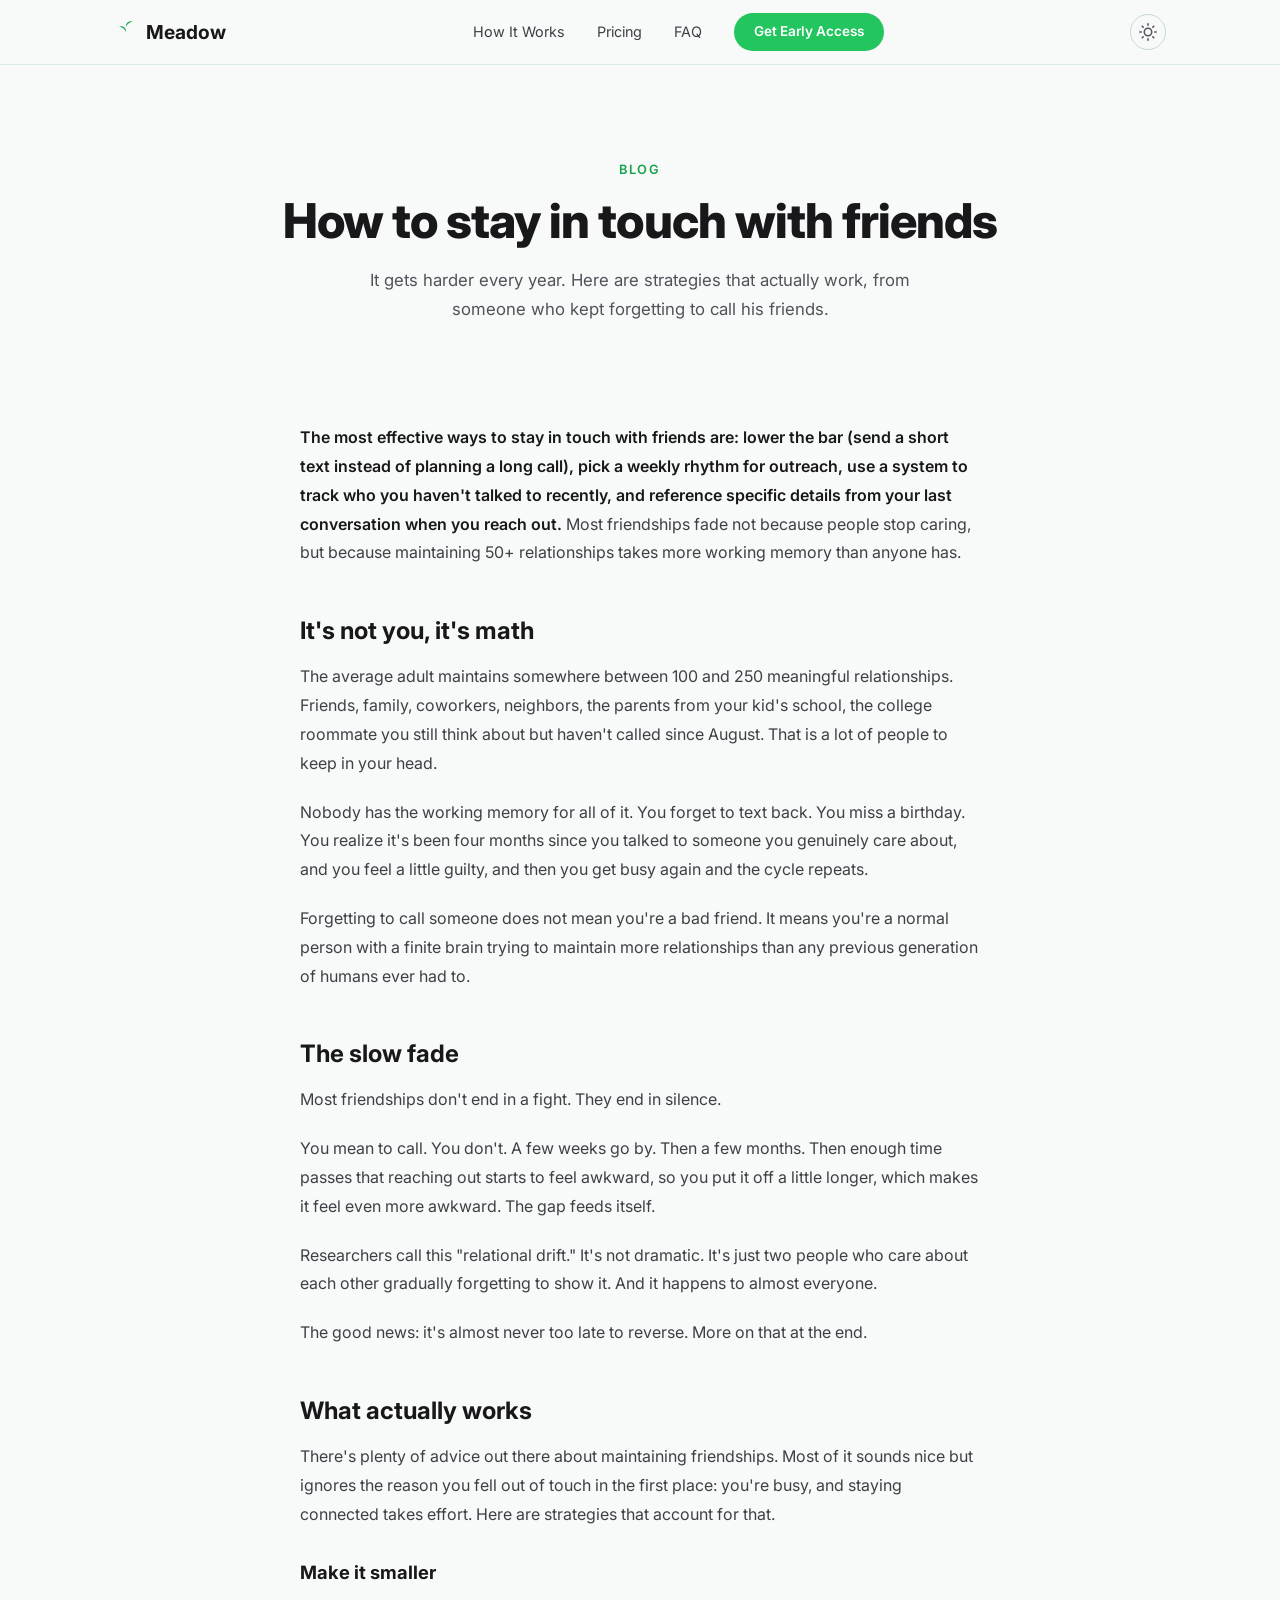
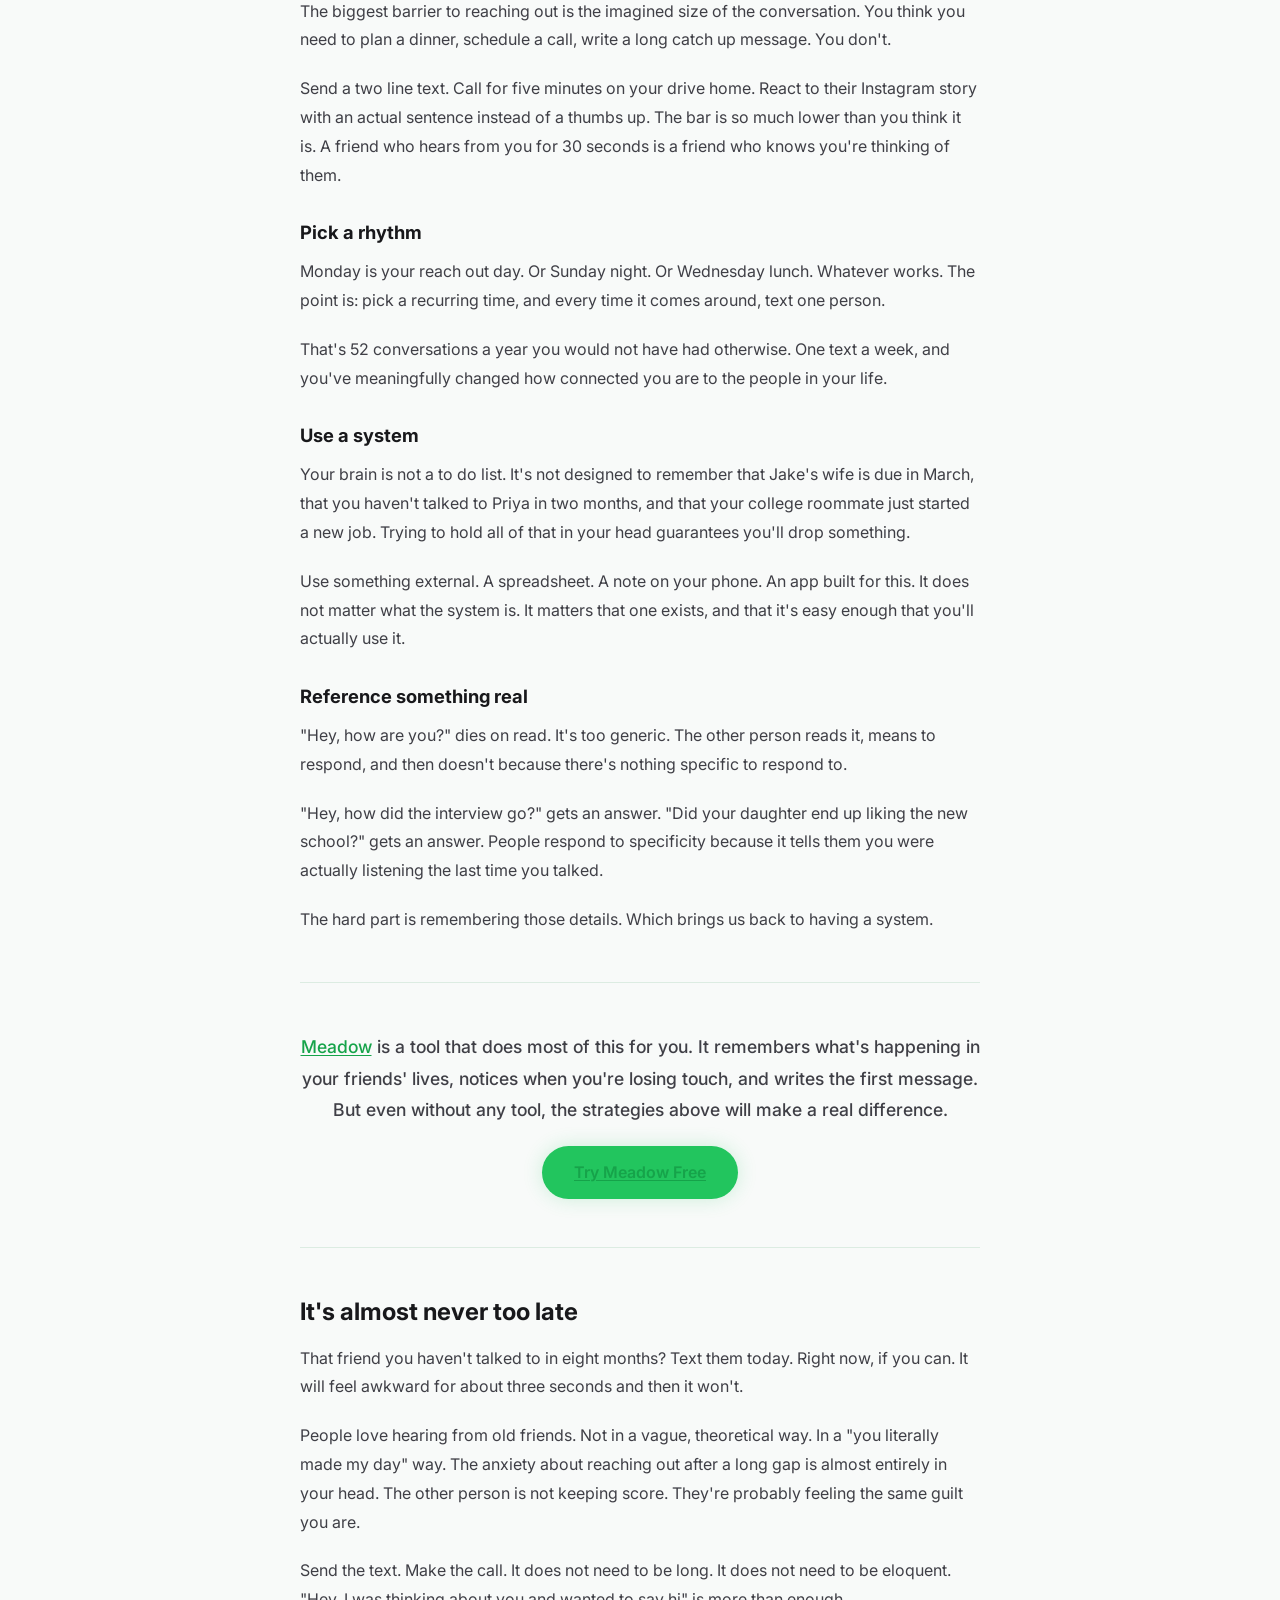
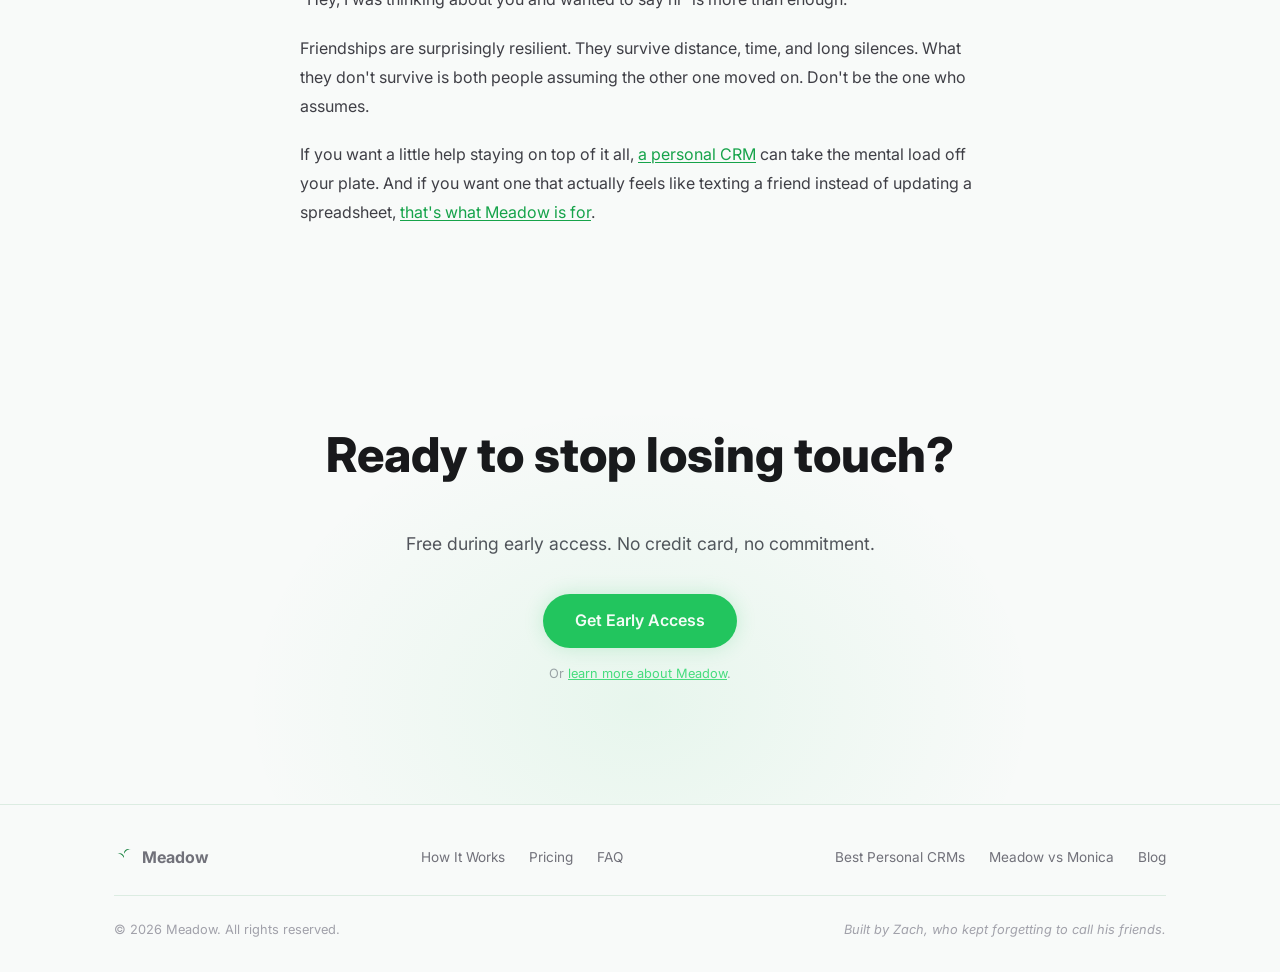
<file: blog/stay-in-touch-with-friends.html>
<!DOCTYPE html>
<html lang="en" data-theme="light">
<head>
  <meta charset="UTF-8" />
  <meta name="viewport" content="width=device-width, initial-scale=1.0" />
  <title>How to Stay in Touch with Friends | Meadow</title>
  <meta name="description" content="Staying in touch with friends gets harder as life gets busier. Here are practical strategies that actually work, from someone who kept forgetting to call his friends." />
  <link rel="canonical" href="https://zachmeditates.github.io/meadow-site/blog/stay-in-touch-with-friends.html" />
  <meta name="theme-color" content="#22c55e" />

  <!-- Open Graph -->
  <meta property="og:title" content="How to Stay in Touch with Friends | Meadow" />
  <meta property="og:description" content="Staying in touch with friends gets harder as life gets busier. Here are practical strategies that actually work." />
  <meta property="og:url" content="https://zachmeditates.github.io/meadow-site/blog/stay-in-touch-with-friends.html" />
  <meta property="og:type" content="article" />
  <meta property="og:site_name" content="Meadow" />
  <meta property="og:image" content="https://zachmeditates.github.io/meadow-site/og-image.jpg" />

  <!-- Twitter Card -->
  <meta name="twitter:card" content="summary_large_image" />
  <meta name="twitter:title" content="How to Stay in Touch with Friends | Meadow" />
  <meta name="twitter:description" content="Staying in touch with friends gets harder as life gets busier. Here are practical strategies that actually work." />
  <meta name="twitter:image" content="https://zachmeditates.github.io/meadow-site/og-image.jpg" />

  <link rel="icon" type="image/svg+xml" href="../favicon.svg" />
  <link rel="preconnect" href="https://fonts.googleapis.com" />
  <link rel="preconnect" href="https://fonts.gstatic.com" crossorigin />
  <link href="https://fonts.googleapis.com/css2?family=Inter:wght@400;500;600;700;800&display=swap" rel="stylesheet" />
  <link rel="stylesheet" href="../style.css?v=14" />

  <!-- Structured Data -->
  <script type="application/ld+json">
  {
    "@context": "https://schema.org",
    "@type": "Article",
    "headline": "How to Stay in Touch with Friends",
    "description": "Practical strategies for staying in touch with friends as life gets busier. Tips that actually work, from someone who kept forgetting to call his friends.",
    "author": {
      "@type": "Person",
      "name": "Zach"
    },
    "publisher": {
      "@type": "Organization",
      "name": "Meadow"
    },
    "datePublished": "2026-03-19",
    "dateModified": "2026-03-19",
    "url": "https://zachmeditates.github.io/meadow-site/blog/stay-in-touch-with-friends.html"
  }
  </script>
  <script type="application/ld+json">
  {
    "@context": "https://schema.org",
    "@type": "FAQPage",
    "mainEntity": [
      {
        "@type": "Question",
        "name": "Why is it so hard to stay in touch with friends?",
        "acceptedAnswer": {
          "@type": "Answer",
          "text": "Life gets busy. You move, change jobs, have kids, and suddenly the people you used to see every day require deliberate effort to maintain. It is not that you don't care. It is that maintaining 50+ relationships takes more working memory than anyone has."
        }
      },
      {
        "@type": "Question",
        "name": "How often should I reach out to friends?",
        "acceptedAnswer": {
          "@type": "Answer",
          "text": "It depends on the relationship. Close friends probably want to hear from you every week or two. Good friends every month. Wider circle every few months. The key is consistency, not frequency."
        }
      },
      {
        "@type": "Question",
        "name": "What tools help you stay in touch with friends?",
        "acceptedAnswer": {
          "@type": "Answer",
          "text": "Some people use calendar reminders. Some use spreadsheets. Some use personal CRM tools like Meadow that track your relationships and remind you when someone is overdue for a check-in. The best system is the one that is low enough effort that you actually use it."
        }
      }
    ]
  }
  </script>
  <script type="application/ld+json">
  {
    "@context": "https://schema.org",
    "@type": "BreadcrumbList",
    "itemListElement": [
      {
        "@type": "ListItem",
        "position": 1,
        "name": "Meadow",
        "item": "https://zachmeditates.github.io/meadow-site/"
      },
      {
        "@type": "ListItem",
        "position": 2,
        "name": "Blog",
        "item": "https://zachmeditates.github.io/meadow-site/blog/"
      },
      {
        "@type": "ListItem",
        "position": 3,
        "name": "How to Stay in Touch with Friends",
        "item": "https://zachmeditates.github.io/meadow-site/blog/stay-in-touch-with-friends.html"
      }
    ]
  }
  </script>
</head>
<body>

  <!-- NAV -->
  <nav class="nav">
    <div class="nav__inner">
      <a href="../index.html" class="nav__logo">
        <svg class="nav__icon" viewBox="0 0 24 24" fill="currentColor" role="img" aria-label="Meadow logo"><path d="M12 22v-9m0-1c-1-3-5-6-8-5 4-2 7 0 8 3m0-3c1-3 5-6 8-5-4-2-7 0-8 3m0-5c-.5-3-2-6-4-7 3 0 4 3 4 5m0-5c.5-3 2-6 4-7-3 0-4 3-4 5"/></svg>
        Meadow
      </a>
      <div class="nav__links">
        <a href="../index.html#how-it-works">How It Works</a>
        <a href="../index.html#pricing">Pricing</a>
        <a href="../index.html#faq">FAQ</a>
        <a href="../index.html#signup" class="btn btn--sm">Get Early Access</a>
      </div>
      <div class="nav__right">
        <button class="theme-toggle" aria-label="Toggle theme" id="theme-btn">
          <svg class="theme-toggle__dark" viewBox="0 0 24 24" fill="none" stroke="currentColor" stroke-width="2" stroke-linecap="round" stroke-linejoin="round"><path d="M21 12.79A9 9 0 1 1 11.21 3 7 7 0 0 0 21 12.79z"/></svg>
          <svg class="theme-toggle__light" viewBox="0 0 24 24" fill="none" stroke="currentColor" stroke-width="2" stroke-linecap="round" stroke-linejoin="round"><circle cx="12" cy="12" r="5"/><line x1="12" y1="1" x2="12" y2="3"/><line x1="12" y1="21" x2="12" y2="23"/><line x1="4.22" y1="4.22" x2="5.64" y2="5.64"/><line x1="18.36" y1="18.36" x2="19.78" y2="19.78"/><line x1="1" y1="12" x2="3" y2="12"/><line x1="21" y1="12" x2="23" y2="12"/><line x1="4.22" y1="19.78" x2="5.64" y2="18.36"/><line x1="18.36" y1="5.64" x2="19.78" y2="4.22"/></svg>
        </button>
        <button class="nav__mobile" aria-label="Menu" id="nav-mobile-btn">
          <svg viewBox="0 0 24 24" fill="none" stroke="currentColor" stroke-width="2"><path d="M3 12h18M3 6h18M3 18h18"/></svg>
        </button>
      </div>
    </div>
  </nav>

  <main>

  <!-- HERO -->
  <section class="article-hero">
    <div class="container">
      <div class="section-label">Blog</div>
      <h1 class="article-hero__title">How to stay in touch with friends</h1>
      <p class="article-hero__sub">It gets harder every year. Here are strategies that actually work, from someone who kept forgetting to call his friends.</p>
    </div>
  </section>

  <!-- ARTICLE BODY -->
  <section class="article">
    <div class="container">
      <div class="article__body">

        <p><strong>The most effective ways to stay in touch with friends are: lower the bar (send a short text instead of planning a long call), pick a weekly rhythm for outreach, use a system to track who you haven't talked to recently, and reference specific details from your last conversation when you reach out.</strong> Most friendships fade not because people stop caring, but because maintaining 50+ relationships takes more working memory than anyone has.</p>

        <h2>It's not you, it's math</h2>
        <p>The average adult maintains somewhere between 100 and 250 meaningful relationships. Friends, family, coworkers, neighbors, the parents from your kid's school, the college roommate you still think about but haven't called since August. That is a lot of people to keep in your head.</p>
        <p>Nobody has the working memory for all of it. You forget to text back. You miss a birthday. You realize it's been four months since you talked to someone you genuinely care about, and you feel a little guilty, and then you get busy again and the cycle repeats.</p>
        <p>Forgetting to call someone does not mean you're a bad friend. It means you're a normal person with a finite brain trying to maintain more relationships than any previous generation of humans ever had to.</p>

        <h2>The slow fade</h2>
        <p>Most friendships don't end in a fight. They end in silence.</p>
        <p>You mean to call. You don't. A few weeks go by. Then a few months. Then enough time passes that reaching out starts to feel awkward, so you put it off a little longer, which makes it feel even more awkward. The gap feeds itself.</p>
        <p>Researchers call this "relational drift." It's not dramatic. It's just two people who care about each other gradually forgetting to show it. And it happens to almost everyone.</p>
        <p>The good news: it's almost never too late to reverse. More on that at the end.</p>

        <h2>What actually works</h2>
        <p>There's plenty of advice out there about maintaining friendships. Most of it sounds nice but ignores the reason you fell out of touch in the first place: you're busy, and staying connected takes effort. Here are strategies that account for that.</p>

        <h3>Make it smaller</h3>
        <p>The biggest barrier to reaching out is the imagined size of the conversation. You think you need to plan a dinner, schedule a call, write a long catch up message. You don't.</p>
        <p>Send a two line text. Call for five minutes on your drive home. React to their Instagram story with an actual sentence instead of a thumbs up. The bar is so much lower than you think it is. A friend who hears from you for 30 seconds is a friend who knows you're thinking of them.</p>

        <h3>Pick a rhythm</h3>
        <p>Monday is your reach out day. Or Sunday night. Or Wednesday lunch. Whatever works. The point is: pick a recurring time, and every time it comes around, text one person.</p>
        <p>That's 52 conversations a year you would not have had otherwise. One text a week, and you've meaningfully changed how connected you are to the people in your life.</p>

        <h3>Use a system</h3>
        <p>Your brain is not a to do list. It's not designed to remember that Jake's wife is due in March, that you haven't talked to Priya in two months, and that your college roommate just started a new job. Trying to hold all of that in your head guarantees you'll drop something.</p>
        <p>Use something external. A spreadsheet. A note on your phone. An app built for this. It does not matter what the system is. It matters that one exists, and that it's easy enough that you'll actually use it.</p>

        <h3>Reference something real</h3>
        <p>"Hey, how are you?" dies on read. It's too generic. The other person reads it, means to respond, and then doesn't because there's nothing specific to respond to.</p>
        <p>"Hey, how did the interview go?" gets an answer. "Did your daughter end up liking the new school?" gets an answer. People respond to specificity because it tells them you were actually listening the last time you talked.</p>
        <p>The hard part is remembering those details. Which brings us back to having a system.</p>

        <div class="article__cta">
          <p><a href="../index.html">Meadow</a> is a tool that does most of this for you. It remembers what's happening in your friends' lives, notices when you're losing touch, and writes the first message. But even without any tool, the strategies above will make a real difference.</p>
          <a href="../index.html#signup" class="btn btn--lg">Try Meadow Free</a>
        </div>

        <h2>It's almost never too late</h2>
        <p>That friend you haven't talked to in eight months? Text them today. Right now, if you can. It will feel awkward for about three seconds and then it won't.</p>
        <p>People love hearing from old friends. Not in a vague, theoretical way. In a "you literally made my day" way. The anxiety about reaching out after a long gap is almost entirely in your head. The other person is not keeping score. They're probably feeling the same guilt you are.</p>
        <p>Send the text. Make the call. It does not need to be long. It does not need to be eloquent. "Hey, I was thinking about you and wanted to say hi" is more than enough.</p>
        <p>Friendships are surprisingly resilient. They survive distance, time, and long silences. What they don't survive is both people assuming the other one moved on. Don't be the one who assumes.</p>
        <p>If you want a little help staying on top of it all, <a href="../best-personal-crm.html">a personal CRM</a> can take the mental load off your plate. And if you want one that actually feels like texting a friend instead of updating a spreadsheet, <a href="../index.html">that's what Meadow is for</a>.</p>

      </div>
    </div>
  </section>

  <!-- CTA -->
  <section class="cta" id="article-signup">
    <div class="container">
      <div class="cta__glow"></div>
      <h2 class="section-title">Ready to stop losing touch?</h2>
      <p class="cta__sub">Free during early access. No credit card, no commitment.</p>
      <div style="text-align: center;">
        <a href="../index.html#signup" class="btn btn--lg">Get Early Access</a>
      </div>
      <p class="cta__fine" style="margin-top: 16px;">Or <a href="../index.html" style="color: var(--green-400); text-decoration: underline;">learn more about Meadow</a>.</p>
    </div>
  </section>

  </main>

  <!-- FOOTER -->
  <footer class="footer">
    <div class="container">
      <div class="footer__top">
        <div class="footer__brand">
          <svg class="footer__icon" viewBox="0 0 24 24" fill="currentColor"><path d="M12 22v-9m0-1c-1-3-5-6-8-5 4-2 7 0 8 3m0-3c1-3 5-6 8-5-4-2-7 0-8 3m0-5c-.5-3-2-6-4-7 3 0 4 3 4 5m0-5c.5-3 2-6 4-7-3 0-4 3-4 5"/></svg>
          Meadow
        </div>
        <nav class="footer__links" aria-label="Footer navigation">
          <a href="../index.html#how-it-works">How It Works</a>
          <a href="../index.html#pricing">Pricing</a>
          <a href="../index.html#faq">FAQ</a>
        </nav>
        <nav class="footer__links" aria-label="Content pages">
          <a href="../best-personal-crm.html">Best Personal CRMs</a>
          <a href="../vs-monica.html">Meadow vs Monica</a>
          <a href="./">Blog</a>
        </nav>
      </div>
      <div class="footer__bottom">
        <div class="footer__copy">&copy; 2026 Meadow. All rights reserved.</div>
        <div class="footer__made">Built by Zach, who kept forgetting to call his friends.</div>
      </div>
    </div>
  </footer>

  <script>
    function toggleTheme() {
      var html = document.documentElement;
      var current = html.getAttribute('data-theme');
      var next = current === 'light' ? 'dark' : 'light';
      html.setAttribute('data-theme', next);
      localStorage.setItem('meadow-theme', next);
    }
    (function() {
      var saved = localStorage.getItem('meadow-theme');
      if (saved) document.documentElement.setAttribute('data-theme', saved);
    })();
    document.getElementById('theme-btn').addEventListener('click', toggleTheme);
    document.getElementById('nav-mobile-btn').addEventListener('click', function() {
      document.querySelector('.nav__links').classList.toggle('open');
    });
  </script>

</body>
</html>
</file>
<file: style.css>
/* ============================================
   JUNIPER LANDING PAGE
   Green-themed, modern, single-page
   ============================================ */

:root {
  --green-50:  #f0fdf4;
  --green-100: #dcfce7;
  --green-200: #bbf7d0;
  --green-300: #86efac;
  --green-400: #4ade80;
  --green-500: #22c55e;
  --green-600: #16a34a;
  --green-700: #15803d;
  --green-800: #166534;
  --green-900: #14532d;
  --green-950: #052e16;

  --gray-50:  #fafafa;
  --gray-100: #f4f4f5;
  --gray-200: #e4e4e7;
  --gray-300: #d4d4d8;
  --gray-400: #a1a1aa;
  --gray-500: #71717a;
  --gray-600: #52525b;
  --gray-700: #3f3f46;
  --gray-800: #27272a;
  --gray-900: #18181b;
  --gray-950: #09090b;

  --font: 'Inter', -apple-system, BlinkMacSystemFont, 'Segoe UI', sans-serif;
  --radius: 12px;
  --radius-lg: 20px;
  --radius-full: 9999px;

  /* Default = dark theme */
  --bg:       #050a07;
  --bg-card:  #0d1510;
  --bg-card-hover: #111f16;
  --border:   rgba(34, 197, 94, 0.12);
  --border-bright: rgba(34, 197, 94, 0.25);
  --text-primary: #ffffff;
  --text-secondary: var(--gray-300);
  --text-muted: var(--gray-400);
  --text-faint: var(--gray-500);
  --text-dim: var(--gray-600);
  --nav-bg: rgba(5, 10, 7, 0.8);
  --nav-mobile-bg: rgba(5, 10, 7, 0.95);
  --bubble-user-bg: var(--green-600);
  --bubble-user-text: #fff;
  --glow-color: rgba(34, 197, 94, 0.12);
  --btn-ghost-hover-bg: rgba(34, 197, 94, 0.08);
  --input-bg: var(--bg-card);
  --input-text: #fff;
  --input-placeholder: var(--gray-600);
}

[data-theme="light"] {
  --bg:       #f8faf9;
  --bg-card:  #ffffff;
  --bg-card-hover: #f0fdf4;
  --border:   rgba(21, 128, 61, 0.12);
  --border-bright: rgba(21, 128, 61, 0.25);
  --text-primary: var(--gray-900);
  --text-secondary: var(--gray-700);
  --text-muted: var(--gray-600);
  --text-faint: var(--gray-500);
  --text-dim: var(--gray-400);
  --nav-bg: rgba(248, 250, 249, 0.85);
  --nav-mobile-bg: rgba(248, 250, 249, 0.97);
  --bubble-user-bg: var(--green-500);
  --bubble-user-text: #fff;
  --glow-color: rgba(34, 197, 94, 0.08);
  --btn-ghost-hover-bg: rgba(34, 197, 94, 0.06);
  --input-bg: #fff;
  --input-text: var(--gray-900);
  --input-placeholder: var(--gray-400);
}

/* Light theme element overrides */
[data-theme="light"] .gradient-text {
  background: linear-gradient(135deg, var(--green-600) 0%, var(--green-500) 50%, var(--green-700) 100%);
  -webkit-background-clip: text;
  -webkit-text-fill-color: transparent;
  background-clip: text;
}

[data-theme="light"] .btn--lg {
  box-shadow: 0 0 20px rgba(34, 197, 94, 0.2);
}

[data-theme="light"] .btn--lg:hover {
  box-shadow: 0 0 32px rgba(34, 197, 94, 0.3);
}

[data-theme="light"] .section-label {
  color: var(--green-600);
}

[data-theme="light"] .chat__name {
  color: var(--green-600);
}

[data-theme="light"] .brief__tag--bday {
  color: var(--green-600);
}

[data-theme="light"] .brief__card-header {
  background: rgba(34, 197, 94, 0.04);
  color: var(--green-600);
}

[data-theme="light"] .cta__success {
  color: var(--green-600);
}

[data-theme="light"] .how__step-num {
  color: var(--green-600);
}

[data-theme="light"] .nav__icon {
  color: var(--green-600);
}

[data-theme="light"] .trust__icon {
  background: rgba(34, 197, 94, 0.08);
}

[data-theme="light"] .trust__icon svg {
  color: var(--green-600);
}

[data-theme="light"] .trust__item {
  box-shadow: 0 1px 3px rgba(0, 0, 0, 0.06);
}

[data-theme="light"] .trust__item:hover {
  box-shadow: 0 4px 12px rgba(0, 0, 0, 0.08);
}

[data-theme="light"] .contact-card {
  box-shadow: 0 1px 3px rgba(0, 0, 0, 0.06);
}

[data-theme="light"] .phone-mockup {
  box-shadow: 0 4px 24px rgba(0, 0, 0, 0.08);
}

[data-theme="light"] .brief__card {
  box-shadow: 0 1px 3px rgba(0, 0, 0, 0.06);
}

[data-theme="light"] .contact-card__avatar {
  background: rgba(34, 197, 94, 0.12);
  color: var(--green-600);
}

/* Theme toggle visibility */
.theme-toggle__light { display: none; }
.theme-toggle__dark { display: block; }
[data-theme="light"] .theme-toggle__light { display: block; }
[data-theme="light"] .theme-toggle__dark { display: none; }

/* RESET */
*, *::before, *::after { box-sizing: border-box; margin: 0; padding: 0; }

html {
  scroll-behavior: smooth;
  -webkit-font-smoothing: antialiased;
  -moz-osx-font-smoothing: grayscale;
}

body {
  font-family: var(--font);
  background: var(--bg);
  color: var(--text-secondary);
  line-height: 1.6;
  overflow-x: hidden;
  transition: background 0.3s ease, color 0.3s ease;
}

.container {
  max-width: 1100px;
  margin: 0 auto;
  padding: 0 24px;
}

a { color: inherit; text-decoration: none; }

/* ---- SECTION TITLES ---- */
.section-label {
  font-size: 0.8rem;
  font-weight: 600;
  text-transform: uppercase;
  letter-spacing: 0.12em;
  color: var(--green-400);
  margin-bottom: 12px;
  text-align: center;
}

.section-title {
  font-size: clamp(2rem, 4.5vw, 3rem);
  font-weight: 800;
  color: var(--text-primary);
  line-height: 1.15;
  text-align: center;
  margin-bottom: 48px;
}

/* ---- BUTTONS ---- */
.btn {
  display: inline-flex;
  align-items: center;
  justify-content: center;
  font-family: var(--font);
  font-weight: 600;
  border: none;
  cursor: pointer;
  border-radius: var(--radius-full);
  transition: all 0.25s ease;
  white-space: nowrap;
}

.btn--sm {
  font-size: 0.85rem;
  padding: 8px 20px;
  background: var(--green-500);
  color: #fff;
}

.btn--sm:hover { background: var(--green-400); }

.btn--lg {
  font-size: 1rem;
  padding: 14px 32px;
  background: var(--green-500);
  color: #fff;
  box-shadow: 0 0 24px rgba(34, 197, 94, 0.3);
}

.btn--lg:hover {
  background: var(--green-400);
  box-shadow: 0 0 40px rgba(34, 197, 94, 0.45);
  transform: translateY(-1px);
}

.btn--ghost {
  background: transparent;
  color: var(--text-secondary);
  border: 1px solid var(--border-bright);
  box-shadow: none;
}

.btn--ghost:hover {
  background: var(--btn-ghost-hover-bg);
  color: var(--text-primary);
  box-shadow: none;
  transform: translateY(-1px);
}

/* ---- NAV ---- */
.nav {
  position: fixed;
  top: 0;
  left: 0;
  right: 0;
  z-index: 100;
  backdrop-filter: blur(16px);
  -webkit-backdrop-filter: blur(16px);
  background: var(--nav-bg);
  border-bottom: 1px solid var(--border);
  transition: background 0.3s ease;
}

.nav__inner {
  max-width: 1100px;
  margin: 0 auto;
  padding: 0 24px;
  height: 64px;
  display: flex;
  align-items: center;
  justify-content: space-between;
}

.nav__logo {
  display: flex;
  align-items: center;
  gap: 8px;
  font-size: 1.2rem;
  font-weight: 700;
  color: var(--text-primary);
}

.nav__icon {
  width: 24px;
  height: 24px;
  color: var(--green-400);
}

.nav__links {
  display: flex;
  align-items: center;
  gap: 32px;
}

.nav__links a:not(.btn) {
  font-size: 0.9rem;
  color: var(--text-secondary);
  transition: color 0.2s;
}

.nav__links a:not(.btn):hover { color: var(--text-primary); }

.nav__mobile {
  display: none;
  background: none;
  border: none;
  cursor: pointer;
}

.nav__mobile svg {
  width: 24px;
  height: 24px;
  color: var(--text-secondary);
}

.nav__right {
  display: flex;
  align-items: center;
  gap: 12px;
}

.theme-toggle {
  display: flex;
  align-items: center;
  justify-content: center;
  width: 36px;
  height: 36px;
  background: none;
  border: 1px solid var(--border-bright);
  border-radius: 50%;
  cursor: pointer;
  transition: all 0.2s;
}

.theme-toggle svg {
  width: 18px;
  height: 18px;
  color: var(--text-muted);
}

.theme-toggle:hover {
  background: var(--btn-ghost-hover-bg);
  border-color: var(--green-500);
}

.theme-toggle:hover svg {
  color: var(--green-500);
}

/* ---- HERO: Horizontal Split ---- */
.hero {
  position: relative;
  padding: 140px 0 80px;
  overflow: hidden;
}

.hero__glow {
  position: absolute;
  top: -200px;
  left: 50%;
  transform: translateX(-50%);
  width: 800px;
  height: 600px;
  background: radial-gradient(ellipse, var(--glow-color) 0%, transparent 70%);
  pointer-events: none;
}

.hero__split {
  display: flex;
  align-items: center;
  gap: 64px;
}

.hero__text {
  flex: 1;
  min-width: 0;
}

.hero__title {
  font-size: clamp(2rem, 4vw, 3.2rem);
  font-weight: 800;
  color: var(--text-primary);
  line-height: 1.15;
  margin-bottom: 24px;
  letter-spacing: -0.02em;
}

.hero__sub {
  font-size: 1.1rem;
  color: var(--text-muted);
  line-height: 1.7;
  margin-bottom: 32px;
  max-width: 520px;
}

.hero__cta {
  margin-bottom: 16px;
}

.hero__trust {
  font-size: 0.85rem;
  color: var(--text-faint);
}

.hero__phone {
  flex-shrink: 0;
}

/* ---- PHONE MOCKUP ---- */
.phone-mockup {
  width: 320px;
  background: var(--bg-card);
  border: 2px solid var(--border-bright);
  border-radius: 36px;
  padding: 12px;
  position: relative;
}

.phone-mockup__notch {
  width: 100px;
  height: 6px;
  background: var(--border-bright);
  border-radius: var(--radius-full);
  margin: 4px auto 12px;
}

.phone-mockup__screen {
  background: var(--bg);
  border-radius: 24px;
  padding: 20px 16px;
  min-height: 200px;
}

.phone-mockup--sm {
  width: 300px;
}

.phone-mockup--sm .phone-mockup__screen {
  padding: 16px 14px;
}

/* ---- CHAT BUBBLES ---- */
.chat {
  display: flex;
  flex-direction: column;
  gap: 16px;
}

.chat--compact {
  gap: 12px;
}

.chat__msg {
  display: flex;
  flex-direction: column;
}

.chat__msg--user {
  align-items: flex-end;
}

.chat__msg--agent {
  align-items: flex-start;
}

.chat__name {
  font-size: 0.72rem;
  font-weight: 600;
  color: var(--green-400);
  margin-bottom: 4px;
  padding-left: 4px;
}

.chat__bubble {
  max-width: 90%;
  padding: 12px 16px;
  border-radius: 16px;
  font-size: 0.85rem;
  line-height: 1.55;
}

.chat__msg--user .chat__bubble {
  background: var(--bubble-user-bg);
  color: var(--bubble-user-text);
  border-bottom-right-radius: 4px;
}

.chat__msg--agent .chat__bubble {
  background: var(--bg-card);
  border: 1px solid var(--border);
  color: var(--text-secondary);
  border-bottom-left-radius: 4px;
}


/* ---- PROBLEM STATEMENT ---- */
.problem {
  padding: 60px 0 72px;
  background: linear-gradient(180deg, transparent 0%, rgba(34, 197, 94, 0.03) 50%, transparent 100%);
}

.problem__text {
  max-width: 680px;
  margin: 0 auto;
  text-align: center;
  font-size: 1.15rem;
  color: var(--text-secondary);
  line-height: 1.8;
}


/* ---- COMPARE: Old Way vs Juniper ---- */
.compare {
  padding: 0 0 80px;
}

.compare__grid {
  display: grid;
  grid-template-columns: repeat(2, 1fr);
  gap: 24px;
  max-width: 760px;
  margin: 0 auto;
}

.compare__col {
  background: var(--bg-card);
  border: 1px solid var(--border);
  border-radius: var(--radius-lg);
  padding: 32px 28px;
}

.compare__col--new {
  border-color: var(--green-500);
  border-width: 2px;
}

.compare__heading {
  font-size: 1rem;
  font-weight: 700;
  color: var(--text-primary);
  margin-bottom: 20px;
}

.compare__col--old .compare__heading {
  color: var(--text-muted);
}

.compare__list {
  list-style: none;
  display: flex;
  flex-direction: column;
  gap: 14px;
}

.compare__list li {
  display: flex;
  align-items: flex-start;
  gap: 10px;
  font-size: 0.92rem;
  line-height: 1.5;
}

.compare__col--old .compare__list li {
  color: var(--text-faint);
}

.compare__col--new .compare__list li {
  color: var(--text-secondary);
}

.compare__list svg {
  width: 18px;
  height: 18px;
  flex-shrink: 0;
  margin-top: 2px;
}

.compare__col--old .compare__list svg {
  color: var(--text-dim);
}

.compare__col--new .compare__list svg {
  color: var(--green-400);
}

[data-theme="light"] .compare__col {
  box-shadow: 0 1px 3px rgba(0, 0, 0, 0.06);
}

[data-theme="light"] .compare__col--new .compare__list svg {
  color: var(--green-600);
}

@media (max-width: 640px) {
  .compare__grid {
    grid-template-columns: 1fr;
  }

  .compare__col {
    padding: 24px 20px;
  }
}


/* ---- HOW IT WORKS: Alternating Horizontal Steps ---- */
.how {
  padding: 100px 0 120px;
}

.how__step {
  display: flex;
  align-items: center;
  gap: 64px;
  margin-bottom: 80px;
}

.how__step:last-child {
  margin-bottom: 0;
}

.how__step--reverse {
  flex-direction: row-reverse;
}

.how__visual {
  flex: 1;
  display: flex;
  justify-content: center;
  min-width: 0;
}

.how__text {
  flex: 1;
  min-width: 0;
}

.how__step-num {
  font-size: 2.5rem;
  font-weight: 800;
  color: var(--green-500);
  opacity: 0.3;
  line-height: 1;
  margin-bottom: 12px;
}

.how__text h3 {
  font-size: 1.3rem;
  font-weight: 700;
  color: var(--text-primary);
  margin-bottom: 12px;
  line-height: 1.3;
}

.how__text p {
  font-size: 1rem;
  color: var(--text-muted);
  line-height: 1.7;
}


/* ---- CONTACT CARD (How It Works Step 2) ---- */
.contact-card {
  width: 320px;
  background: var(--bg-card);
  border: 1px solid var(--border);
  border-radius: var(--radius-lg);
  overflow: hidden;
}

.contact-card__header {
  display: flex;
  align-items: center;
  gap: 14px;
  padding: 20px 20px 16px;
  border-bottom: 1px solid var(--border);
}

.contact-card__avatar {
  width: 44px;
  height: 44px;
  border-radius: 50%;
  background: rgba(34, 197, 94, 0.15);
  color: var(--green-400);
  display: flex;
  align-items: center;
  justify-content: center;
  font-weight: 700;
  font-size: 1.1rem;
  flex-shrink: 0;
}

.contact-card__name {
  font-size: 1rem;
  font-weight: 700;
  color: var(--text-primary);
}

.contact-card__meta {
  font-size: 0.78rem;
  color: var(--text-faint);
  margin-top: 2px;
}

.contact-card__details {
  padding: 12px 20px 16px;
}

.contact-card__row {
  display: flex;
  justify-content: space-between;
  align-items: baseline;
  padding: 6px 0;
  font-size: 0.85rem;
  color: var(--text-secondary);
}

.contact-card__label {
  font-size: 0.78rem;
  font-weight: 600;
  text-transform: uppercase;
  letter-spacing: 0.06em;
  color: var(--text-faint);
  flex-shrink: 0;
  margin-right: 16px;
}


/* ---- BRIEF CARD (How It Works Step 3) ---- */
.brief__card {
  background: var(--bg-card);
  border: 1px solid var(--border);
  border-radius: var(--radius-lg);
  overflow: hidden;
  width: 360px;
}

.brief__card-header {
  display: flex;
  align-items: center;
  gap: 10px;
  padding: 14px 20px;
  background: rgba(34, 197, 94, 0.06);
  border-bottom: 1px solid var(--border);
  font-size: 0.82rem;
  font-weight: 600;
  color: var(--green-400);
}

.brief__card-header svg {
  width: 16px;
  height: 16px;
}

.brief__card-body {
  padding: 16px 20px;
}

.brief__section {
  margin-bottom: 16px;
}

.brief__section:last-child {
  margin-bottom: 0;
}

.brief__section strong {
  display: block;
  font-size: 0.72rem;
  font-weight: 600;
  text-transform: uppercase;
  letter-spacing: 0.08em;
  color: var(--text-faint);
  margin-bottom: 8px;
}

.brief__row {
  display: flex;
  align-items: center;
  justify-content: space-between;
  padding: 4px 0;
}

.brief__name {
  font-size: 0.85rem;
  color: var(--text-secondary);
}

.brief__tag {
  font-size: 0.68rem;
  font-weight: 600;
  padding: 2px 8px;
  border-radius: var(--radius-full);
  background: rgba(128, 128, 128, 0.1);
  color: var(--text-muted);
}

.brief__tag--urgent {
  background: rgba(239, 68, 68, 0.1);
  color: #f87171;
}

.brief__tag--bday {
  background: rgba(34, 197, 94, 0.1);
  color: var(--green-400);
}

.brief__draft {
  font-size: 0.82rem;
  color: var(--text-muted);
  font-style: italic;
  padding: 8px 12px;
  background: rgba(255, 255, 255, 0.02);
  border-radius: 8px;
  border: 1px solid var(--border);
  line-height: 1.5;
}


/* ---- INTERACTIVE DEMO ---- */
.demo {
  padding: 80px 0 100px;
  text-align: center;
}

.demo__sub {
  font-size: 1rem;
  color: var(--text-muted);
  margin-bottom: 40px;
}

.demo__phone {
  display: flex;
  justify-content: center;
  margin-bottom: 32px;
}

.phone-mockup--demo {
  width: 360px;
}

.phone-mockup--demo .phone-mockup__screen {
  min-height: 340px;
  display: flex;
  flex-direction: column;
}

.demo__chat {
  flex: 1;
  overflow-y: auto;
  padding: 16px 12px 8px;
  display: flex;
  flex-direction: column;
  gap: 12px;
  max-height: 400px;
}

.demo__prompts {
  padding: 8px 12px 16px;
  display: flex;
  justify-content: center;
}

.demo__prompt-btn {
  display: inline-block;
  padding: 10px 20px;
  font-family: var(--font);
  font-size: 0.88rem;
  font-weight: 500;
  color: var(--bubble-user-text);
  background: var(--bubble-user-bg);
  border: none;
  border-radius: 16px 16px 4px 16px;
  cursor: pointer;
  transition: all 0.2s ease;
  max-width: 100%;
  text-align: left;
  line-height: 1.4;
  opacity: 0;
  animation: demoFadeIn 0.3s ease forwards;
}

.demo__prompt-btn:hover {
  transform: translateY(-1px);
  filter: brightness(1.1);
}

.demo__prompt-btn:active {
  transform: translateY(0);
}

.demo__typing {
  display: flex;
  align-items: center;
  gap: 4px;
  padding: 10px 16px;
  background: var(--bg-card);
  border: 1px solid var(--border);
  border-radius: 16px 16px 16px 4px;
  width: fit-content;
}

.demo__typing span {
  width: 6px;
  height: 6px;
  background: var(--text-faint);
  border-radius: 50%;
  animation: demoBounce 1.2s ease-in-out infinite;
}

.demo__typing span:nth-child(2) {
  animation-delay: 0.2s;
}

.demo__typing span:nth-child(3) {
  animation-delay: 0.4s;
}

@keyframes demoBounce {
  0%, 60%, 100% { transform: translateY(0); }
  30% { transform: translateY(-4px); }
}

@keyframes demoFadeIn {
  from { opacity: 0; transform: translateY(8px); }
  to { opacity: 1; transform: translateY(0); }
}

.demo__final {
  display: none;
  text-align: center;
}

.demo__final--visible {
  display: block;
  animation: demoFadeIn 0.5s ease forwards;
}

.demo__final p {
  font-size: 1.1rem;
  color: var(--text-secondary);
  margin-bottom: 20px;
  font-weight: 500;
}

@media (max-width: 640px) {
  .phone-mockup--demo {
    width: 300px;
  }
}


/* ---- TRUST BAR ---- */
.trust {
  padding: 64px 0;
  border-top: 1px solid var(--border);
  border-bottom: 1px solid var(--border);
}

.trust__grid {
  display: grid;
  grid-template-columns: repeat(4, 1fr);
  gap: 24px;
}

.trust__item {
  text-align: center;
  padding: 28px 20px;
  background: var(--bg-card);
  border: 1px solid var(--border);
  border-radius: var(--radius);
  transition: all 0.3s ease;
}

.trust__item:hover {
  border-color: var(--border-bright);
  transform: translateY(-2px);
}

.trust__icon {
  width: 44px;
  height: 44px;
  display: flex;
  align-items: center;
  justify-content: center;
  background: rgba(34, 197, 94, 0.1);
  border-radius: 10px;
  margin: 0 auto 14px;
}

.trust__icon svg {
  width: 22px;
  height: 22px;
  color: var(--green-400);
}

.trust__item h3 {
  font-size: 0.9rem;
  font-weight: 700;
  color: var(--text-primary);
  margin-bottom: 6px;
}

.trust__item p {
  font-size: 0.82rem;
  color: var(--text-muted);
  line-height: 1.55;
}


/* ---- PRICING ---- */
.pricing {
  padding: 100px 0 120px;
}

.pricing__toggle {
  display: flex;
  align-items: center;
  justify-content: center;
  gap: 12px;
  margin-bottom: 48px;
}

.pricing__toggle-label {
  font-size: 0.9rem;
  font-weight: 600;
  color: var(--text-faint);
  cursor: pointer;
  transition: color 0.2s;
  user-select: none;
}

.pricing__toggle-label--active {
  color: var(--text-primary);
}

.pricing__toggle-badge {
  display: inline-block;
  font-size: 0.7rem;
  font-weight: 700;
  text-transform: uppercase;
  letter-spacing: 0.05em;
  background: rgba(34, 197, 94, 0.12);
  color: var(--green-400);
  padding: 2px 8px;
  border-radius: var(--radius-full);
  margin-left: 6px;
  vertical-align: middle;
}

.pricing__toggle-switch {
  position: relative;
  width: 48px;
  height: 26px;
  background: var(--bg-card);
  border: 1px solid var(--border-bright);
  border-radius: var(--radius-full);
  cursor: pointer;
  transition: all 0.25s;
  padding: 0;
  font-family: inherit;
}

.pricing__toggle-switch:hover {
  border-color: var(--green-500);
}

.pricing__toggle-knob {
  position: absolute;
  top: 3px;
  left: 3px;
  width: 18px;
  height: 18px;
  background: var(--text-faint);
  border-radius: 50%;
  transition: all 0.25s;
}

.pricing__toggle-switch--active .pricing__toggle-knob {
  left: 25px;
  background: var(--green-500);
}

.pricing__grid {
  display: grid;
  grid-template-columns: repeat(2, 1fr);
  gap: 24px;
  max-width: 760px;
  margin: 0 auto;
}

.pricing__card {
  position: relative;
  background: var(--bg-card);
  border: 1px solid var(--border);
  border-radius: var(--radius-lg);
  padding: 40px 32px;
  transition: all 0.3s ease;
  display: flex;
  flex-direction: column;
}

.pricing__card:hover {
  border-color: var(--border-bright);
  transform: translateY(-4px);
}

.pricing__card--primary {
  border-top: 3px solid var(--green-500);
}

.pricing__card--primary:hover {
  border-color: var(--border-bright);
  border-top-color: var(--green-400);
}

.pricing__popular {
  position: absolute;
  top: -12px;
  left: 50%;
  transform: translateX(-50%);
  font-size: 0.72rem;
  font-weight: 700;
  text-transform: uppercase;
  letter-spacing: 0.08em;
  background: var(--green-500);
  color: #fff;
  padding: 4px 14px;
  border-radius: var(--radius-full);
  white-space: nowrap;
}

.pricing__price {
  display: flex;
  align-items: baseline;
  gap: 4px;
  margin-bottom: 4px;
}

.pricing__amount {
  font-size: 3rem;
  font-weight: 800;
  color: var(--text-primary);
  line-height: 1;
}

.pricing__period {
  font-size: 1.1rem;
  font-weight: 500;
  color: var(--text-muted);
}

.pricing__pitch {
  font-size: 0.95rem;
  font-weight: 600;
  color: var(--text-secondary);
  margin-bottom: 4px;
}

.pricing__pitch--alt {
  color: var(--text-muted);
}

.pricing__billed {
  font-size: 0.82rem;
  color: var(--text-faint);
  min-height: 1.4em;
  margin-bottom: 24px;
}

.pricing__billed--static {
  color: var(--text-muted);
  font-weight: 500;
}

.pricing__features {
  list-style: none;
  display: flex;
  flex-direction: column;
  gap: 12px;
  margin-bottom: 32px;
  flex: 1;
}

.pricing__features li {
  display: flex;
  align-items: center;
  gap: 10px;
  font-size: 0.92rem;
  color: var(--text-secondary);
}

.pricing__features svg {
  width: 18px;
  height: 18px;
  color: var(--green-400);
  flex-shrink: 0;
}

.pricing__cta {
  width: 100%;
  text-align: center;
}

.pricing__telegram-note {
  text-align: center;
  font-size: 0.88rem;
  color: var(--text-faint);
  margin-top: 32px;
}

.pricing__telegram-note a {
  color: var(--green-400);
  text-decoration: underline;
  text-decoration-thickness: 1px;
  text-underline-offset: 2px;
}

.pricing__telegram-note a:hover {
  color: var(--green-300);
}

/* Light theme pricing overrides */
[data-theme="light"] .pricing__card {
  box-shadow: 0 1px 3px rgba(0, 0, 0, 0.06);
}

[data-theme="light"] .pricing__card:hover {
  box-shadow: 0 4px 12px rgba(0, 0, 0, 0.08);
}

[data-theme="light"] .pricing__toggle-switch {
  background: var(--gray-100);
}

[data-theme="light"] .pricing__toggle-badge {
  color: var(--green-600);
}

[data-theme="light"] .pricing__features svg {
  color: var(--green-600);
}

[data-theme="light"] .pricing__telegram-note a {
  color: var(--green-600);
}


/* ---- FAQ ---- */
.faq {
  padding: 80px 0 100px;
  background: linear-gradient(180deg, transparent 0%, rgba(34, 197, 94, 0.02) 50%, transparent 100%);
}

.faq__list {
  max-width: 700px;
  margin: 0 auto;
  display: flex;
  flex-direction: column;
  gap: 12px;
}

.faq__item {
  background: var(--bg-card);
  border: 1px solid var(--border);
  border-radius: var(--radius-lg);
  overflow: hidden;
  transition: all 0.3s ease;
}

.faq__item:hover {
  border-color: var(--border-bright);
}

.faq__question {
  width: 100%;
  display: flex;
  align-items: center;
  justify-content: space-between;
  padding: 20px 24px;
  background: none;
  border: none;
  cursor: pointer;
  font-family: var(--font);
  font-size: 1rem;
  font-weight: 600;
  color: var(--text-primary);
  text-align: left;
  gap: 16px;
}

.faq__chevron {
  width: 20px;
  height: 20px;
  color: var(--text-faint);
  flex-shrink: 0;
  transition: transform 0.3s ease;
}

.faq__item--open .faq__chevron {
  transform: rotate(180deg);
}

.faq__answer {
  max-height: 0;
  overflow: hidden;
  transition: max-height 0.35s ease, padding 0.35s ease;
  padding: 0 24px;
}

.faq__item--open .faq__answer {
  max-height: 400px;
  padding: 0 24px 20px;
}

.faq__answer p {
  font-size: 0.92rem;
  color: var(--text-muted);
  line-height: 1.7;
}

[data-theme="light"] .faq__item {
  box-shadow: 0 1px 3px rgba(0, 0, 0, 0.06);
}

[data-theme="light"] .faq__item:hover {
  box-shadow: 0 4px 12px rgba(0, 0, 0, 0.08);
}


/* ---- CTA ---- */
.cta {
  position: relative;
  padding: 100px 0 120px;
  text-align: center;
  overflow: hidden;
}

.cta__glow {
  position: absolute;
  bottom: -200px;
  left: 50%;
  transform: translateX(-50%);
  width: 800px;
  height: 600px;
  background: radial-gradient(ellipse, var(--glow-color) 0%, transparent 70%);
  pointer-events: none;
}

.cta__sub {
  font-size: 1.1rem;
  color: var(--text-muted);
  margin-bottom: 36px;
}

.cta__form {
  display: flex;
  gap: 12px;
  justify-content: center;
  max-width: 480px;
  margin: 0 auto 16px;
  flex-wrap: wrap;
}

.cta__input {
  flex: 1;
  min-width: 240px;
  padding: 14px 20px;
  font-family: var(--font);
  font-size: 1rem;
  background: var(--input-bg);
  border: 1px solid var(--border-bright);
  border-radius: var(--radius-full);
  color: var(--input-text);
  outline: none;
  transition: border-color 0.2s;
}

.cta__input::placeholder {
  color: var(--input-placeholder);
}

.cta__input:focus {
  border-color: var(--green-500);
  box-shadow: 0 0 0 3px rgba(34, 197, 94, 0.15);
}

.cta__fine {
  font-size: 0.8rem;
  color: var(--text-dim);
}

.cta__success {
  display: none;
  font-size: 1.1rem;
  color: var(--green-400);
  font-weight: 600;
  padding: 20px;
}

.cta__error {
  font-size: 0.9rem;
  color: #ef4444;
  margin-top: 12px;
}


/* ---- VS-MONICA PAGE ---- */
.vs-hero {
  text-align: center;
  padding: 160px 0 60px;
}

.vs-hero__title {
  font-size: clamp(2.2rem, 5vw, 3.5rem);
  font-weight: 800;
  color: var(--text-primary);
  line-height: 1.15;
  margin-bottom: 20px;
  letter-spacing: -0.02em;
}

.vs-hero__sub {
  font-size: 1.1rem;
  color: var(--text-muted);
  line-height: 1.7;
  max-width: 600px;
  margin: 0 auto 32px;
}

.vs-respect {
  padding: 0 0 60px;
}

.vs-respect__text {
  max-width: 640px;
  margin: 0 auto;
  text-align: center;
  font-size: 0.92rem;
  color: var(--text-faint);
  line-height: 1.7;
  font-style: italic;
}

/* Feature comparison table */
.vs-table-section {
  padding: 60px 0 80px;
}

.vs-table-wrap {
  overflow-x: auto;
  -webkit-overflow-scrolling: touch;
}

.vs-table {
  width: 100%;
  max-width: 760px;
  margin: 0 auto;
  border-collapse: collapse;
  font-size: 0.92rem;
}

.vs-table th {
  padding: 14px 20px;
  text-align: left;
  font-weight: 700;
  font-size: 1rem;
  color: var(--text-primary);
  border-bottom: 2px solid var(--border-bright);
}

.vs-table th.vs-table__juniper {
  color: var(--green-500);
}

.vs-table td {
  padding: 12px 20px;
  border-bottom: 1px solid var(--border);
  color: var(--text-secondary);
  vertical-align: middle;
}

.vs-table td.vs-table__feature {
  font-weight: 600;
  color: var(--text-primary);
}

.vs-table td.vs-table__juniper {
  color: var(--text-secondary);
}

.vs-table tbody tr:hover {
  background: var(--bg-card-hover);
}

.vs-check {
  display: inline-block;
  width: 8px;
  height: 8px;
  border-radius: 50%;
  margin-right: 8px;
  vertical-align: middle;
}

.vs-check--yes { background: var(--green-500); }
.vs-check--no { background: #ef4444; }
.vs-check--neutral { background: var(--gray-400); }

/* Key differences cards */
.vs-diffs {
  padding: 80px 0;
}

.vs-diffs__grid {
  display: grid;
  grid-template-columns: repeat(2, 1fr);
  gap: 24px;
  max-width: 800px;
  margin: 0 auto;
}

.vs-diffs__card {
  background: var(--bg-card);
  border: 1px solid var(--border);
  border-radius: var(--radius-lg);
  padding: 28px 24px;
  transition: all 0.3s ease;
}

.vs-diffs__card:hover {
  border-color: var(--border-bright);
  transform: translateY(-2px);
}

.vs-diffs__icon {
  width: 40px;
  height: 40px;
  display: flex;
  align-items: center;
  justify-content: center;
  background: rgba(34, 197, 94, 0.1);
  border-radius: 10px;
  margin-bottom: 16px;
}

.vs-diffs__icon svg {
  width: 20px;
  height: 20px;
  color: var(--green-400);
}

.vs-diffs__card h3 {
  font-size: 1rem;
  font-weight: 700;
  color: var(--text-primary);
  margin-bottom: 8px;
}

.vs-diffs__card p {
  font-size: 0.88rem;
  color: var(--text-muted);
  line-height: 1.65;
}

/* Honest section */
.vs-honest {
  padding: 80px 0;
  background: linear-gradient(180deg, transparent 0%, rgba(34, 197, 94, 0.02) 50%, transparent 100%);
}

.vs-honest__sub {
  text-align: center;
  font-size: 1rem;
  color: var(--text-muted);
  margin-top: -32px;
  margin-bottom: 48px;
}

.vs-honest__grid {
  display: grid;
  grid-template-columns: repeat(2, 1fr);
  gap: 20px;
  max-width: 700px;
  margin: 0 auto;
}

.vs-honest__item {
  padding: 20px;
  background: var(--bg-card);
  border: 1px solid var(--border);
  border-radius: var(--radius);
}

.vs-honest__item strong {
  display: block;
  font-size: 0.92rem;
  color: var(--text-primary);
  margin-bottom: 6px;
}

.vs-honest__item p {
  font-size: 0.85rem;
  color: var(--text-muted);
  line-height: 1.6;
}

.vs-faq {
  padding: 80px 0;
}

[data-theme="light"] .vs-diffs__card {
  box-shadow: 0 1px 3px rgba(0, 0, 0, 0.06);
}

[data-theme="light"] .vs-diffs__card:hover {
  box-shadow: 0 4px 12px rgba(0, 0, 0, 0.08);
}

[data-theme="light"] .vs-diffs__icon {
  background: rgba(34, 197, 94, 0.08);
}

[data-theme="light"] .vs-diffs__icon svg {
  color: var(--green-600);
}

[data-theme="light"] .vs-honest__item {
  box-shadow: 0 1px 3px rgba(0, 0, 0, 0.06);
}

@media (max-width: 640px) {
  .vs-diffs__grid {
    grid-template-columns: 1fr;
  }

  .vs-honest__grid {
    grid-template-columns: 1fr;
  }

  .vs-table {
    font-size: 0.82rem;
  }

  .vs-table th,
  .vs-table td {
    padding: 10px 12px;
  }
}


/* ---- ARTICLE / LONG-FORM CONTENT ---- */
.article-hero {
  text-align: center;
  padding: 160px 0 60px;
}

.article-hero__title {
  font-size: clamp(2rem, 4.5vw, 3rem);
  font-weight: 800;
  color: var(--text-primary);
  line-height: 1.2;
  margin-bottom: 16px;
  letter-spacing: -0.02em;
}

.article-hero__sub {
  font-size: 1.05rem;
  color: var(--text-muted);
  line-height: 1.7;
  max-width: 600px;
  margin: 0 auto;
}

.article {
  padding: 40px 0 80px;
}

.article__body {
  max-width: 680px;
  margin: 0 auto;
}

.article__body h2 {
  font-size: 1.5rem;
  font-weight: 700;
  color: var(--text-primary);
  margin: 48px 0 16px;
  line-height: 1.3;
}

.article__body h3 {
  font-size: 1.15rem;
  font-weight: 700;
  color: var(--text-primary);
  margin: 32px 0 12px;
  line-height: 1.3;
}

.article__body p {
  font-size: 1rem;
  color: var(--text-secondary);
  line-height: 1.8;
  margin-bottom: 20px;
}

.article__body ul,
.article__body ol {
  margin: 0 0 20px 24px;
  color: var(--text-secondary);
  line-height: 1.8;
}

.article__body li {
  margin-bottom: 8px;
  font-size: 1rem;
}

.article__body strong {
  color: var(--text-primary);
  font-weight: 600;
}

.article__body a {
  color: var(--green-400);
  text-decoration: underline;
  text-decoration-thickness: 1px;
  text-underline-offset: 2px;
}

.article__body a:hover {
  color: var(--green-300);
}

[data-theme="light"] .article__body a {
  color: var(--green-600);
}

[data-theme="light"] .article__body a:hover {
  color: var(--green-700);
}

.article__cta {
  text-align: center;
  padding: 48px 0;
  margin: 48px 0;
  border-top: 1px solid var(--border);
  border-bottom: 1px solid var(--border);
}

.article__cta p {
  font-size: 1.1rem;
  color: var(--text-secondary);
  margin-bottom: 20px;
  font-weight: 500;
}

/* Listicle tool cards */
.tool-card {
  background: var(--bg-card);
  border: 1px solid var(--border);
  border-radius: var(--radius-lg);
  padding: 28px 24px;
  margin-bottom: 24px;
  transition: all 0.3s ease;
}

.tool-card:hover {
  border-color: var(--border-bright);
}

.tool-card--featured {
  border-color: var(--green-500);
  border-width: 2px;
}

.tool-card__header {
  display: flex;
  align-items: baseline;
  justify-content: space-between;
  margin-bottom: 12px;
  flex-wrap: wrap;
  gap: 8px;
}

.tool-card__name {
  font-size: 1.15rem;
  font-weight: 700;
  color: var(--text-primary);
}

.tool-card__price {
  font-size: 0.85rem;
  font-weight: 600;
  color: var(--text-muted);
}

.tool-card__best {
  font-size: 0.82rem;
  font-weight: 600;
  color: var(--green-400);
  margin-bottom: 12px;
}

[data-theme="light"] .tool-card__best {
  color: var(--green-600);
}

.tool-card__desc {
  font-size: 0.92rem;
  color: var(--text-secondary);
  line-height: 1.65;
  margin-bottom: 12px;
}

.tool-card__pros-cons {
  display: grid;
  grid-template-columns: 1fr 1fr;
  gap: 12px;
  font-size: 0.85rem;
}

.tool-card__pros-cons ul {
  list-style: none;
  margin: 0;
  padding: 0;
}

.tool-card__pros-cons li {
  padding: 3px 0;
  color: var(--text-muted);
}

.tool-card__pros-cons li::before {
  margin-right: 6px;
}

.tool-card__pros li::before {
  content: "+";
  color: var(--green-400);
  font-weight: 700;
}

.tool-card__cons li::before {
  content: "-";
  color: var(--text-dim);
  font-weight: 700;
}

[data-theme="light"] .tool-card {
  box-shadow: 0 1px 3px rgba(0, 0, 0, 0.06);
}

[data-theme="light"] .tool-card:hover {
  box-shadow: 0 4px 12px rgba(0, 0, 0, 0.08);
}

@media (max-width: 640px) {
  .tool-card__pros-cons {
    grid-template-columns: 1fr;
  }
}


/* ---- EASTER EGG ---- */
.pi-egg {
  position: fixed;
  bottom: 10px;
  left: 12px;
  right: auto;
  font-size: 0.9rem;
  color: var(--text-dim);
  text-decoration: none;
  opacity: 0.15;
  transition: opacity 0.2s;
  z-index: 10;
  cursor: pointer;
  line-height: 1;
  pointer-events: auto;
}

.pi-egg:hover {
  opacity: 0.4;
}

/* ---- FOOTER ---- */
.footer {
  border-top: 1px solid var(--border);
  padding: 40px 0 32px;
}

.footer__top {
  display: flex;
  align-items: center;
  justify-content: space-between;
  margin-bottom: 24px;
  padding-bottom: 24px;
  border-bottom: 1px solid var(--border);
}

.footer__brand {
  display: flex;
  align-items: center;
  gap: 8px;
  font-size: 1rem;
  font-weight: 700;
  color: var(--text-faint);
}

.footer__icon {
  width: 20px;
  height: 20px;
  color: var(--green-700);
}

.footer__links {
  display: flex;
  gap: 24px;
}

.footer__links a {
  font-size: 0.85rem;
  color: var(--text-faint);
  transition: color 0.2s;
}

.footer__links a:hover {
  color: var(--text-primary);
}

.footer__bottom {
  display: flex;
  align-items: center;
  justify-content: space-between;
}

.footer__copy {
  font-size: 0.8rem;
  color: var(--text-dim);
}

.footer__made {
  font-size: 0.8rem;
  color: var(--text-dim);
  font-style: italic;
}


/* ---- ANIMATIONS ---- */
.animate {
  opacity: 0;
  transform: translateY(24px);
  transition: opacity 0.6s ease, transform 0.6s ease;
}

.animate.visible {
  opacity: 1;
  transform: translateY(0);
}

.how__step.animate:nth-child(2) { transition-delay: 0.1s; }
.how__step.animate:nth-child(3) { transition-delay: 0.2s; }

.trust__item.animate:nth-child(2) { transition-delay: 0.1s; }
.trust__item.animate:nth-child(3) { transition-delay: 0.2s; }
.trust__item.animate:nth-child(4) { transition-delay: 0.3s; }


/* ---- RESPONSIVE ---- */
@media (max-width: 900px) {
  .hero__split {
    flex-direction: column;
    gap: 48px;
    text-align: center;
  }

  .hero__sub {
    margin-left: auto;
    margin-right: auto;
  }

  .hero__cta {
    display: flex;
    justify-content: center;
  }

  .how__step,
  .how__step--reverse {
    flex-direction: column;
    gap: 32px;
    text-align: center;
  }

  .trust__grid {
    grid-template-columns: repeat(2, 1fr);
  }

  .pricing__grid {
    max-width: 440px;
  }
}

@media (max-width: 640px) {
  .nav__links {
    display: none;
    position: absolute;
    top: 64px;
    left: 0;
    right: 0;
    background: var(--nav-mobile-bg);
    backdrop-filter: blur(16px);
    flex-direction: column;
    padding: 24px;
    gap: 20px;
    border-bottom: 1px solid var(--border);
  }

  .nav__links.open { display: flex; }
  .nav__mobile { display: block; }

  .hero {
    padding: 120px 0 60px;
  }

  .hero__title {
    font-size: clamp(1.6rem, 7vw, 2.4rem);
  }

  .hero__phone {
    display: flex;
    justify-content: center;
  }

  .phone-mockup {
    width: 280px;
  }

  .phone-mockup--sm {
    width: 260px;
  }

  .hero__cta .btn--lg {
    width: 100%;
  }

  .problem__text {
    font-size: 1rem;
  }

  .contact-card {
    width: 280px;
  }

  .brief__card {
    width: 300px;
  }

  .trust__grid {
    grid-template-columns: repeat(2, 1fr);
    gap: 16px;
  }

  .trust__item {
    padding: 20px 16px;
  }

  .pricing__grid {
    grid-template-columns: 1fr;
  }

  .pricing__card {
    padding: 32px 24px;
  }

  .cta__form {
    flex-direction: column;
    align-items: stretch;
  }

  .cta__input {
    min-width: auto;
  }

  .footer__top {
    flex-direction: column;
    gap: 16px;
    text-align: center;
  }

  .footer__links {
    flex-wrap: wrap;
    justify-content: center;
    gap: 16px;
  }

  .footer__bottom {
    flex-direction: column;
    gap: 8px;
    text-align: center;
  }
}
</file>
